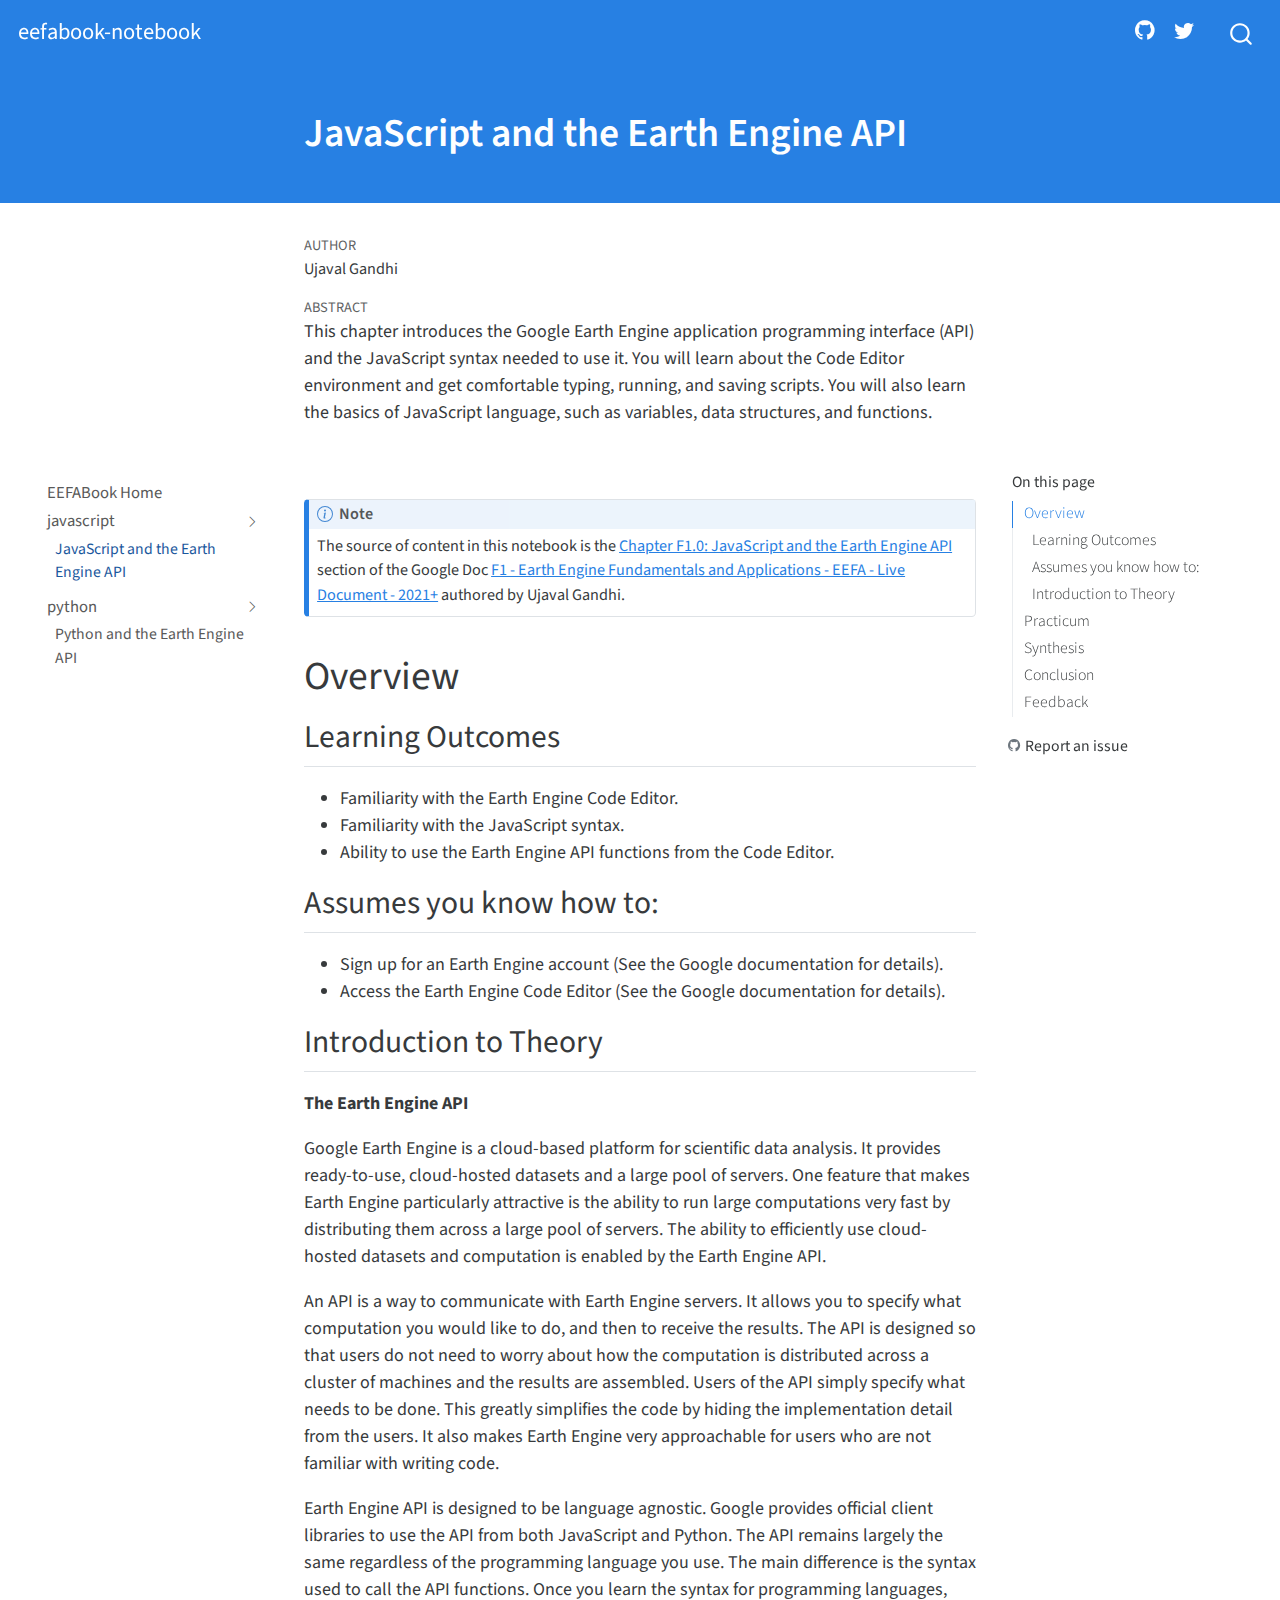
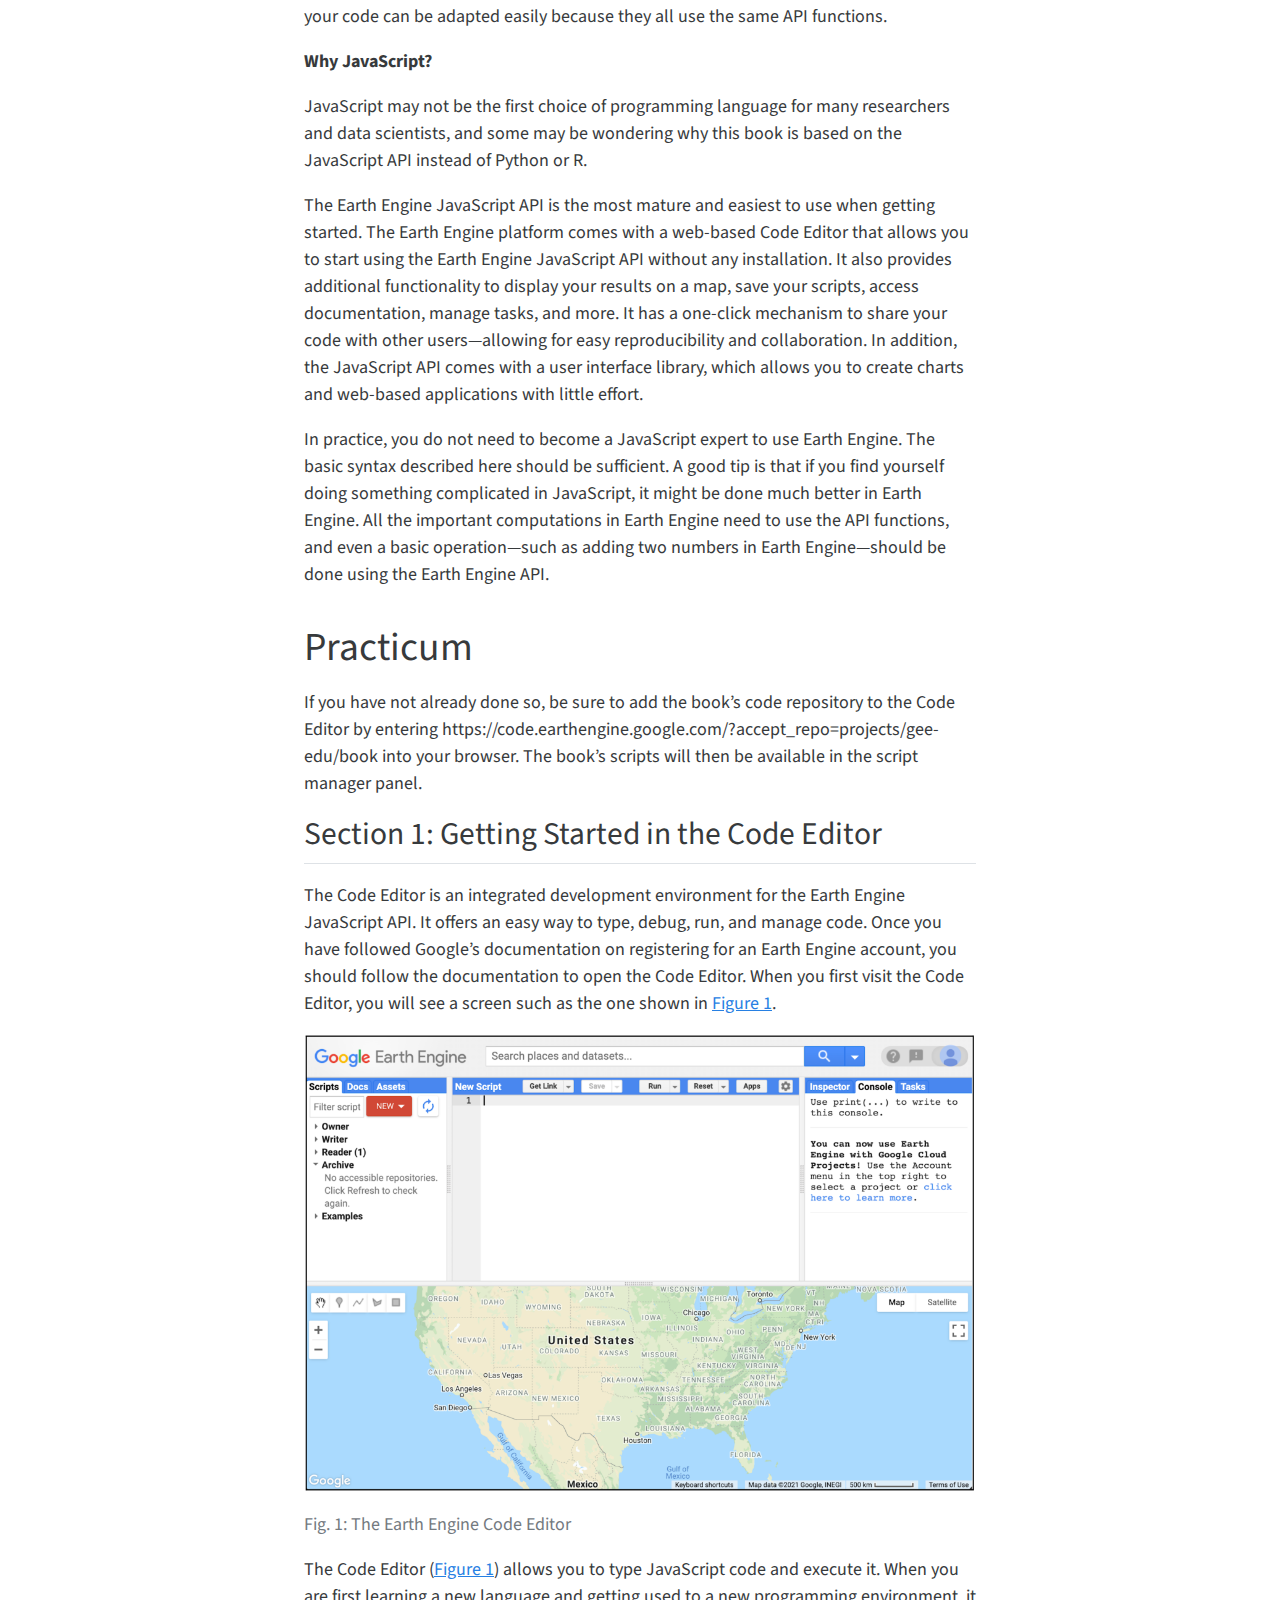
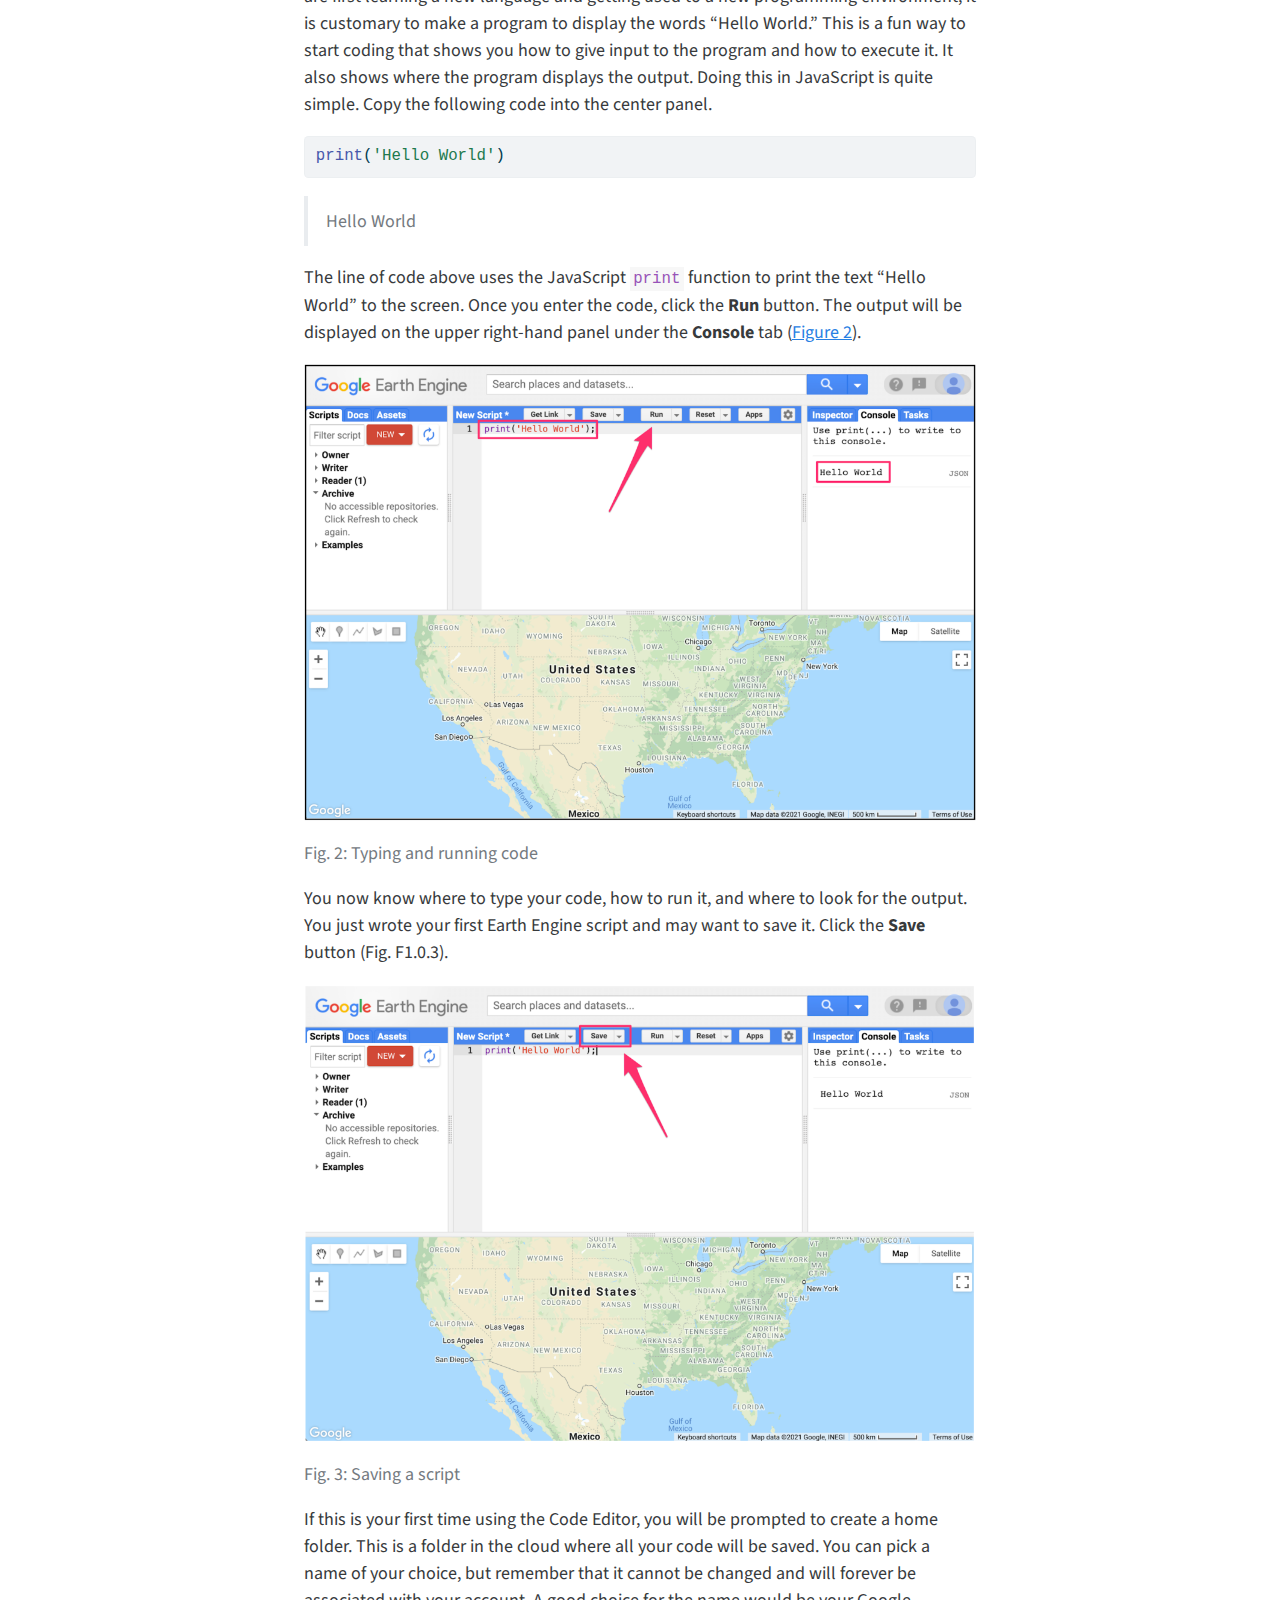
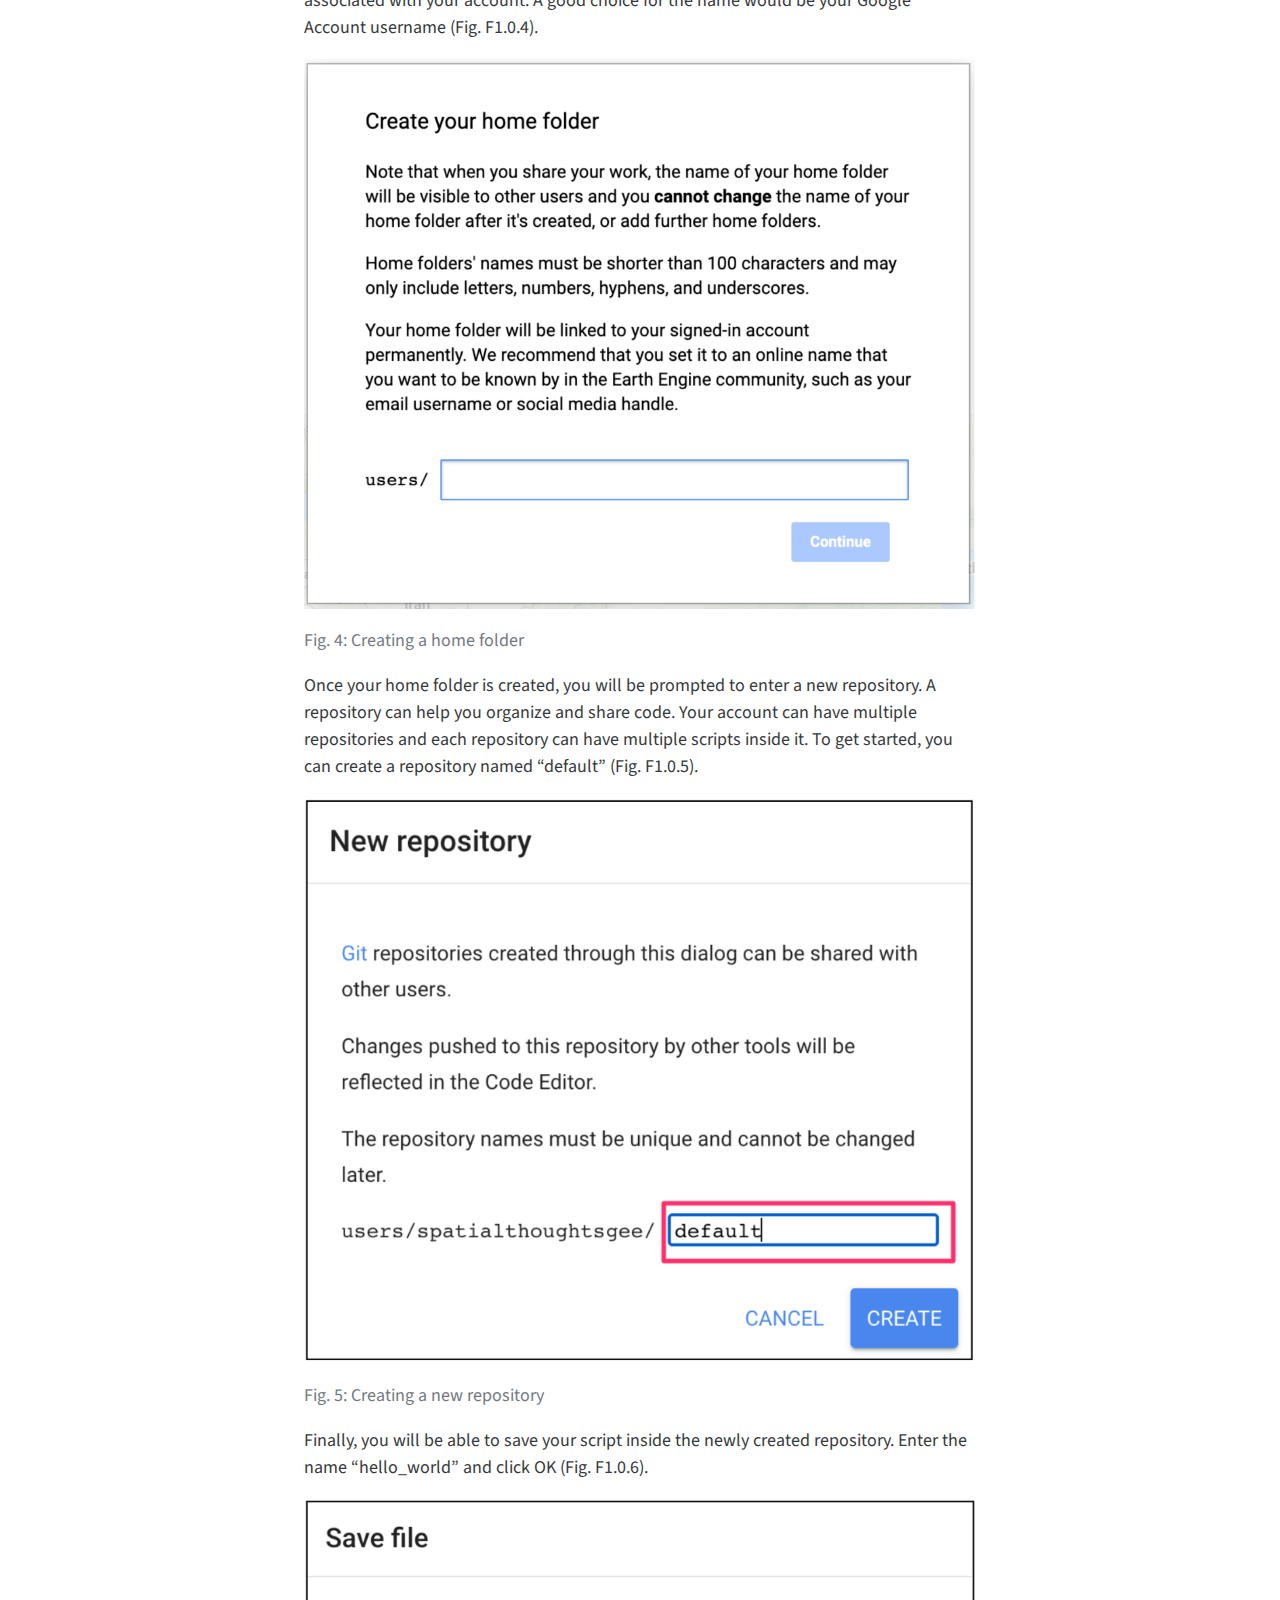
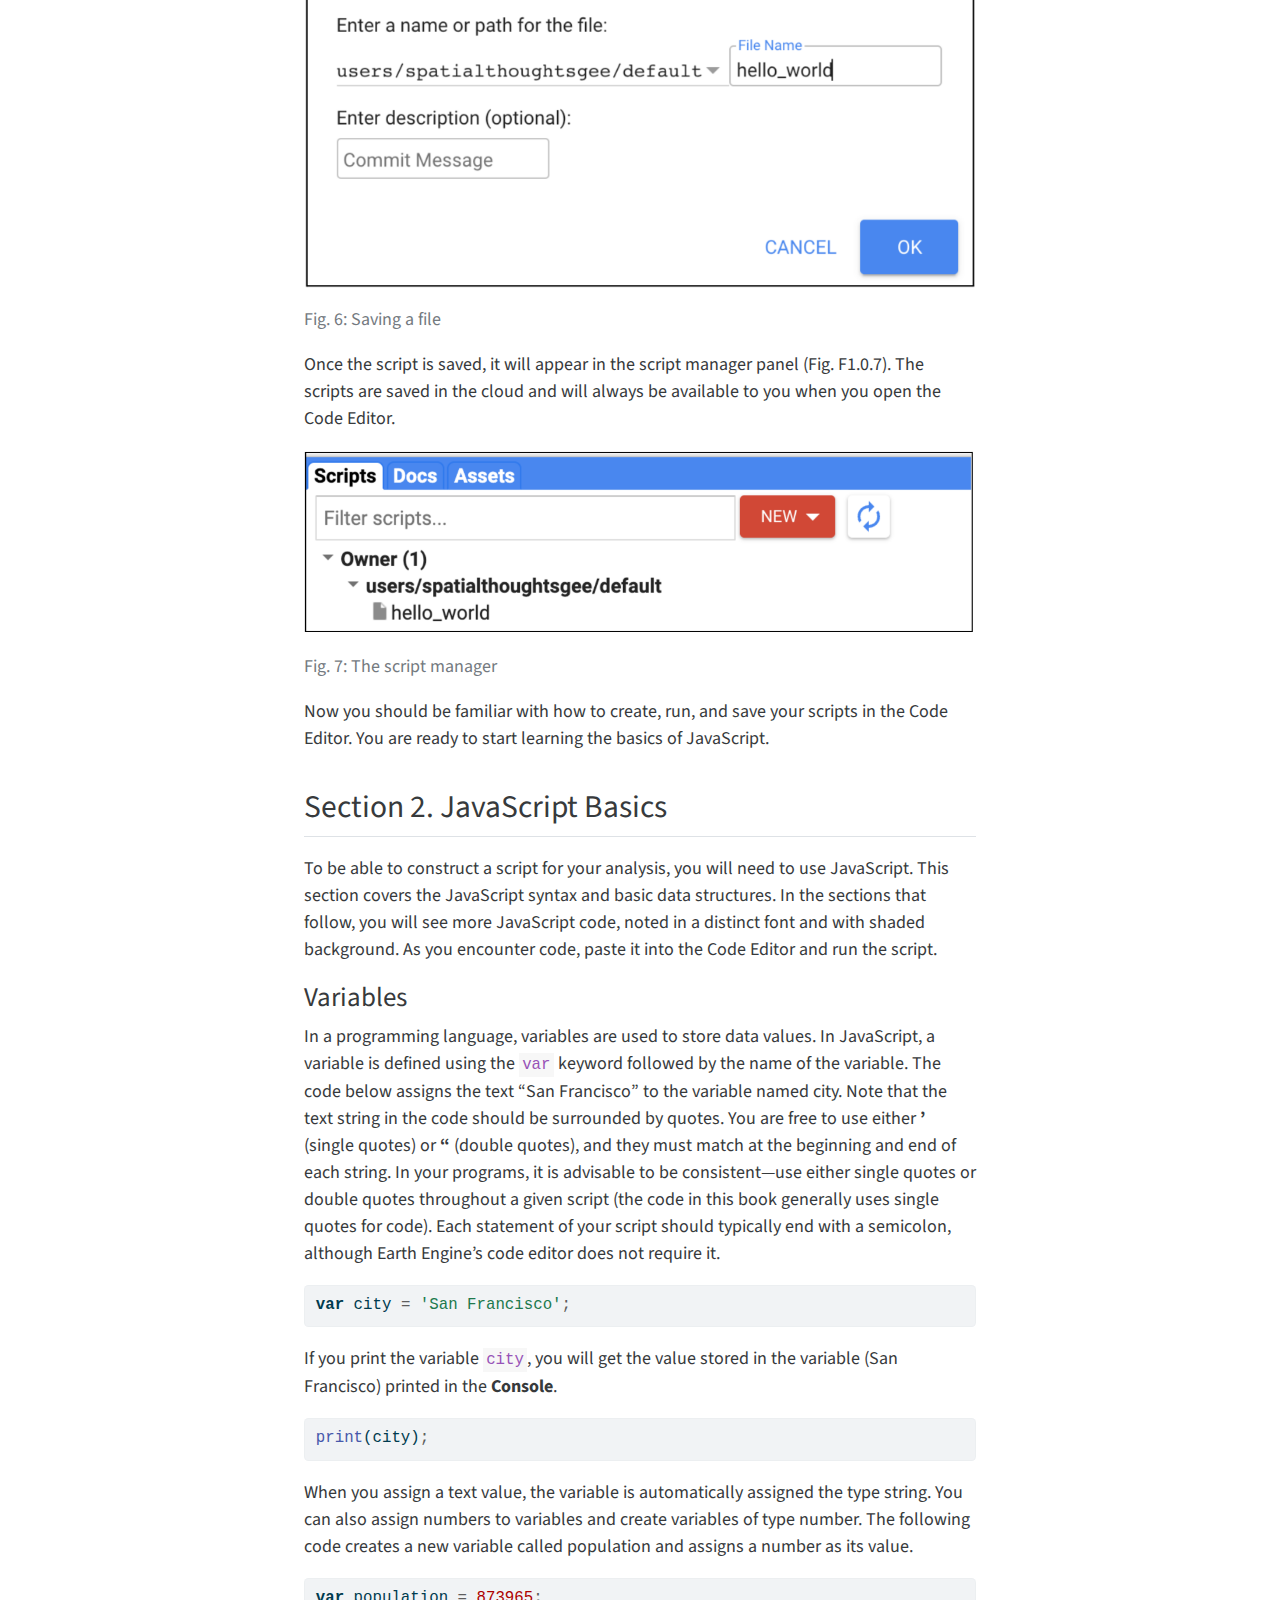
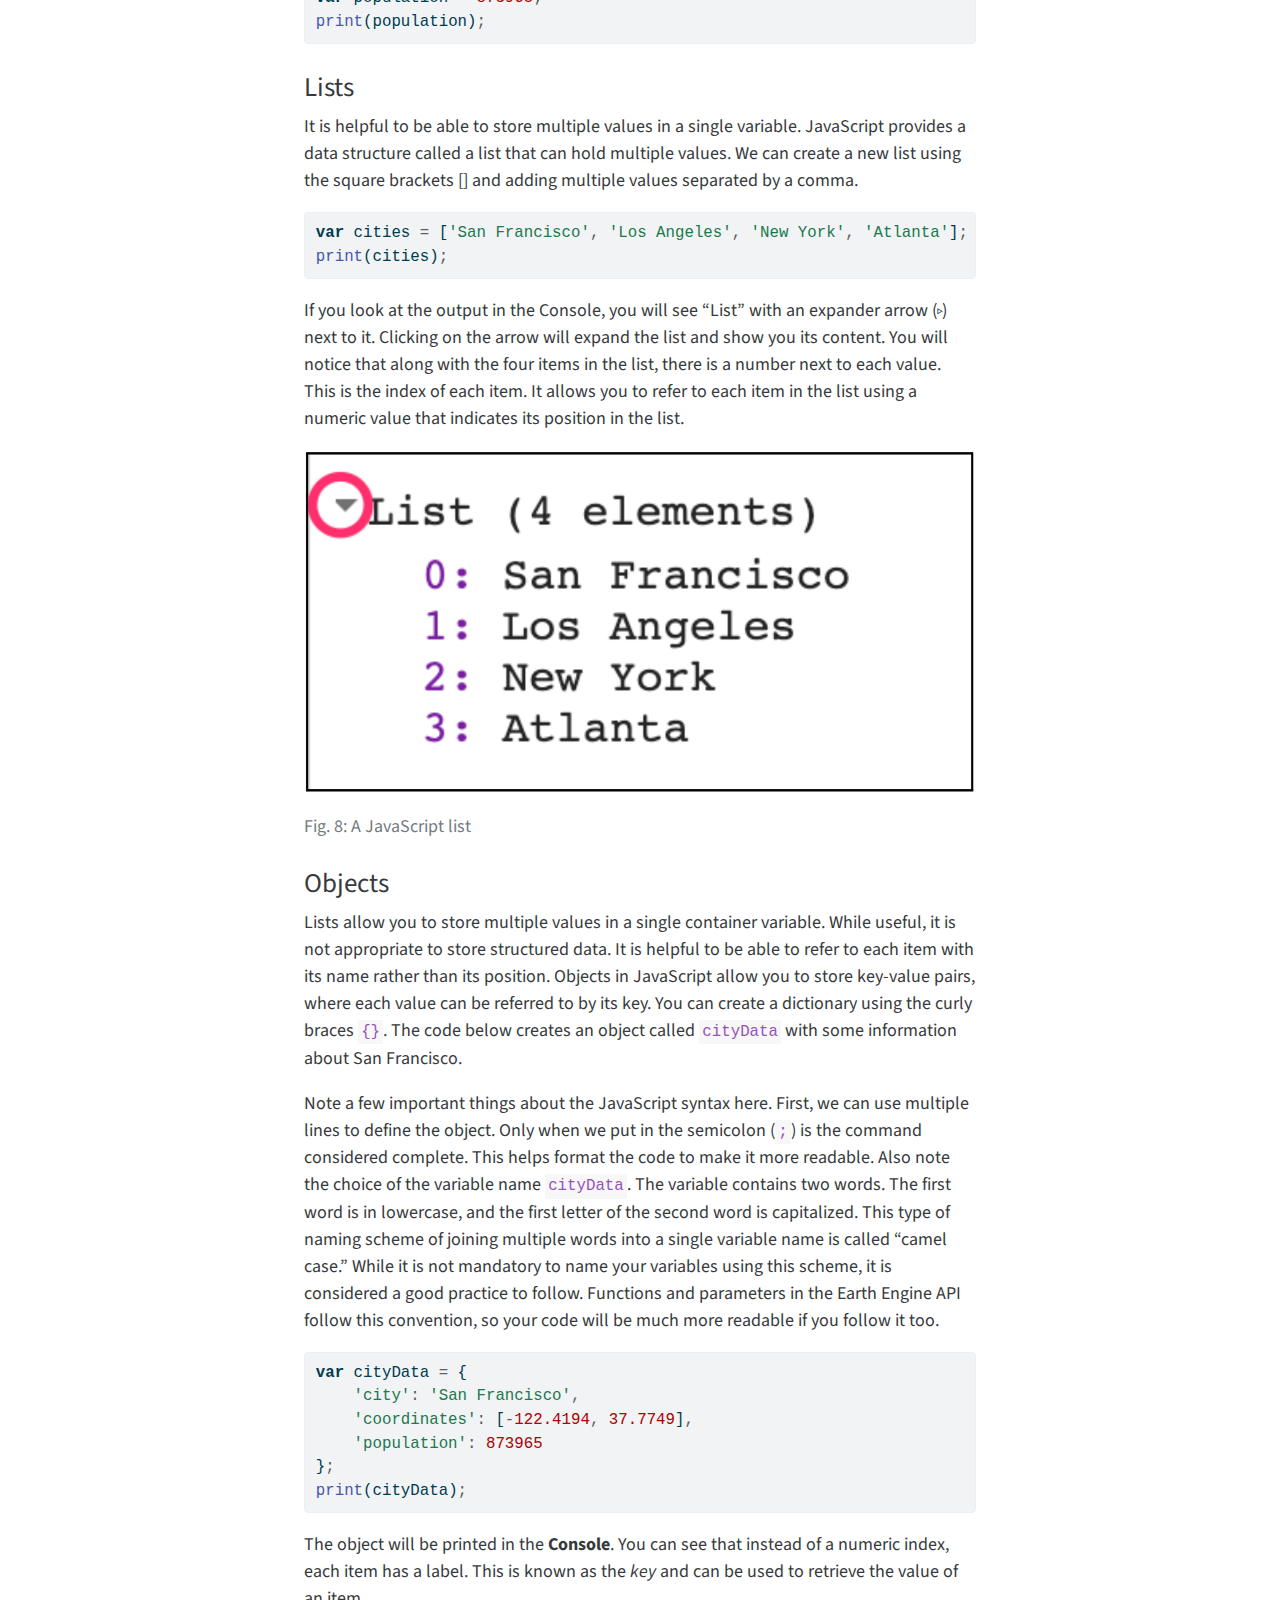
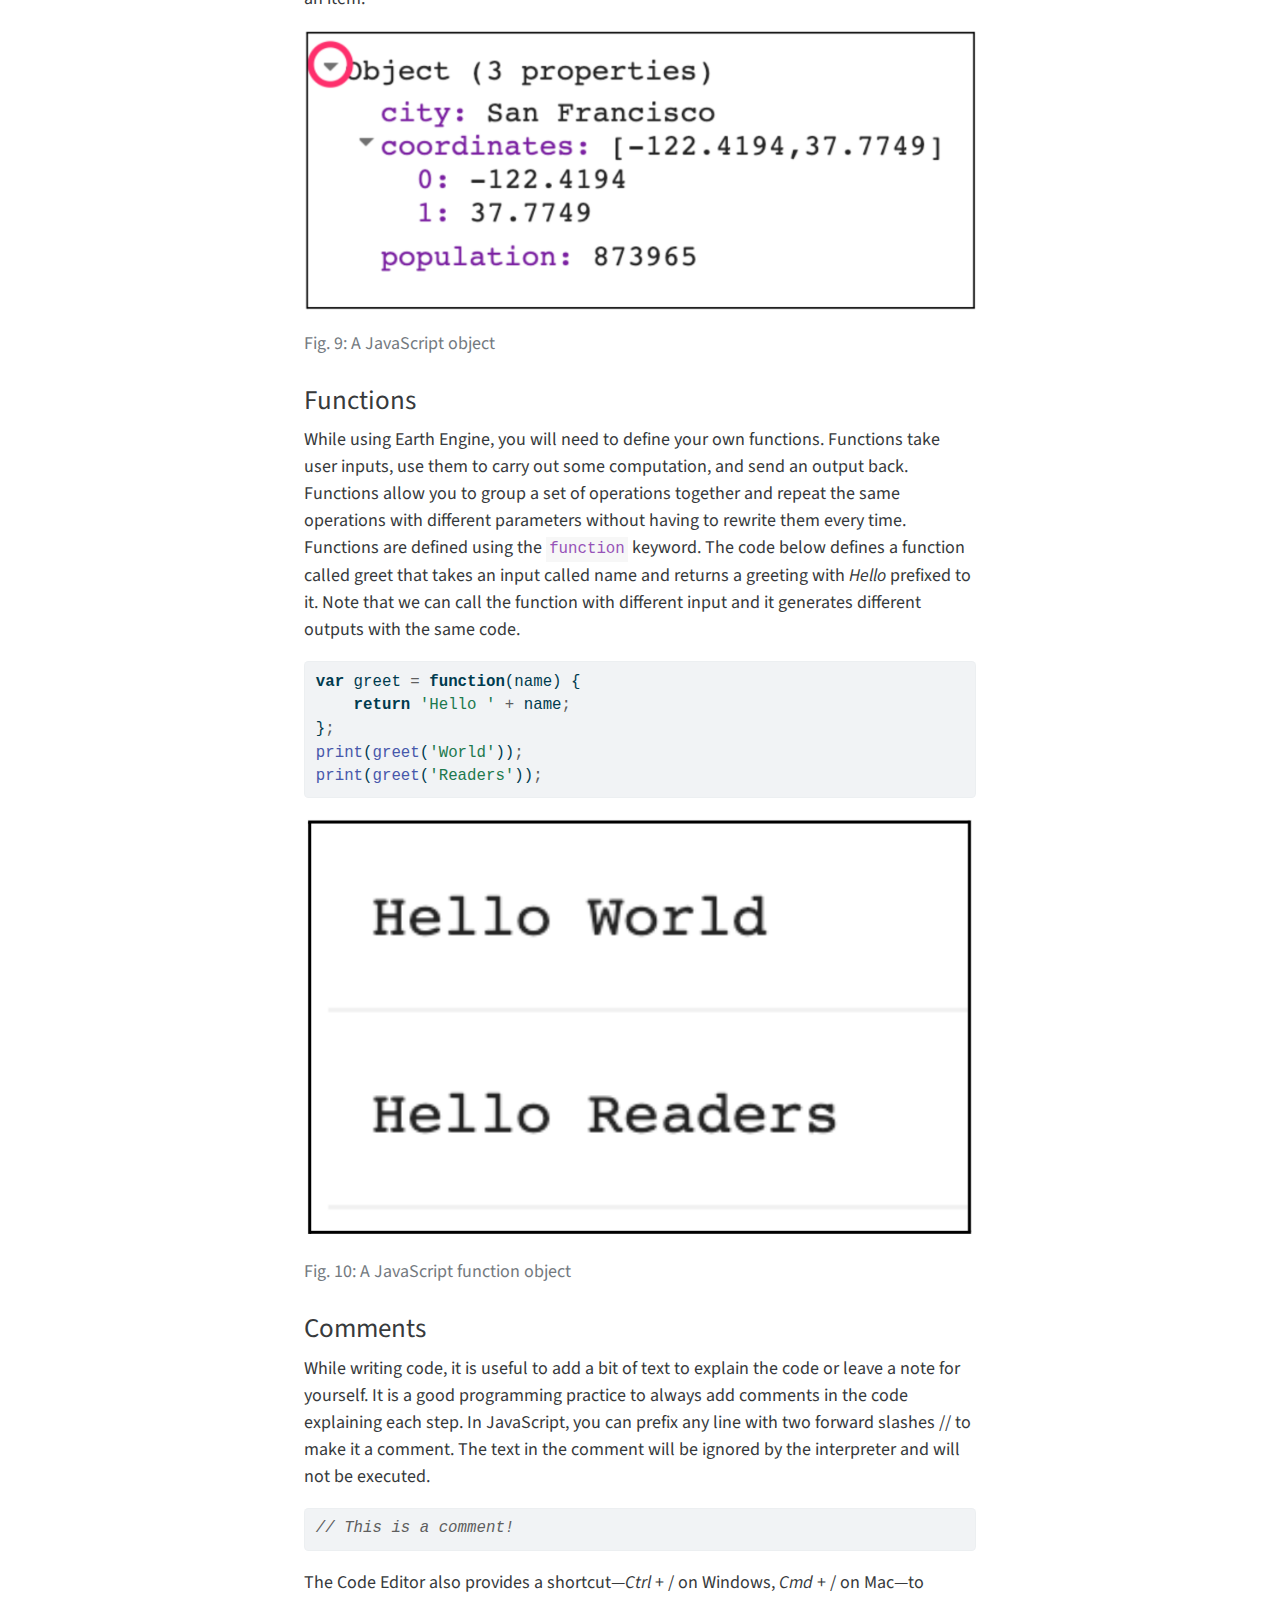
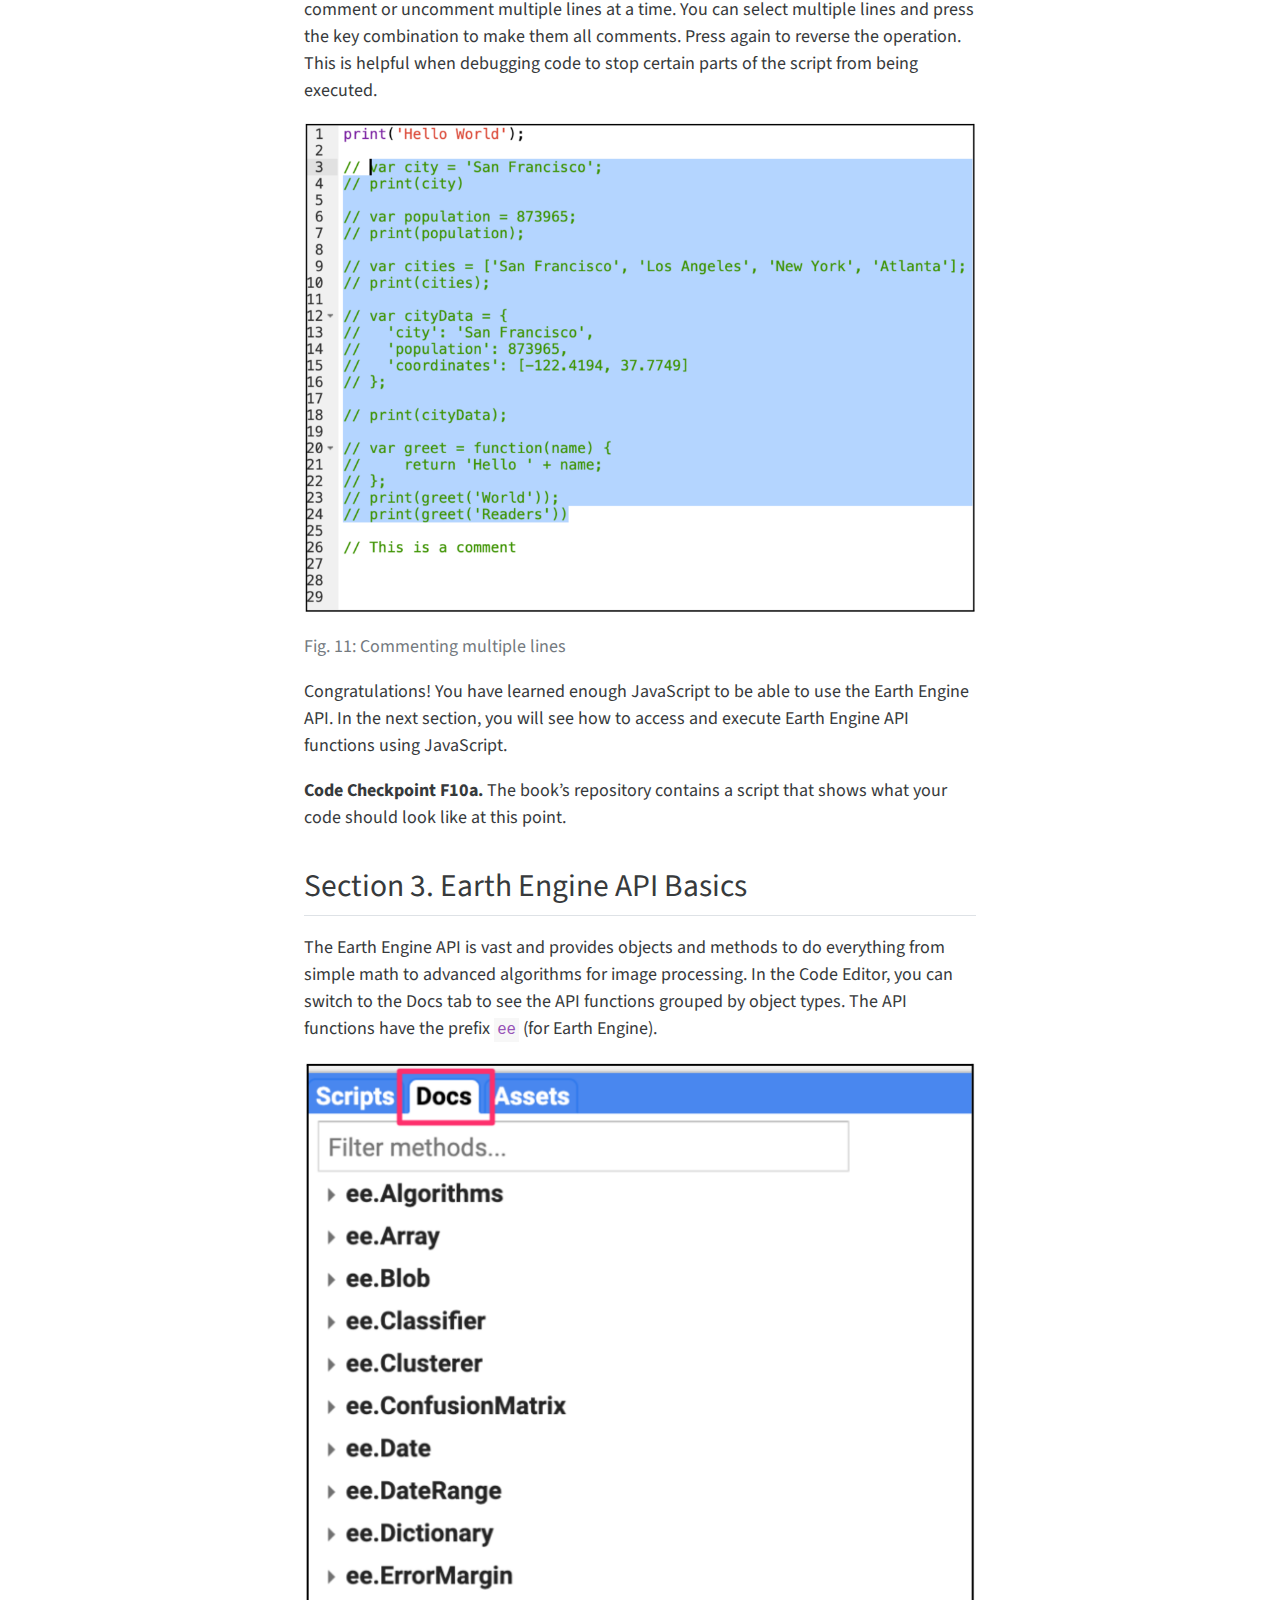
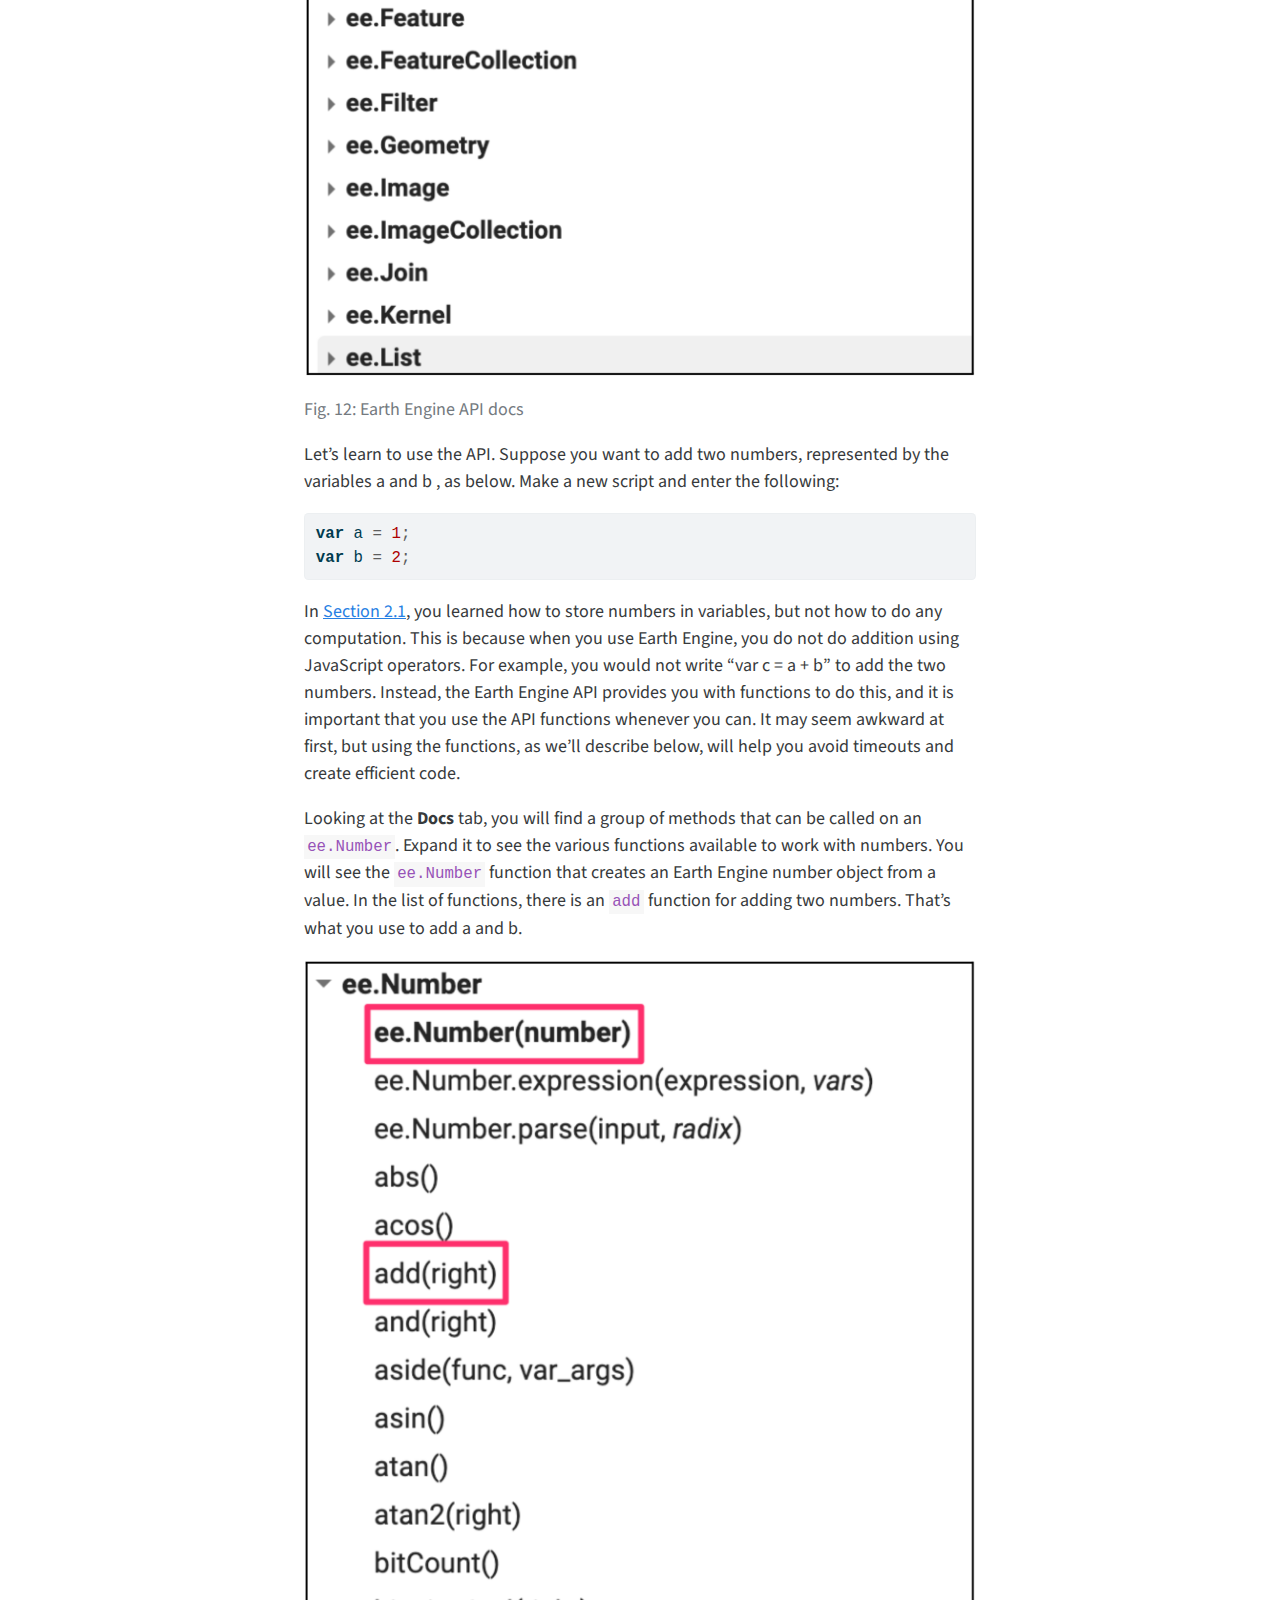
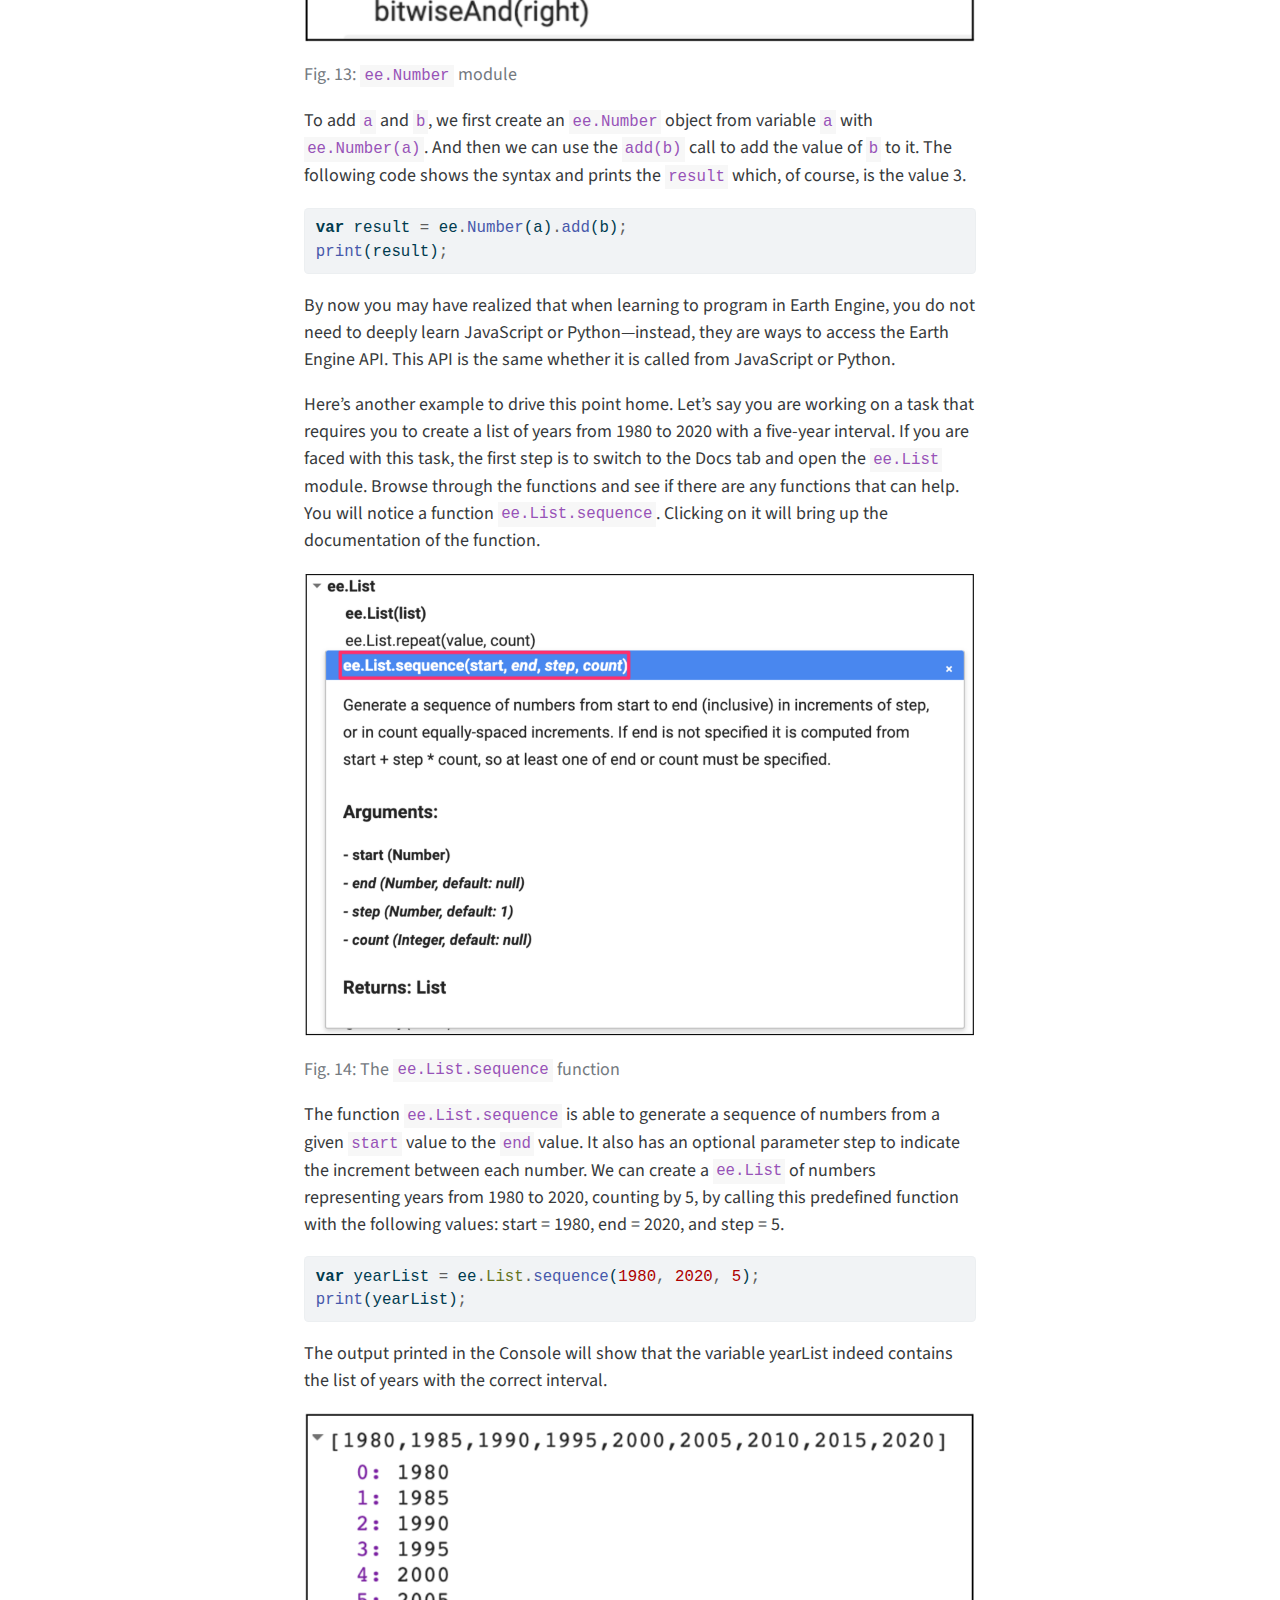
<file: javascript/f1.0.html>
<!DOCTYPE html>
<html xmlns="http://www.w3.org/1999/xhtml" lang="en" xml:lang="en"><head>

<meta charset="utf-8">
<meta name="generator" content="quarto-1.2.269">

<meta name="viewport" content="width=device-width, initial-scale=1.0, user-scalable=yes">

<meta name="author" content="Ujaval Gandhi">

<title>eefabook-notebook - JavaScript and the Earth Engine API</title>
<style>
code{white-space: pre-wrap;}
span.smallcaps{font-variant: small-caps;}
div.columns{display: flex; gap: min(4vw, 1.5em);}
div.column{flex: auto; overflow-x: auto;}
div.hanging-indent{margin-left: 1.5em; text-indent: -1.5em;}
ul.task-list{list-style: none;}
ul.task-list li input[type="checkbox"] {
  width: 0.8em;
  margin: 0 0.8em 0.2em -1.6em;
  vertical-align: middle;
}
pre > code.sourceCode { white-space: pre; position: relative; }
pre > code.sourceCode > span { display: inline-block; line-height: 1.25; }
pre > code.sourceCode > span:empty { height: 1.2em; }
.sourceCode { overflow: visible; }
code.sourceCode > span { color: inherit; text-decoration: inherit; }
div.sourceCode { margin: 1em 0; }
pre.sourceCode { margin: 0; }
@media screen {
div.sourceCode { overflow: auto; }
}
@media print {
pre > code.sourceCode { white-space: pre-wrap; }
pre > code.sourceCode > span { text-indent: -5em; padding-left: 5em; }
}
pre.numberSource code
  { counter-reset: source-line 0; }
pre.numberSource code > span
  { position: relative; left: -4em; counter-increment: source-line; }
pre.numberSource code > span > a:first-child::before
  { content: counter(source-line);
    position: relative; left: -1em; text-align: right; vertical-align: baseline;
    border: none; display: inline-block;
    -webkit-touch-callout: none; -webkit-user-select: none;
    -khtml-user-select: none; -moz-user-select: none;
    -ms-user-select: none; user-select: none;
    padding: 0 4px; width: 4em;
    color: #aaaaaa;
  }
pre.numberSource { margin-left: 3em; border-left: 1px solid #aaaaaa;  padding-left: 4px; }
div.sourceCode
  {   }
@media screen {
pre > code.sourceCode > span > a:first-child::before { text-decoration: underline; }
}
code span.al { color: #ff0000; font-weight: bold; } /* Alert */
code span.an { color: #60a0b0; font-weight: bold; font-style: italic; } /* Annotation */
code span.at { color: #7d9029; } /* Attribute */
code span.bn { color: #40a070; } /* BaseN */
code span.bu { color: #008000; } /* BuiltIn */
code span.cf { color: #007020; font-weight: bold; } /* ControlFlow */
code span.ch { color: #4070a0; } /* Char */
code span.cn { color: #880000; } /* Constant */
code span.co { color: #60a0b0; font-style: italic; } /* Comment */
code span.cv { color: #60a0b0; font-weight: bold; font-style: italic; } /* CommentVar */
code span.do { color: #ba2121; font-style: italic; } /* Documentation */
code span.dt { color: #902000; } /* DataType */
code span.dv { color: #40a070; } /* DecVal */
code span.er { color: #ff0000; font-weight: bold; } /* Error */
code span.ex { } /* Extension */
code span.fl { color: #40a070; } /* Float */
code span.fu { color: #06287e; } /* Function */
code span.im { color: #008000; font-weight: bold; } /* Import */
code span.in { color: #60a0b0; font-weight: bold; font-style: italic; } /* Information */
code span.kw { color: #007020; font-weight: bold; } /* Keyword */
code span.op { color: #666666; } /* Operator */
code span.ot { color: #007020; } /* Other */
code span.pp { color: #bc7a00; } /* Preprocessor */
code span.sc { color: #4070a0; } /* SpecialChar */
code span.ss { color: #bb6688; } /* SpecialString */
code span.st { color: #4070a0; } /* String */
code span.va { color: #19177c; } /* Variable */
code span.vs { color: #4070a0; } /* VerbatimString */
code span.wa { color: #60a0b0; font-weight: bold; font-style: italic; } /* Warning */
</style>


<script src="../site_libs/quarto-nav/quarto-nav.js"></script>
<script src="../site_libs/quarto-nav/headroom.min.js"></script>
<script src="../site_libs/clipboard/clipboard.min.js"></script>
<script src="../site_libs/quarto-search/autocomplete.umd.js"></script>
<script src="../site_libs/quarto-search/fuse.min.js"></script>
<script src="../site_libs/quarto-search/quarto-search.js"></script>
<meta name="quarto:offset" content="../">
<script src="../site_libs/quarto-html/quarto.js"></script>
<script src="../site_libs/quarto-html/popper.min.js"></script>
<script src="../site_libs/quarto-html/tippy.umd.min.js"></script>
<script src="../site_libs/quarto-html/anchor.min.js"></script>
<link href="../site_libs/quarto-html/tippy.css" rel="stylesheet">
<link href="../site_libs/quarto-html/quarto-syntax-highlighting.css" rel="stylesheet" id="quarto-text-highlighting-styles">
<script src="../site_libs/bootstrap/bootstrap.min.js"></script>
<link href="../site_libs/bootstrap/bootstrap-icons.css" rel="stylesheet">
<link href="../site_libs/bootstrap/bootstrap.min.css" rel="stylesheet" id="quarto-bootstrap" data-mode="light">
<script id="quarto-search-options" type="application/json">{
  "location": "navbar",
  "copy-button": false,
  "collapse-after": 3,
  "panel-placement": "end",
  "type": "overlay",
  "limit": 20,
  "language": {
    "search-no-results-text": "No results",
    "search-matching-documents-text": "matching documents",
    "search-copy-link-title": "Copy link to search",
    "search-hide-matches-text": "Hide additional matches",
    "search-more-match-text": "more match in this document",
    "search-more-matches-text": "more matches in this document",
    "search-clear-button-title": "Clear",
    "search-detached-cancel-button-title": "Cancel",
    "search-submit-button-title": "Submit"
  }
}</script>


<link rel="stylesheet" href="../styles.css">
<meta property="og:title" content="eefabook-notebook - JavaScript and the Earth Engine API">
<meta property="og:description" content="This chapter introduces the Google Earth Engine application programming interface (API) and the JavaScript syntax needed to use it.">
<meta property="og:site-name" content="eefabook-notebook">
<meta name="twitter:title" content="eefabook-notebook - JavaScript and the Earth Engine API">
<meta name="twitter:description" content="This chapter introduces the Google Earth Engine application programming interface (API) and the JavaScript syntax needed to use it.">
<meta name="twitter:card" content="summary">
</head>

<body class="nav-sidebar floating nav-fixed">

<div id="quarto-search-results"></div>
  <header id="quarto-header" class="headroom fixed-top">
    <nav class="navbar navbar-expand-lg navbar-dark ">
      <div class="navbar-container container-fluid">
      <div class="navbar-brand-container">
    <a class="navbar-brand" href="../index.html">
    <span class="navbar-title">eefabook-notebook</span>
    </a>
  </div>
          <button class="navbar-toggler" type="button" data-bs-toggle="collapse" data-bs-target="#navbarCollapse" aria-controls="navbarCollapse" aria-expanded="false" aria-label="Toggle navigation" onclick="if (window.quartoToggleHeadroom) { window.quartoToggleHeadroom(); }">
  <span class="navbar-toggler-icon"></span>
</button>
          <div class="collapse navbar-collapse" id="navbarCollapse">
            <ul class="navbar-nav navbar-nav-scroll ms-auto">
  <li class="nav-item compact">
    <a class="nav-link" href="https://github.com/EEFAbook/eefabook-notebook"><i class="bi bi-github" role="img">
</i> 
 <span class="menu-text"></span></a>
  </li>  
  <li class="nav-item compact">
    <a class="nav-link" href="https://twitter.com/eefabook"><i class="bi bi-twitter" role="img">
</i> 
 <span class="menu-text"></span></a>
  </li>  
</ul>
              <div id="quarto-search" class="" title="Search"></div>
          </div> <!-- /navcollapse -->
      </div> <!-- /container-fluid -->
    </nav>
  <nav class="quarto-secondary-nav" data-bs-toggle="collapse" data-bs-target="#quarto-sidebar" aria-controls="quarto-sidebar" aria-expanded="false" aria-label="Toggle sidebar navigation" onclick="if (window.quartoToggleHeadroom) { window.quartoToggleHeadroom(); }">
    <div class="container-fluid d-flex justify-content-between">
      <h1 class="quarto-secondary-nav-title">JavaScript and the Earth Engine API</h1>
      <button type="button" class="quarto-btn-toggle btn" aria-label="Show secondary navigation">
        <i class="bi bi-chevron-right"></i>
      </button>
    </div>
  </nav>
</header>
<!-- content -->
<header id="title-block-header" class="quarto-title-block default page-columns page-full">
  <div class="quarto-title-banner page-columns page-full">
    <div class="quarto-title column-body">
      <h1 class="title d-none d-lg-block">JavaScript and the Earth Engine API</h1>
                      </div>
  </div>
    
  
  <div class="quarto-title-meta">

      <div>
      <div class="quarto-title-meta-heading">Author</div>
      <div class="quarto-title-meta-contents">
               <p>Ujaval Gandhi </p>
            </div>
    </div>
      
    
      
    </div>
    
  <div>
    <div class="abstract">
      <div class="abstract-title">Abstract</div>
      This chapter introduces the Google Earth Engine application programming interface (API) and the JavaScript syntax needed to use it. You will learn about the Code Editor environment and get comfortable typing, running, and saving scripts. You will also learn the basics of JavaScript language, such as variables, data structures, and functions.
    </div>
  </div>
  
  </header><div id="quarto-content" class="quarto-container page-columns page-rows-contents page-layout-article page-navbar">
<!-- sidebar -->
  <nav id="quarto-sidebar" class="sidebar collapse sidebar-navigation floating overflow-auto">
    <div class="sidebar-menu-container"> 
    <ul class="list-unstyled mt-1">
        <li class="sidebar-item">
  <div class="sidebar-item-container"> 
  <a href="../index.html" class="sidebar-item-text sidebar-link">EEFABook Home</a>
  </div>
</li>
        <li class="sidebar-item sidebar-item-section">
      <div class="sidebar-item-container"> 
            <a class="sidebar-item-text sidebar-link text-start" data-bs-toggle="collapse" data-bs-target="#quarto-sidebar-section-1" aria-expanded="true">javascript</a>
          <a class="sidebar-item-toggle text-start" data-bs-toggle="collapse" data-bs-target="#quarto-sidebar-section-1" aria-expanded="true">
            <i class="bi bi-chevron-right ms-2"></i>
          </a> 
      </div>
      <ul id="quarto-sidebar-section-1" class="collapse list-unstyled sidebar-section depth1 show">  
          <li class="sidebar-item">
  <div class="sidebar-item-container"> 
  <a href="../javascript/f1.0.html" class="sidebar-item-text sidebar-link active">JavaScript and the Earth Engine API</a>
  </div>
</li>
      </ul>
  </li>
        <li class="sidebar-item sidebar-item-section">
      <div class="sidebar-item-container"> 
            <a class="sidebar-item-text sidebar-link text-start" data-bs-toggle="collapse" data-bs-target="#quarto-sidebar-section-2" aria-expanded="true">python</a>
          <a class="sidebar-item-toggle text-start" data-bs-toggle="collapse" data-bs-target="#quarto-sidebar-section-2" aria-expanded="true">
            <i class="bi bi-chevron-right ms-2"></i>
          </a> 
      </div>
      <ul id="quarto-sidebar-section-2" class="collapse list-unstyled sidebar-section depth1 show">  
          <li class="sidebar-item">
  <div class="sidebar-item-container"> 
  <a href="../python/f1.0.html" class="sidebar-item-text sidebar-link">Python and the Earth Engine API</a>
  </div>
</li>
      </ul>
  </li>
    </ul>
    </div>
</nav>
<!-- margin-sidebar -->
    <div id="quarto-margin-sidebar" class="sidebar margin-sidebar">
        <nav id="TOC" role="doc-toc" class="toc-active">
    <h2 id="toc-title">On this page</h2>
   
  <ul class="collapse">
  <li><a href="#overview" id="toc-overview" class="nav-link active" data-scroll-target="#overview">Overview</a>
  <ul class="collapse">
  <li><a href="#learning-outcomes" id="toc-learning-outcomes" class="nav-link" data-scroll-target="#learning-outcomes">Learning Outcomes</a></li>
  <li><a href="#assumes-you-know-how-to" id="toc-assumes-you-know-how-to" class="nav-link" data-scroll-target="#assumes-you-know-how-to">Assumes you know how to:</a></li>
  <li><a href="#introduction-to-theory" id="toc-introduction-to-theory" class="nav-link" data-scroll-target="#introduction-to-theory">Introduction to Theory</a></li>
  </ul></li>
  <li><a href="#practicum" id="toc-practicum" class="nav-link" data-scroll-target="#practicum">Practicum</a>
  <ul class="collapse">
  <li><a href="#sec-get-started-code-editor" id="toc-sec-get-started-code-editor" class="nav-link" data-scroll-target="#sec-get-started-code-editor">Section 1: Getting Started in the Code Editor</a></li>
  <li><a href="#section-2.-javascript-basics" id="toc-section-2.-javascript-basics" class="nav-link" data-scroll-target="#section-2.-javascript-basics">Section 2. JavaScript Basics</a></li>
  <li><a href="#section-3.-earth-engine-api-basics" id="toc-section-3.-earth-engine-api-basics" class="nav-link" data-scroll-target="#section-3.-earth-engine-api-basics">Section 3. Earth Engine API Basics</a></li>
  </ul></li>
  <li><a href="#synthesis" id="toc-synthesis" class="nav-link" data-scroll-target="#synthesis">Synthesis</a></li>
  <li><a href="#conclusion" id="toc-conclusion" class="nav-link" data-scroll-target="#conclusion">Conclusion</a></li>
  <li><a href="#feedback" id="toc-feedback" class="nav-link" data-scroll-target="#feedback">Feedback</a></li>
  </ul>
<div class="toc-actions"><div><i class="bi bi-github"></i></div><div class="action-links"><p><a href="https://github.com/EEFAbook/eefabook-notebook/issues/new" class="toc-action">Report an issue</a></p></div></div></nav>
    </div>
<!-- main -->
<main class="content quarto-banner-title-block" id="quarto-document-content">




<!-- WARNING: THIS FILE WAS AUTOGENERATED! DO NOT EDIT! -->
<div class="callout-note callout callout-style-default callout-captioned">
<div class="callout-header d-flex align-content-center">
<div class="callout-icon-container">
<i class="callout-icon"></i>
</div>
<div class="callout-caption-container flex-fill">
Note
</div>
</div>
<div class="callout-body-container callout-body">
<p>The source of content in this notebook is the <a href="https://docs.google.com/document/d/1dLSaGXlAnI0jK6LAB6F-gQLBA30NTT0pz1tovHfOmvI/edit#heading=h.rafy9tochpd2">Chapter F1.0: JavaScript and the Earth Engine API</a> section of the Google Doc <a href="https://docs.google.com/document/d/1dLSaGXlAnI0jK6LAB6F-gQLBA30NTT0pz1tovHfOmvI/edit#heading=h.2md7h24jb6sj">F1 - Earth Engine Fundamentals and Applications - EEFA - Live Document - 2021+</a> authored by Ujaval Gandhi.</p>
</div>
</div>
<section id="overview" class="level1">
<h1>Overview</h1>
<section id="learning-outcomes" class="level2">
<h2 class="anchored" data-anchor-id="learning-outcomes">Learning Outcomes</h2>
<ul>
<li>Familiarity with the Earth Engine Code Editor.</li>
<li>Familiarity with the JavaScript syntax.</li>
<li>Ability to use the Earth Engine API functions from the Code Editor.</li>
</ul>
</section>
<section id="assumes-you-know-how-to" class="level2">
<h2 class="anchored" data-anchor-id="assumes-you-know-how-to">Assumes you know how to:</h2>
<ul>
<li>Sign up for an Earth Engine account (See the Google documentation for details).</li>
<li>Access the Earth Engine Code Editor (See the Google documentation for details).</li>
</ul>
</section>
<section id="introduction-to-theory" class="level2">
<h2 class="anchored" data-anchor-id="introduction-to-theory">Introduction to Theory</h2>
<p><strong>The Earth Engine API</strong></p>
<p>Google Earth Engine is a cloud-based platform for scientific data analysis. It provides ready-to-use, cloud-hosted datasets and a large pool of servers. One feature that makes Earth Engine particularly attractive is the ability to run large computations very fast by distributing them across a large pool of servers. The ability to efficiently use cloud-hosted datasets and computation is enabled by the Earth Engine API.</p>
<p>An API is a way to communicate with Earth Engine servers. It allows you to specify what computation you would like to do, and then to receive the results. The API is designed so that users do not need to worry about how the computation is distributed across a cluster of machines and the results are assembled. Users of the API simply specify what needs to be done. This greatly simplifies the code by hiding the implementation detail from the users. It also makes Earth Engine very approachable for users who are not familiar with writing code.</p>
<p>Earth Engine API is designed to be language agnostic. Google provides official client libraries to use the API from both JavaScript and Python. The API remains largely the same regardless of the programming language you use. The main difference is the syntax used to call the API functions. Once you learn the syntax for programming languages, your code can be adapted easily because they all use the same API functions.</p>
<p><strong>Why JavaScript?</strong></p>
<p>JavaScript may not be the first choice of programming language for many researchers and data scientists, and some may be wondering why this book is based on the JavaScript API instead of Python or R.</p>
<p>The Earth Engine JavaScript API is the most mature and easiest to use when getting started. The Earth Engine platform comes with a web-based Code Editor that allows you to start using the Earth Engine JavaScript API without any installation. It also provides additional functionality to display your results on a map, save your scripts, access documentation, manage tasks, and more. It has a one-click mechanism to share your code with other users—allowing for easy reproducibility and collaboration. In addition, the JavaScript API comes with a user interface library, which allows you to create charts and web-based applications with little effort.</p>
<p>In practice, you do not need to become a JavaScript expert to use Earth Engine. The basic syntax described here should be sufficient. A good tip is that if you find yourself doing something complicated in JavaScript, it might be done much better in Earth Engine. All the important computations in Earth Engine need to use the API functions, and even a basic operation—such as adding two numbers in Earth Engine—should be done using the Earth Engine API.</p>
</section>
</section>
<section id="practicum" class="level1">
<h1>Practicum</h1>
<p>If you have not already done so, be sure to add the book’s code repository to the Code Editor by entering https://code.earthengine.google.com/?accept_repo=projects/gee-edu/book into your browser. The book’s scripts will then be available in the script manager panel.</p>
<section id="sec-get-started-code-editor" class="level2">
<h2 class="anchored" data-anchor-id="sec-get-started-code-editor">Section 1: Getting Started in the Code Editor</h2>
<p>The Code Editor is an integrated development environment for the Earth Engine JavaScript API. It offers an easy way to type, debug, run, and manage code. Once you have followed Google’s documentation on registering for an Earth Engine account, you should follow the documentation to open the Code Editor. When you first visit the Code Editor, you will see a screen such as the one shown in <a href="#fig-code-editor">Figure&nbsp;1</a>.</p>
<div id="fig-code-editor" class="quarto-figure quarto-figure-center anchored">
<figure class="figure">
<p><img src="../images/earth_engine_code_editor.png" class="img-fluid figure-img"></p>
<p></p><figcaption class="figure-caption">Fig.&nbsp;1: The Earth Engine Code Editor</figcaption><p></p>
</figure>
</div>
<p>The Code Editor (<a href="#fig-code-editor">Figure&nbsp;1</a>) allows you to type JavaScript code and execute it. When you are first learning a new language and getting used to a new programming environment, it is customary to make a program to display the words “Hello World.” This is a fun way to start coding that shows you how to give input to the program and how to execute it. It also shows where the program displays the output. Doing this in JavaScript is quite simple. Copy the following code into the center panel.</p>
<div class="sourceCode" id="cb1"><pre class="sourceCode javascript code-with-copy"><code class="sourceCode javascript"><span id="cb1-1"><a href="#cb1-1" aria-hidden="true" tabindex="-1"></a><span class="fu">print</span>(<span class="st">'Hello World'</span>)</span></code><button title="Copy to Clipboard" class="code-copy-button"><i class="bi"></i></button></pre></div>
<blockquote class="blockquote">
<p>Hello World</p>
</blockquote>
<p>The line of code above uses the JavaScript <code>print</code> function to print the text “Hello World” to the screen. Once you enter the code, click the <strong>Run</strong> button. The output will be displayed on the upper right-hand panel under the <strong>Console</strong> tab (<a href="#fig-typing-running-code">Figure&nbsp;2</a>).</p>
<div id="fig-typing-running-code" class="quarto-figure quarto-figure-center anchored">
<figure class="figure">
<p><img src="../images/typing_and_running_code.png" class="img-fluid figure-img"></p>
<p></p><figcaption class="figure-caption">Fig.&nbsp;2: Typing and running code</figcaption><p></p>
</figure>
</div>
<p>You now know where to type your code, how to run it, and where to look for the output. You just wrote your first Earth Engine script and may want to save it. Click the <strong>Save</strong> button (Fig. F1.0.3).</p>
<div id="fig-code-editor-save" class="quarto-figure quarto-figure-center anchored">
<figure class="figure">
<p><img src="../images/code_editor_save.png" class="img-fluid figure-img"></p>
<p></p><figcaption class="figure-caption">Fig.&nbsp;3: Saving a script</figcaption><p></p>
</figure>
</div>
<p>If this is your first time using the Code Editor, you will be prompted to create a home folder. This is a folder in the cloud where all your code will be saved. You can pick a name of your choice, but remember that it cannot be changed and will forever be associated with your account. A good choice for the name would be your Google Account username (Fig. F1.0.4).</p>
<div id="fig-create-home-folder" class="quarto-figure quarto-figure-center anchored">
<figure class="figure">
<p><img src="../images/create_home_folder.png" class="img-fluid figure-img"></p>
<p></p><figcaption class="figure-caption">Fig.&nbsp;4: Creating a home folder</figcaption><p></p>
</figure>
</div>
<p>Once your home folder is created, you will be prompted to enter a new repository. A repository can help you organize and share code. Your account can have multiple repositories and each repository can have multiple scripts inside it. To get started, you can create a repository named “default” (Fig. F1.0.5).</p>
<div id="fig-create-new-repo" class="quarto-figure quarto-figure-center anchored">
<figure class="figure">
<p><img src="../images/create_new_repo.png" class="img-fluid figure-img"></p>
<p></p><figcaption class="figure-caption">Fig.&nbsp;5: Creating a new repository</figcaption><p></p>
</figure>
</div>
<p>Finally, you will be able to save your script inside the newly created repository. Enter the name “hello_world” and click OK (Fig. F1.0.6).</p>
<div id="fig-code-editor-save-file" class="quarto-figure quarto-figure-center anchored">
<figure class="figure">
<p><img src="../images/code-editor-save-file.png" class="img-fluid figure-img"></p>
<p></p><figcaption class="figure-caption">Fig.&nbsp;6: Saving a file</figcaption><p></p>
</figure>
</div>
<p>Once the script is saved, it will appear in the script manager panel (Fig. F1.0.7). The scripts are saved in the cloud and will always be available to you when you open the Code Editor.</p>
<div id="fig-code-editor-script-manager" class="quarto-figure quarto-figure-center anchored">
<figure class="figure">
<p><img src="../images/code_editor_script_manager.png" class="img-fluid figure-img"></p>
<p></p><figcaption class="figure-caption">Fig.&nbsp;7: The script manager</figcaption><p></p>
</figure>
</div>
<p>Now you should be familiar with how to create, run, and save your scripts in the Code Editor. You are ready to start learning the basics of JavaScript.</p>
</section>
<section id="section-2.-javascript-basics" class="level2">
<h2 class="anchored" data-anchor-id="section-2.-javascript-basics">Section 2. JavaScript Basics</h2>
<p>To be able to construct a script for your analysis, you will need to use JavaScript. This section covers the JavaScript syntax and basic data structures. In the sections that follow, you will see more JavaScript code, noted in a distinct font and with shaded background. As you encounter code, paste it into the Code Editor and run the script.</p>
<section id="variables" class="level3">
<h3 class="anchored" data-anchor-id="variables">Variables</h3>
<p>In a programming language, variables are used to store data values. In JavaScript, a variable is defined using the <code>var</code> keyword followed by the name of the variable. The code below assigns the text “San Francisco” to the variable named city. Note that the text string in the code should be surrounded by quotes. You are free to use either <strong>’</strong> (single quotes) or <strong>“</strong> (double quotes), and they must match at the beginning and end of each string. In your programs, it is advisable to be consistent—use either single quotes or double quotes throughout a given script (the code in this book generally uses single quotes for code). Each statement of your script should typically end with a semicolon, although Earth Engine’s code editor does not require it.</p>
<div class="sourceCode" id="cb2"><pre class="sourceCode javascript code-with-copy"><code class="sourceCode javascript"><span id="cb2-1"><a href="#cb2-1" aria-hidden="true" tabindex="-1"></a><span class="kw">var</span> city <span class="op">=</span> <span class="st">'San Francisco'</span><span class="op">;</span></span></code><button title="Copy to Clipboard" class="code-copy-button"><i class="bi"></i></button></pre></div>
<p>If you print the variable <code>city</code>, you will get the value stored in the variable (San Francisco) printed in the <strong>Console</strong>.</p>
<div class="sourceCode" id="cb3"><pre class="sourceCode javascript code-with-copy"><code class="sourceCode javascript"><span id="cb3-1"><a href="#cb3-1" aria-hidden="true" tabindex="-1"></a><span class="fu">print</span>(city)<span class="op">;</span></span></code><button title="Copy to Clipboard" class="code-copy-button"><i class="bi"></i></button></pre></div>
<p>When you assign a text value, the variable is automatically assigned the type string. You can also assign numbers to variables and create variables of type number. The following code creates a new variable called population and assigns a number as its value.</p>
<div class="sourceCode" id="cb4"><pre class="sourceCode javascript code-with-copy"><code class="sourceCode javascript"><span id="cb4-1"><a href="#cb4-1" aria-hidden="true" tabindex="-1"></a><span class="kw">var</span> population <span class="op">=</span> <span class="dv">873965</span><span class="op">;</span></span>
<span id="cb4-2"><a href="#cb4-2" aria-hidden="true" tabindex="-1"></a><span class="fu">print</span>(population)<span class="op">;</span></span></code><button title="Copy to Clipboard" class="code-copy-button"><i class="bi"></i></button></pre></div>
</section>
<section id="lists" class="level3">
<h3 class="anchored" data-anchor-id="lists">Lists</h3>
<p>It is helpful to be able to store multiple values in a single variable. JavaScript provides a data structure called a list that can hold multiple values. We can create a new list using the square brackets [] and adding multiple values separated by a comma.</p>
<div class="sourceCode" id="cb5"><pre class="sourceCode javascript code-with-copy"><code class="sourceCode javascript"><span id="cb5-1"><a href="#cb5-1" aria-hidden="true" tabindex="-1"></a><span class="kw">var</span> cities <span class="op">=</span> [<span class="st">'San Francisco'</span><span class="op">,</span> <span class="st">'Los Angeles'</span><span class="op">,</span> <span class="st">'New York'</span><span class="op">,</span> <span class="st">'Atlanta'</span>]<span class="op">;</span></span>
<span id="cb5-2"><a href="#cb5-2" aria-hidden="true" tabindex="-1"></a><span class="fu">print</span>(cities)<span class="op">;</span></span></code><button title="Copy to Clipboard" class="code-copy-button"><i class="bi"></i></button></pre></div>
<p>If you look at the output in the Console, you will see “List” with an expander arrow (▹) next to it. Clicking on the arrow will expand the list and show you its content. You will notice that along with the four items in the list, there is a number next to each value. This is the index of each item. It allows you to refer to each item in the list using a numeric value that indicates its position in the list.</p>
<div id="fig-javascript-list" class="quarto-figure quarto-figure-center anchored">
<figure class="figure">
<p><img src="../images/code_editor_javascript_list.png" class="img-fluid figure-img"></p>
<p></p><figcaption class="figure-caption">Fig.&nbsp;8: A JavaScript list</figcaption><p></p>
</figure>
</div>
</section>
<section id="objects" class="level3">
<h3 class="anchored" data-anchor-id="objects">Objects</h3>
<p>Lists allow you to store multiple values in a single container variable. While useful, it is not appropriate to store structured data. It is helpful to be able to refer to each item with its name rather than its position. Objects in JavaScript allow you to store key-value pairs, where each value can be referred to by its key. You can create a dictionary using the curly braces <code>{}</code>. The code below creates an object called <code>cityData</code> with some information about San Francisco.</p>
<p>Note a few important things about the JavaScript syntax here. First, we can use multiple lines to define the object. Only when we put in the semicolon (<code>;</code>) is the command considered complete. This helps format the code to make it more readable. Also note the choice of the variable name <code>cityData</code>. The variable contains two words. The first word is in lowercase, and the first letter of the second word is capitalized. This type of naming scheme of joining multiple words into a single variable name is called “camel case.” While it is not mandatory to name your variables using this scheme, it is considered a good practice to follow. Functions and parameters in the Earth Engine API follow this convention, so your code will be much more readable if you follow it too.</p>
<div class="sourceCode" id="cb6"><pre class="sourceCode javascript code-with-copy"><code class="sourceCode javascript"><span id="cb6-1"><a href="#cb6-1" aria-hidden="true" tabindex="-1"></a><span class="kw">var</span> cityData <span class="op">=</span> {</span>
<span id="cb6-2"><a href="#cb6-2" aria-hidden="true" tabindex="-1"></a>    <span class="st">'city'</span><span class="op">:</span> <span class="st">'San Francisco'</span><span class="op">,</span></span>
<span id="cb6-3"><a href="#cb6-3" aria-hidden="true" tabindex="-1"></a>    <span class="st">'coordinates'</span><span class="op">:</span> [<span class="op">-</span><span class="fl">122.4194</span><span class="op">,</span> <span class="fl">37.7749</span>]<span class="op">,</span></span>
<span id="cb6-4"><a href="#cb6-4" aria-hidden="true" tabindex="-1"></a>    <span class="st">'population'</span><span class="op">:</span> <span class="dv">873965</span></span>
<span id="cb6-5"><a href="#cb6-5" aria-hidden="true" tabindex="-1"></a>}<span class="op">;</span></span>
<span id="cb6-6"><a href="#cb6-6" aria-hidden="true" tabindex="-1"></a><span class="fu">print</span>(cityData)<span class="op">;</span></span></code><button title="Copy to Clipboard" class="code-copy-button"><i class="bi"></i></button></pre></div>
<p>The object will be printed in the <strong>Console</strong>. You can see that instead of a numeric index, each item has a label. This is known as the <em>key</em> and can be used to retrieve the value of an item.</p>
<div id="fig-javascript-object" class="quarto-figure quarto-figure-center anchored">
<figure class="figure">
<p><img src="../images/code_editor_objects.png" class="img-fluid figure-img"></p>
<p></p><figcaption class="figure-caption">Fig.&nbsp;9: A JavaScript object</figcaption><p></p>
</figure>
</div>
</section>
<section id="functions" class="level3">
<h3 class="anchored" data-anchor-id="functions">Functions</h3>
<p>While using Earth Engine, you will need to define your own functions. Functions take user inputs, use them to carry out some computation, and send an output back. Functions allow you to group a set of operations together and repeat the same operations with different parameters without having to rewrite them every time. Functions are defined using the <code>function</code> keyword. The code below defines a function called greet that takes an input called name and returns a greeting with <em>Hello</em> prefixed to it. Note that we can call the function with different input and it generates different outputs with the same code.</p>
<div class="sourceCode" id="cb7"><pre class="sourceCode javascript code-with-copy"><code class="sourceCode javascript"><span id="cb7-1"><a href="#cb7-1" aria-hidden="true" tabindex="-1"></a><span class="kw">var</span> greet <span class="op">=</span> <span class="kw">function</span>(name) {</span>
<span id="cb7-2"><a href="#cb7-2" aria-hidden="true" tabindex="-1"></a>    <span class="cf">return</span> <span class="st">'Hello '</span> <span class="op">+</span> name<span class="op">;</span></span>
<span id="cb7-3"><a href="#cb7-3" aria-hidden="true" tabindex="-1"></a>}<span class="op">;</span></span>
<span id="cb7-4"><a href="#cb7-4" aria-hidden="true" tabindex="-1"></a><span class="fu">print</span>(<span class="fu">greet</span>(<span class="st">'World'</span>))<span class="op">;</span></span>
<span id="cb7-5"><a href="#cb7-5" aria-hidden="true" tabindex="-1"></a><span class="fu">print</span>(<span class="fu">greet</span>(<span class="st">'Readers'</span>))<span class="op">;</span></span></code><button title="Copy to Clipboard" class="code-copy-button"><i class="bi"></i></button></pre></div>
<div id="fig-javascript-function-object" class="quarto-figure quarto-figure-center anchored">
<figure class="figure">
<p><img src="../images/code_editor_javascript_function_output.png" class="img-fluid figure-img"></p>
<p></p><figcaption class="figure-caption">Fig.&nbsp;10: A JavaScript function object</figcaption><p></p>
</figure>
</div>
</section>
<section id="comments" class="level3">
<h3 class="anchored" data-anchor-id="comments">Comments</h3>
<p>While writing code, it is useful to add a bit of text to explain the code or leave a note for yourself. It is a good programming practice to always add comments in the code explaining each step. In JavaScript, you can prefix any line with two forward slashes // to make it a comment. The text in the comment will be ignored by the interpreter and will not be executed.</p>
<div class="sourceCode" id="cb8"><pre class="sourceCode javascript code-with-copy"><code class="sourceCode javascript"><span id="cb8-1"><a href="#cb8-1" aria-hidden="true" tabindex="-1"></a><span class="co">// This is a comment!</span></span></code><button title="Copy to Clipboard" class="code-copy-button"><i class="bi"></i></button></pre></div>
<p>The Code Editor also provides a shortcut—<em>Ctrl</em> + / on Windows, <em>Cmd</em> + / on Mac—to comment or uncomment multiple lines at a time. You can select multiple lines and press the key combination to make them all comments. Press again to reverse the operation. This is helpful when debugging code to stop certain parts of the script from being executed.</p>
<div id="fig-javascript-comments" class="quarto-figure quarto-figure-center anchored">
<figure class="figure">
<p><img src="../images/code_editor_comments.png" class="img-fluid figure-img"></p>
<p></p><figcaption class="figure-caption">Fig.&nbsp;11: Commenting multiple lines</figcaption><p></p>
</figure>
</div>
<p>Congratulations! You have learned enough JavaScript to be able to use the Earth Engine API. In the next section, you will see how to access and execute Earth Engine API functions using JavaScript.</p>
<p><strong>Code Checkpoint F10a.</strong> The book’s repository contains a script that shows what your code should look like at this point.</p>
</section>
</section>
<section id="section-3.-earth-engine-api-basics" class="level2">
<h2 class="anchored" data-anchor-id="section-3.-earth-engine-api-basics">Section 3. Earth Engine API Basics</h2>
<p>The Earth Engine API is vast and provides objects and methods to do everything from simple math to advanced algorithms for image processing. In the Code Editor, you can switch to the Docs tab to see the API functions grouped by object types. The API functions have the prefix <code>ee</code> (for Earth Engine).</p>
<div id="fig-ee-api-docs" class="quarto-figure quarto-figure-center anchored">
<figure class="figure">
<p><img src="../images/code_editor_api_docs.png" class="img-fluid figure-img"></p>
<p></p><figcaption class="figure-caption">Fig.&nbsp;12: Earth Engine API docs</figcaption><p></p>
</figure>
</div>
<p>Let’s learn to use the API. Suppose you want to add two numbers, represented by the variables a and b , as below. Make a new script and enter the following:</p>
<div class="sourceCode" id="cb9"><pre class="sourceCode javascript code-with-copy"><code class="sourceCode javascript"><span id="cb9-1"><a href="#cb9-1" aria-hidden="true" tabindex="-1"></a><span class="kw">var</span> a <span class="op">=</span> <span class="dv">1</span><span class="op">;</span></span>
<span id="cb9-2"><a href="#cb9-2" aria-hidden="true" tabindex="-1"></a><span class="kw">var</span> b <span class="op">=</span> <span class="dv">2</span><span class="op">;</span></span></code><button title="Copy to Clipboard" class="code-copy-button"><i class="bi"></i></button></pre></div>
<p>In <a href="#sec-get-started-code-editor">Section&nbsp;2.1</a>, you learned how to store numbers in variables, but not how to do any computation. This is because when you use Earth Engine, you do not do addition using JavaScript operators. For example, you would not write “var c = a + b” to add the two numbers. Instead, the Earth Engine API provides you with functions to do this, and it is important that you use the API functions whenever you can. It may seem awkward at first, but using the functions, as we’ll describe below, will help you avoid timeouts and create efficient code.</p>
<p>Looking at the <strong>Docs</strong> tab, you will find a group of methods that can be called on an <code>ee.Number</code>. Expand it to see the various functions available to work with numbers. You will see the <code>ee.Number</code> function that creates an Earth Engine number object from a value. In the list of functions, there is an <code>add</code> function for adding two numbers. That’s what you use to add a and b.</p>
<div id="fig-ee-number-module" class="quarto-figure quarto-figure-center anchored">
<figure class="figure">
<p><img src="../images/code_editor_ee_number.png" class="img-fluid figure-img"></p>
<p></p><figcaption class="figure-caption">Fig.&nbsp;13: <code>ee.Number</code> module</figcaption><p></p>
</figure>
</div>
<p>To add <code>a</code> and <code>b</code>, we first create an <code>ee.Number</code> object from variable <code>a</code> with <code>ee.Number(a)</code>. And then we can use the <code>add(b)</code> call to add the value of <code>b</code> to it. The following code shows the syntax and prints the <code>result</code> which, of course, is the value 3.</p>
<div class="sourceCode" id="cb10"><pre class="sourceCode javascript code-with-copy"><code class="sourceCode javascript"><span id="cb10-1"><a href="#cb10-1" aria-hidden="true" tabindex="-1"></a><span class="kw">var</span> result <span class="op">=</span> ee<span class="op">.</span><span class="fu">Number</span>(a)<span class="op">.</span><span class="fu">add</span>(b)<span class="op">;</span></span>
<span id="cb10-2"><a href="#cb10-2" aria-hidden="true" tabindex="-1"></a><span class="fu">print</span>(result)<span class="op">;</span></span></code><button title="Copy to Clipboard" class="code-copy-button"><i class="bi"></i></button></pre></div>
<p>By now you may have realized that when learning to program in Earth Engine, you do not need to deeply learn JavaScript or Python—instead, they are ways to access the Earth Engine API. This API is the same whether it is called from JavaScript or Python.</p>
<p>Here’s another example to drive this point home. Let’s say you are working on a task that requires you to create a list of years from 1980 to 2020 with a five-year interval. If you are faced with this task, the first step is to switch to the Docs tab and open the <code>ee.List</code> module. Browse through the functions and see if there are any functions that can help. You will notice a function <code>ee.List.sequence</code>. Clicking on it will bring up the documentation of the function.</p>
<div id="fig-ee-list-sequence" class="quarto-figure quarto-figure-center anchored">
<figure class="figure">
<p><img src="../images/code_editor_ee_list_sequence.png" class="img-fluid figure-img"></p>
<p></p><figcaption class="figure-caption">Fig.&nbsp;14: The <code>ee.List.sequence</code> function</figcaption><p></p>
</figure>
</div>
<p>The function <code>ee.List.sequence</code> is able to generate a sequence of numbers from a given <code>start</code> value to the <code>end</code> value. It also has an optional parameter step to indicate the increment between each number. We can create a <code>ee.List</code> of numbers representing years from 1980 to 2020, counting by 5, by calling this predefined function with the following values: start = 1980, end = 2020, and step = 5.</p>
<div class="sourceCode" id="cb11"><pre class="sourceCode javascript code-with-copy"><code class="sourceCode javascript"><span id="cb11-1"><a href="#cb11-1" aria-hidden="true" tabindex="-1"></a><span class="kw">var</span> yearList <span class="op">=</span> ee<span class="op">.</span><span class="at">List</span><span class="op">.</span><span class="fu">sequence</span>(<span class="dv">1980</span><span class="op">,</span> <span class="dv">2020</span><span class="op">,</span> <span class="dv">5</span>)<span class="op">;</span></span>
<span id="cb11-2"><a href="#cb11-2" aria-hidden="true" tabindex="-1"></a><span class="fu">print</span>(yearList)<span class="op">;</span></span></code><button title="Copy to Clipboard" class="code-copy-button"><i class="bi"></i></button></pre></div>
<p>The output printed in the Console will show that the variable yearList indeed contains the list of years with the correct interval.</p>
<div id="fig-output-ee-list-sequence" class="quarto-figure quarto-figure-center anchored">
<figure class="figure">
<p><img src="../images/code_editor_ee_list_sequence_output.png" class="img-fluid figure-img"></p>
<p></p><figcaption class="figure-caption">Fig.&nbsp;15: Output of <code>ee.List.sequence</code> function</figcaption><p></p>
</figure>
</div>
<p>You just accomplished a moderately complex programming task with the help of Earth Engine API.</p>
<p><strong>Code Checkpoint F10b.</strong> The book’s repository contains a script that shows what your code should look like at this point.</p>
</section>
</section>
<section id="synthesis" class="level1">
<h1>Synthesis</h1>
<p><strong>Assignment 1.</strong> Suppose you have the following two string variables defined in the code below. Use the Earth Engine API to create a new string variable called <code>result</code> by combining these two strings. Print it in the <strong>Console</strong>. The printed value should read “Sentinel2A.”</p>
<div class="sourceCode" id="cb12"><pre class="sourceCode javascript code-with-copy"><code class="sourceCode javascript"><span id="cb12-1"><a href="#cb12-1" aria-hidden="true" tabindex="-1"></a><span class="kw">var</span> mission <span class="op">=</span> ee<span class="op">.</span><span class="fu">String</span>(<span class="st">'Sentinel'</span>)<span class="op">;</span></span>
<span id="cb12-2"><a href="#cb12-2" aria-hidden="true" tabindex="-1"></a><span class="kw">var</span> satellite <span class="op">=</span> ee<span class="op">.</span><span class="fu">String</span>(<span class="st">'2A'</span>)<span class="op">;</span></span></code><button title="Copy to Clipboard" class="code-copy-button"><i class="bi"></i></button></pre></div>
<p>Hint: Use the <code>cat</code> function from the <code>ee.String</code> module to “concatenate” (join together) the two strings. You will find more information about all available functions in the <strong>Docs</strong> tab of the Code Editor.</p>
<div id="fig-docs-ee-string" class="quarto-figure quarto-figure-center anchored">
<figure class="figure">
<p><img src="../images/docs_ee_string.png" class="img-fluid figure-img"></p>
<p></p><figcaption class="figure-caption">Fig.&nbsp;16: The <strong>Docs</strong> tab showing function in the <code>ee.String</code> module</figcaption><p></p>
</figure>
</div>
</section>
<section id="conclusion" class="level1">
<h1>Conclusion</h1>
<p>This chapter introduced the Earth Engine API. You also learned the basics of JavaScript syntax to be able to use the API in the Code Editor environment. We hope you now feel a bit more comfortable starting your journey to become an Earth Engine developer. Regardless of your programming background or familiarity with JavaScript, you have the tools at your disposal to start using the Earth Engine API to build scripts for remote sensing analysis.</p>
</section>
<section id="feedback" class="level1">
<h1>Feedback</h1>
<p>To review this chapter and make suggestions or note any problems, please go now to bit.ly/EEFA-review. You can find summary statistics from past reviews at bit.ly/EEFA-reviews-stats.</p>


</section>

</main> <!-- /main -->
<script id="quarto-html-after-body" type="application/javascript">
window.document.addEventListener("DOMContentLoaded", function (event) {
  const toggleBodyColorMode = (bsSheetEl) => {
    const mode = bsSheetEl.getAttribute("data-mode");
    const bodyEl = window.document.querySelector("body");
    if (mode === "dark") {
      bodyEl.classList.add("quarto-dark");
      bodyEl.classList.remove("quarto-light");
    } else {
      bodyEl.classList.add("quarto-light");
      bodyEl.classList.remove("quarto-dark");
    }
  }
  const toggleBodyColorPrimary = () => {
    const bsSheetEl = window.document.querySelector("link#quarto-bootstrap");
    if (bsSheetEl) {
      toggleBodyColorMode(bsSheetEl);
    }
  }
  toggleBodyColorPrimary();  
  const icon = "";
  const anchorJS = new window.AnchorJS();
  anchorJS.options = {
    placement: 'right',
    icon: icon
  };
  anchorJS.add('.anchored');
  const clipboard = new window.ClipboardJS('.code-copy-button', {
    target: function(trigger) {
      return trigger.previousElementSibling;
    }
  });
  clipboard.on('success', function(e) {
    // button target
    const button = e.trigger;
    // don't keep focus
    button.blur();
    // flash "checked"
    button.classList.add('code-copy-button-checked');
    var currentTitle = button.getAttribute("title");
    button.setAttribute("title", "Copied!");
    let tooltip;
    if (window.bootstrap) {
      button.setAttribute("data-bs-toggle", "tooltip");
      button.setAttribute("data-bs-placement", "left");
      button.setAttribute("data-bs-title", "Copied!");
      tooltip = new bootstrap.Tooltip(button, 
        { trigger: "manual", 
          customClass: "code-copy-button-tooltip",
          offset: [0, -8]});
      tooltip.show();    
    }
    setTimeout(function() {
      if (tooltip) {
        tooltip.hide();
        button.removeAttribute("data-bs-title");
        button.removeAttribute("data-bs-toggle");
        button.removeAttribute("data-bs-placement");
      }
      button.setAttribute("title", currentTitle);
      button.classList.remove('code-copy-button-checked');
    }, 1000);
    // clear code selection
    e.clearSelection();
  });
  function tippyHover(el, contentFn) {
    const config = {
      allowHTML: true,
      content: contentFn,
      maxWidth: 500,
      delay: 100,
      arrow: false,
      appendTo: function(el) {
          return el.parentElement;
      },
      interactive: true,
      interactiveBorder: 10,
      theme: 'quarto',
      placement: 'bottom-start'
    };
    window.tippy(el, config); 
  }
  const noterefs = window.document.querySelectorAll('a[role="doc-noteref"]');
  for (var i=0; i<noterefs.length; i++) {
    const ref = noterefs[i];
    tippyHover(ref, function() {
      // use id or data attribute instead here
      let href = ref.getAttribute('data-footnote-href') || ref.getAttribute('href');
      try { href = new URL(href).hash; } catch {}
      const id = href.replace(/^#\/?/, "");
      const note = window.document.getElementById(id);
      return note.innerHTML;
    });
  }
  const findCites = (el) => {
    const parentEl = el.parentElement;
    if (parentEl) {
      const cites = parentEl.dataset.cites;
      if (cites) {
        return {
          el,
          cites: cites.split(' ')
        };
      } else {
        return findCites(el.parentElement)
      }
    } else {
      return undefined;
    }
  };
  var bibliorefs = window.document.querySelectorAll('a[role="doc-biblioref"]');
  for (var i=0; i<bibliorefs.length; i++) {
    const ref = bibliorefs[i];
    const citeInfo = findCites(ref);
    if (citeInfo) {
      tippyHover(citeInfo.el, function() {
        var popup = window.document.createElement('div');
        citeInfo.cites.forEach(function(cite) {
          var citeDiv = window.document.createElement('div');
          citeDiv.classList.add('hanging-indent');
          citeDiv.classList.add('csl-entry');
          var biblioDiv = window.document.getElementById('ref-' + cite);
          if (biblioDiv) {
            citeDiv.innerHTML = biblioDiv.innerHTML;
          }
          popup.appendChild(citeDiv);
        });
        return popup.innerHTML;
      });
    }
  }
});
</script>
</div> <!-- /content -->



</body></html>
</file>
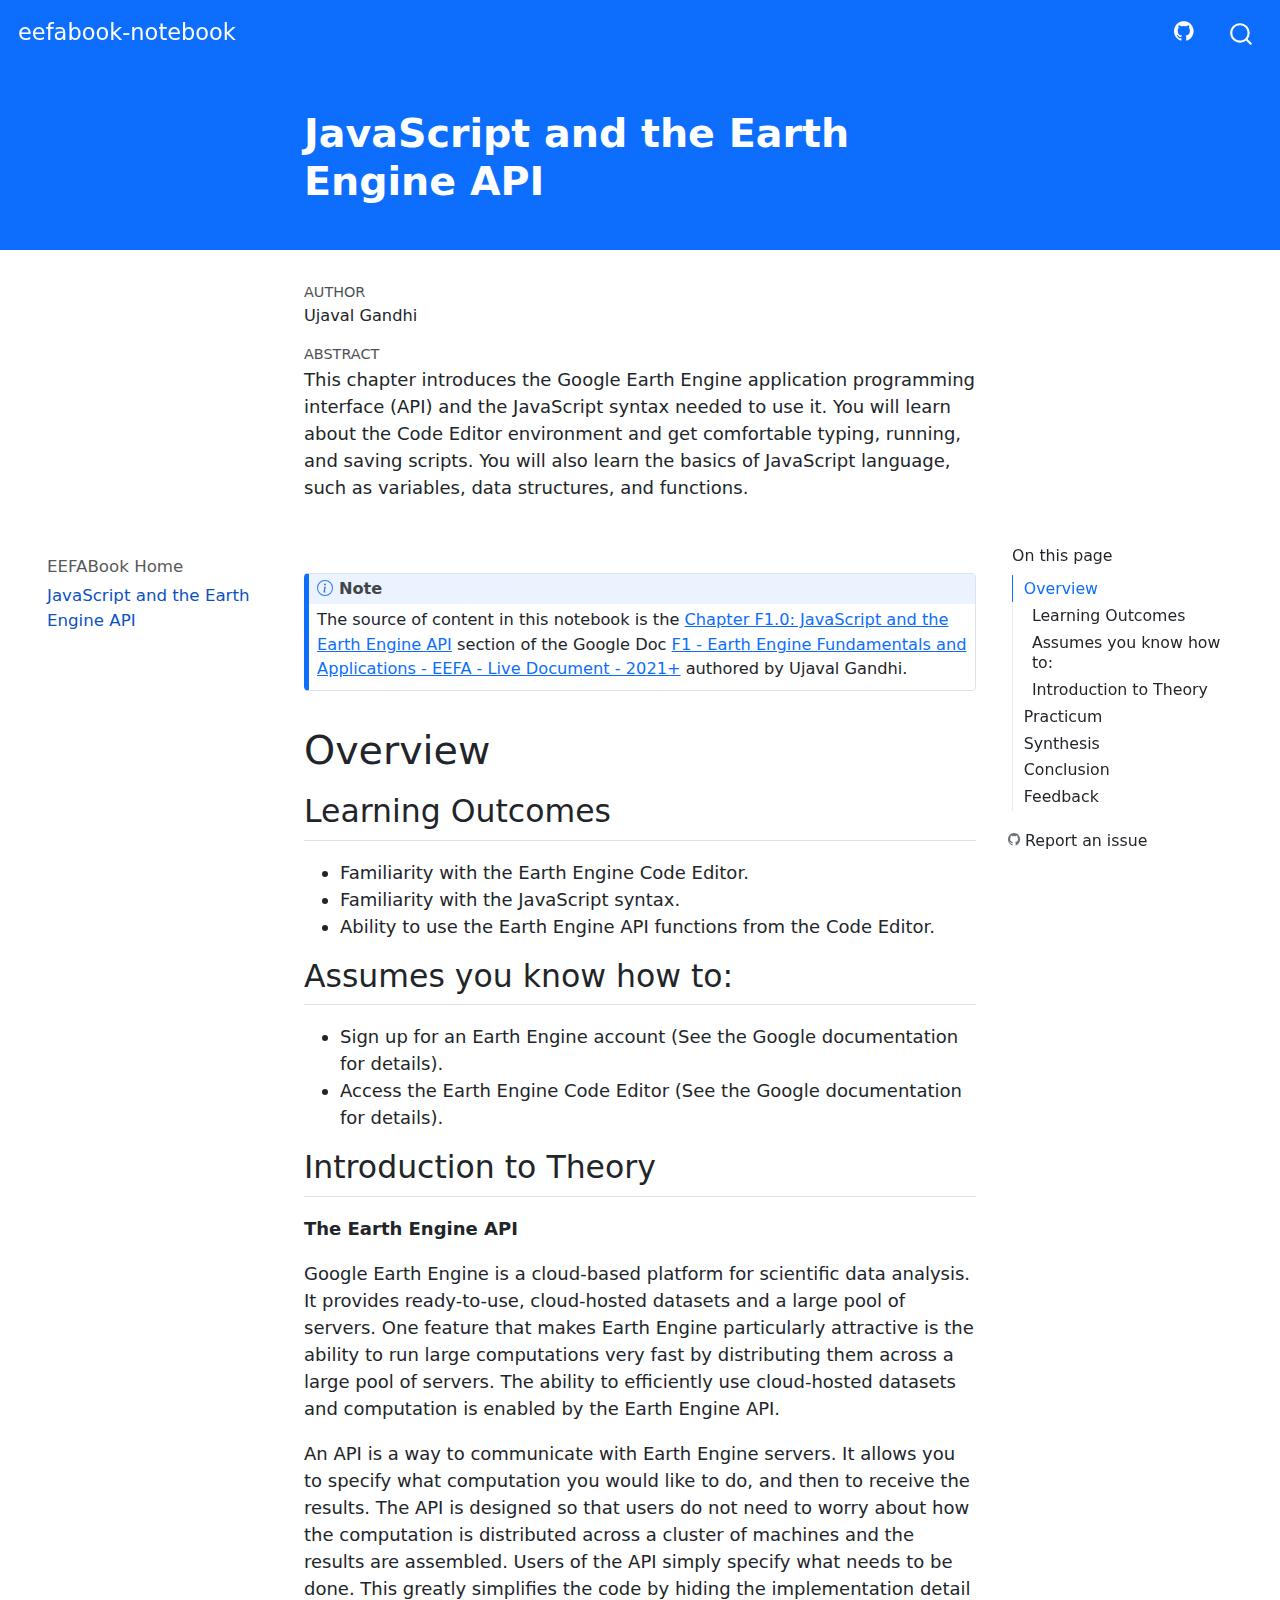
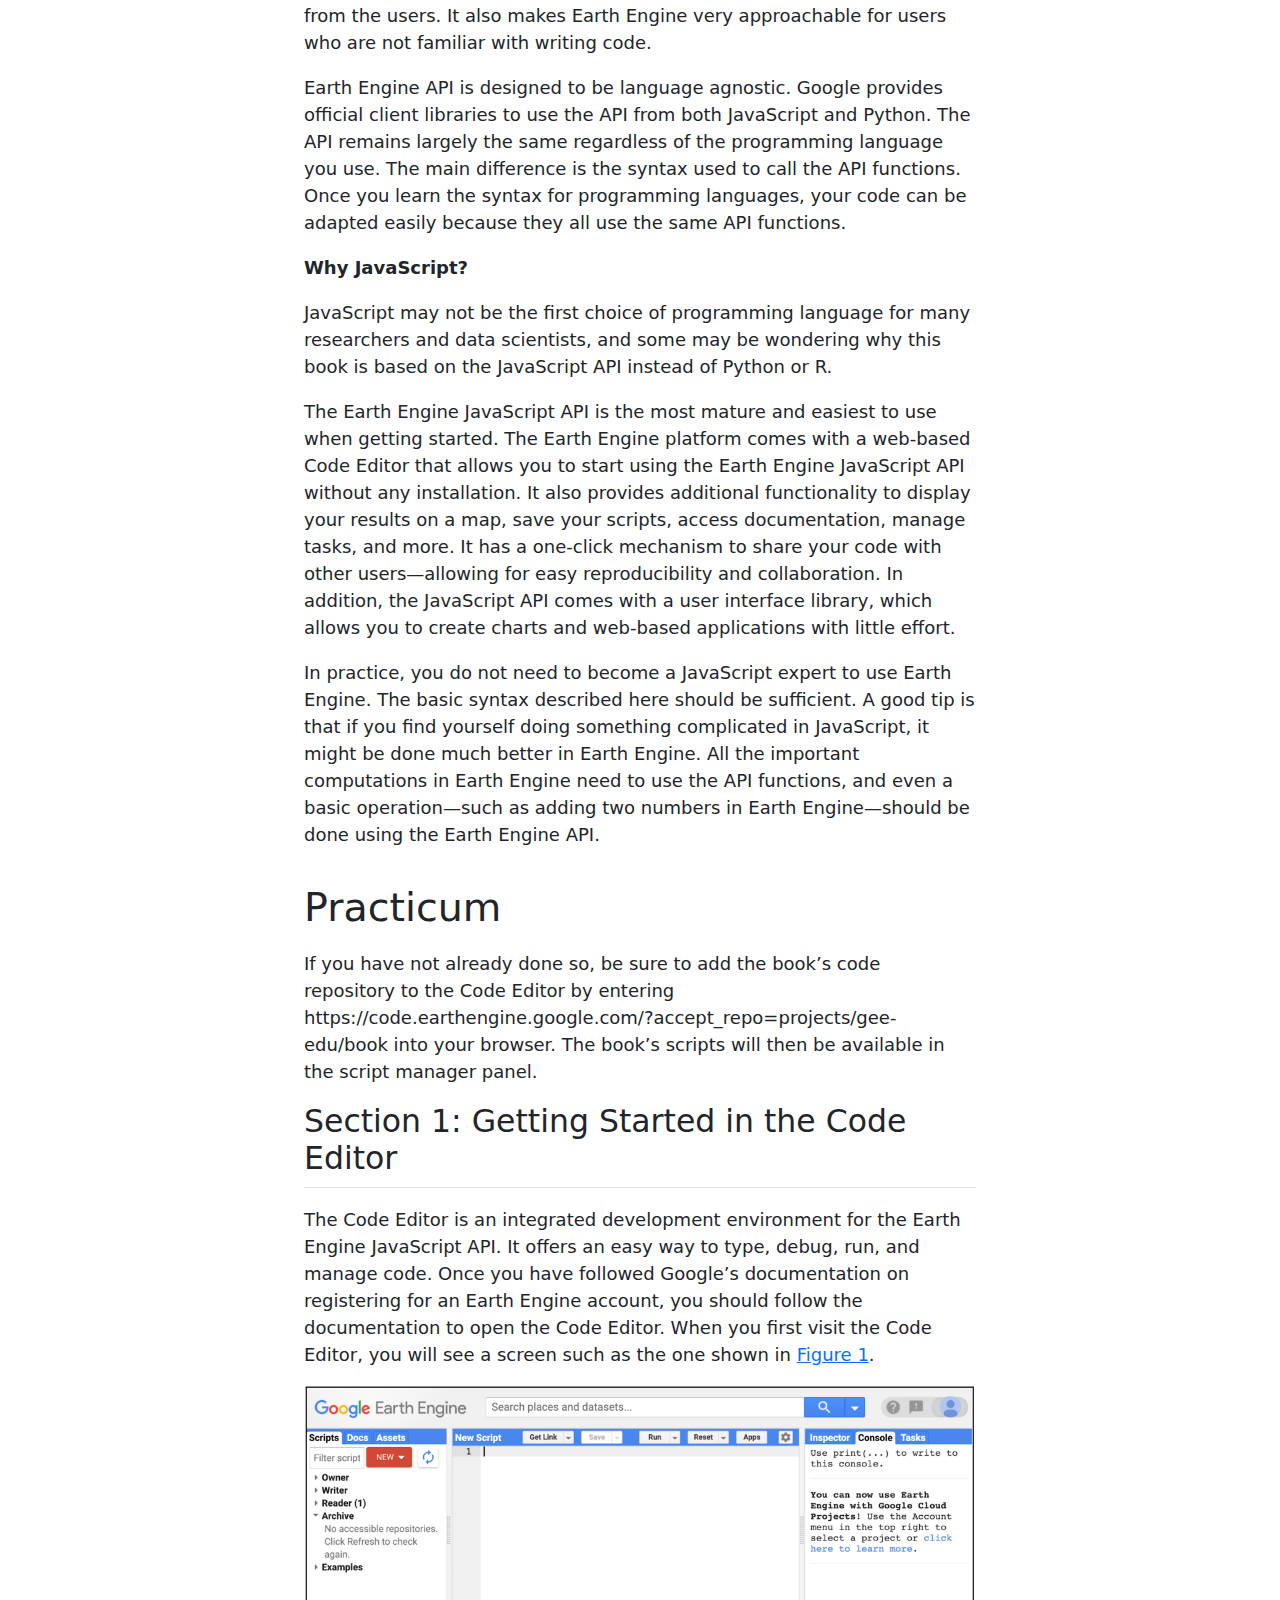
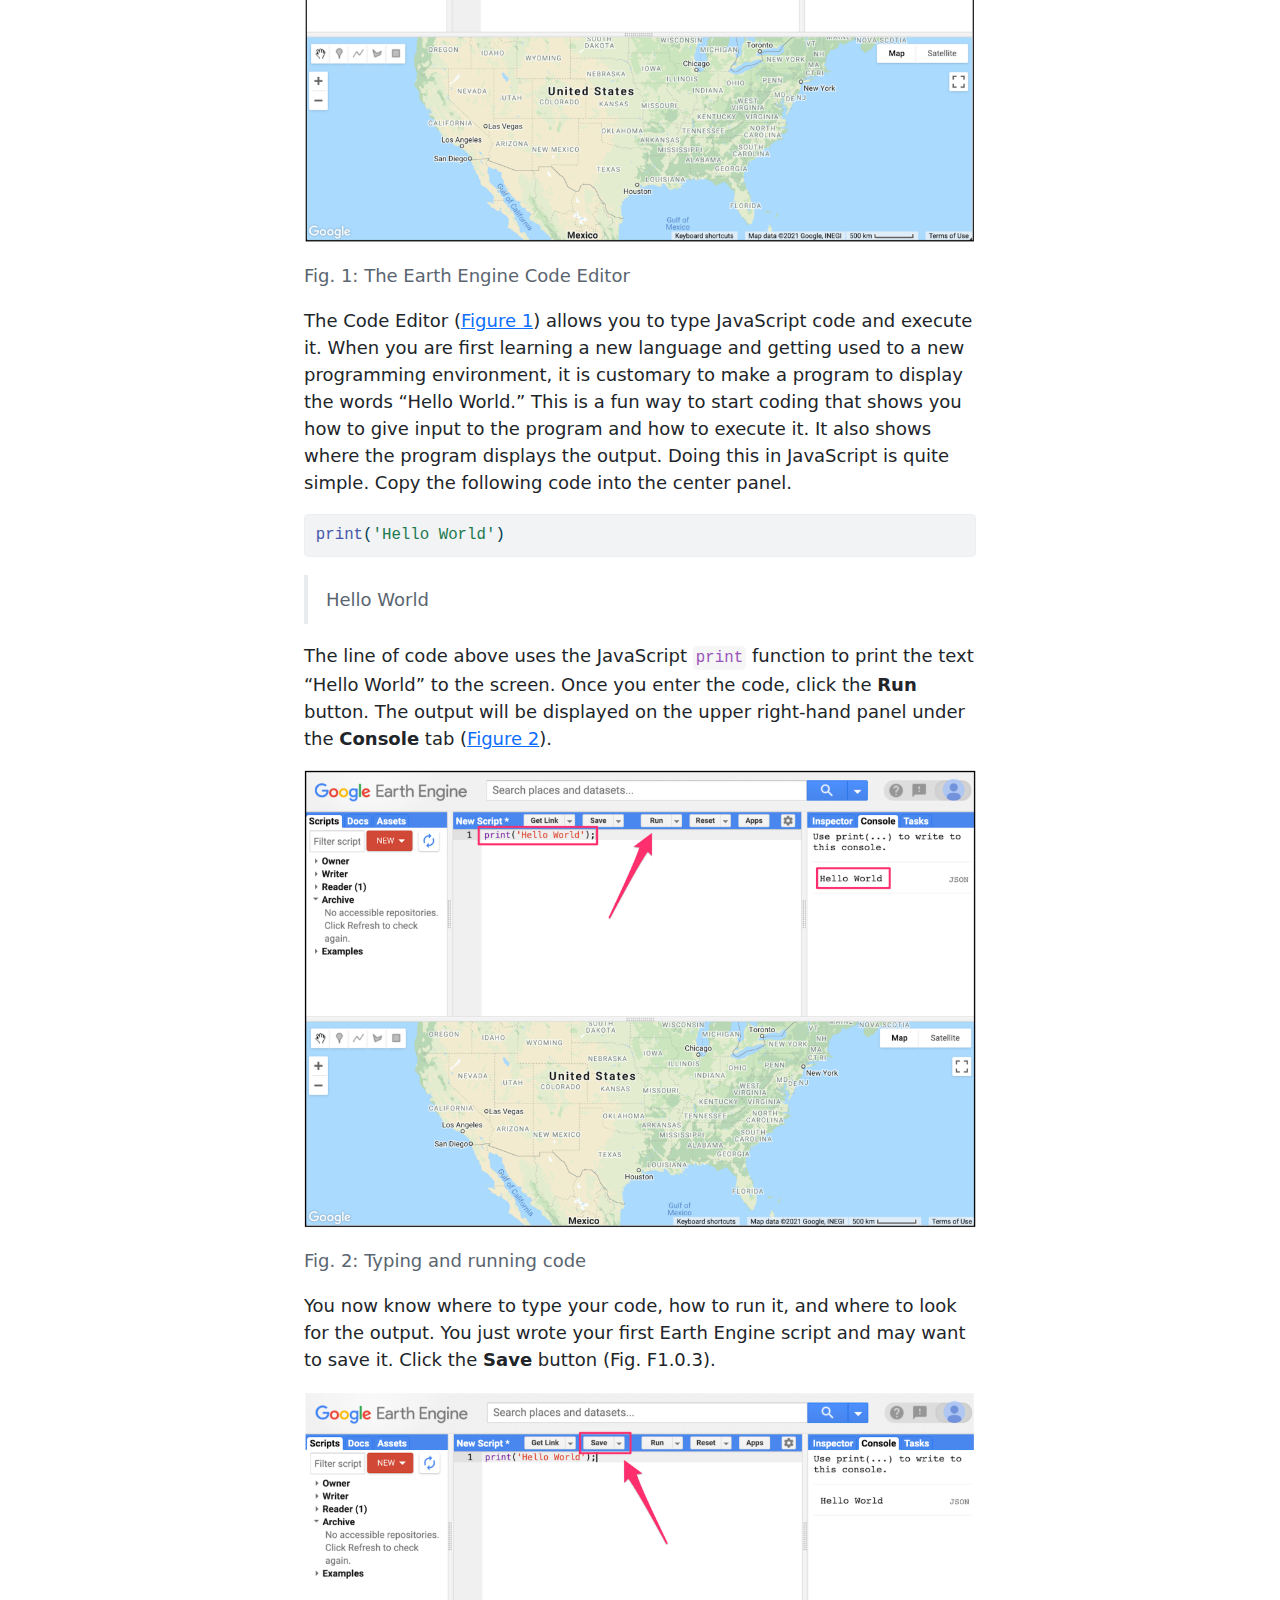
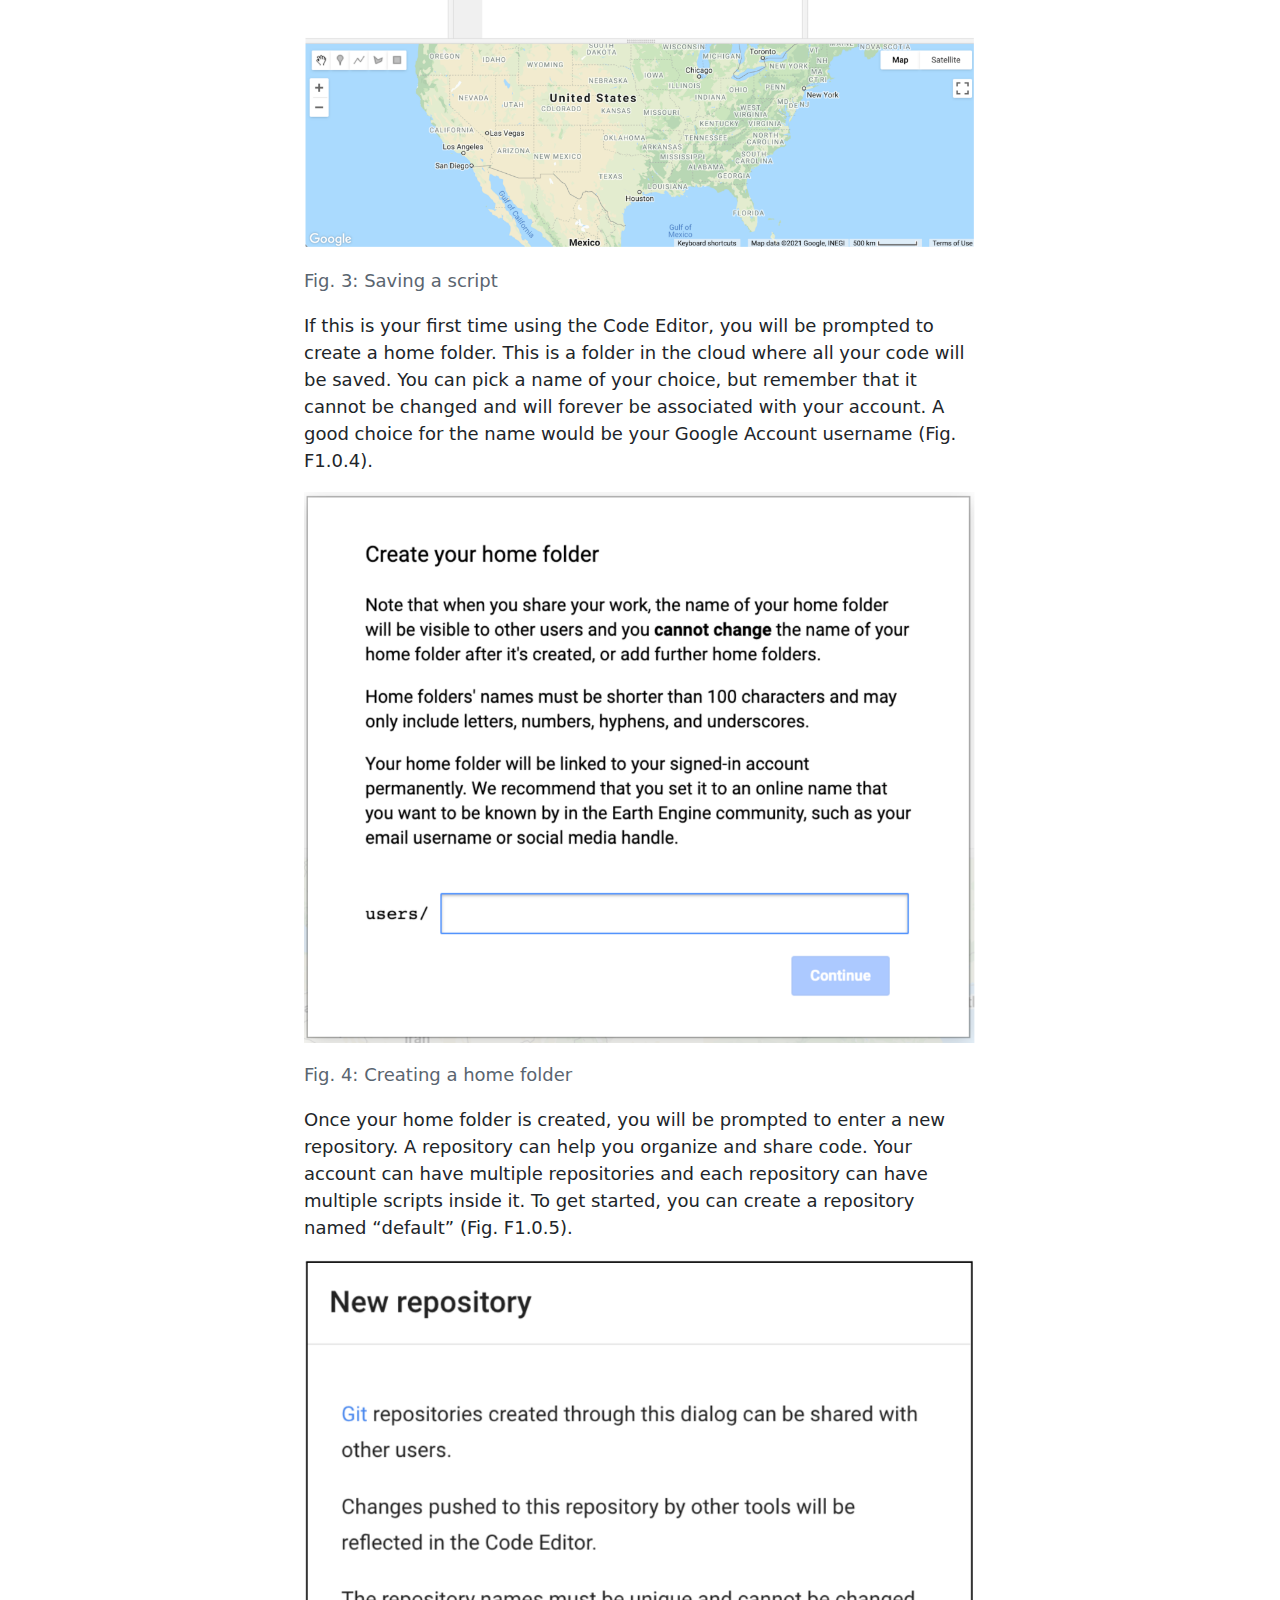
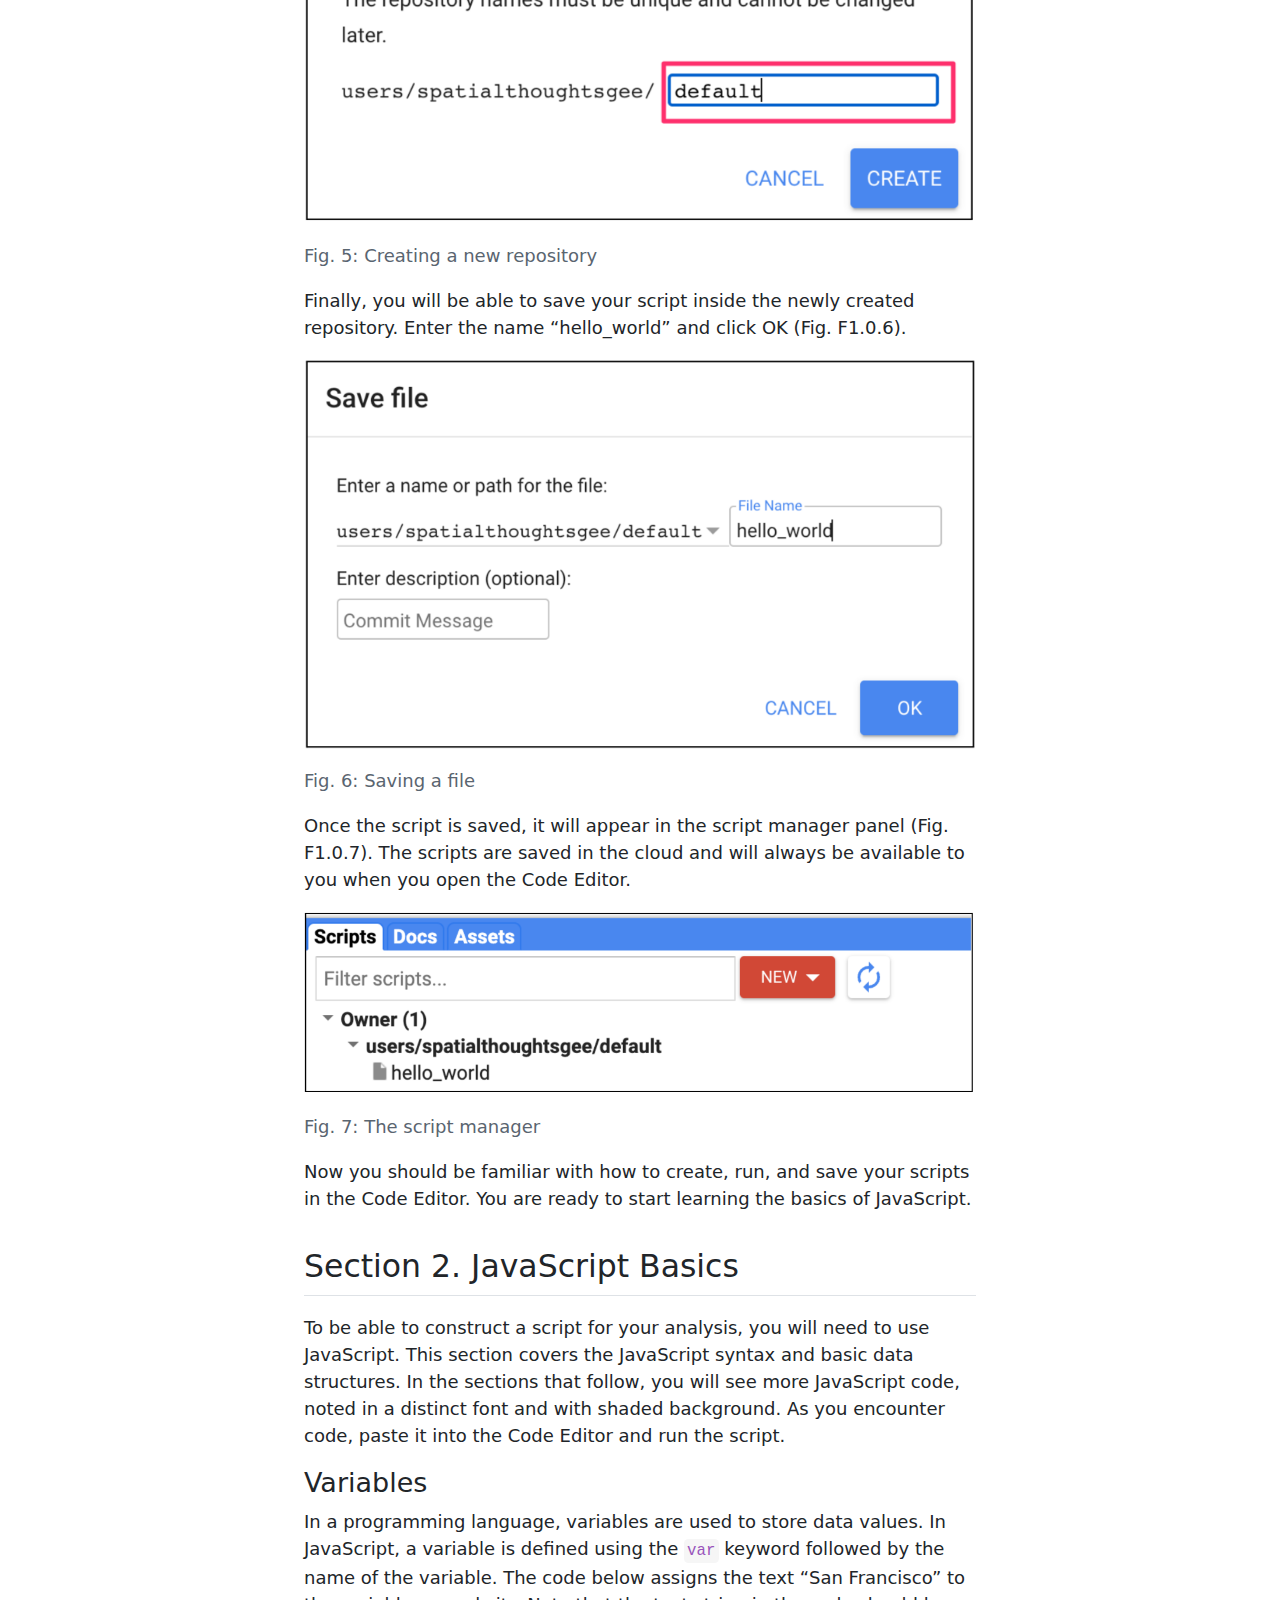
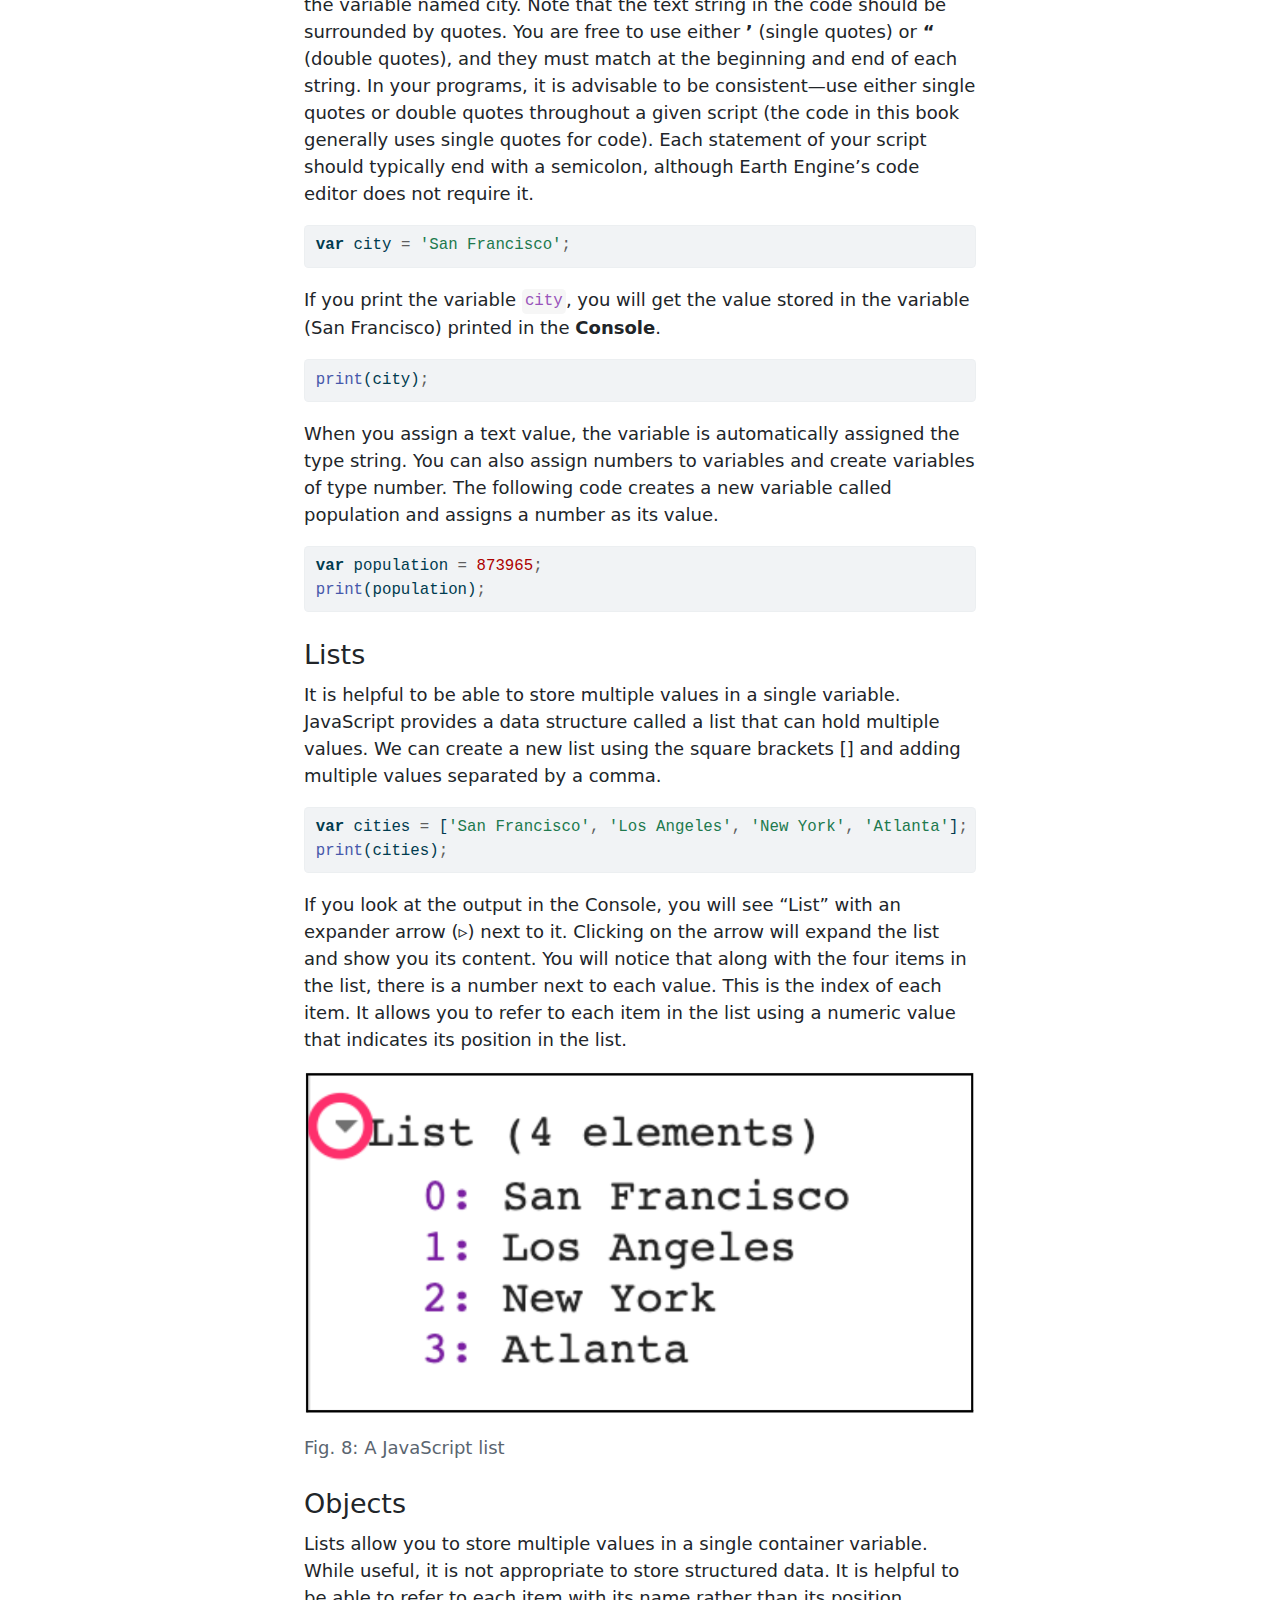
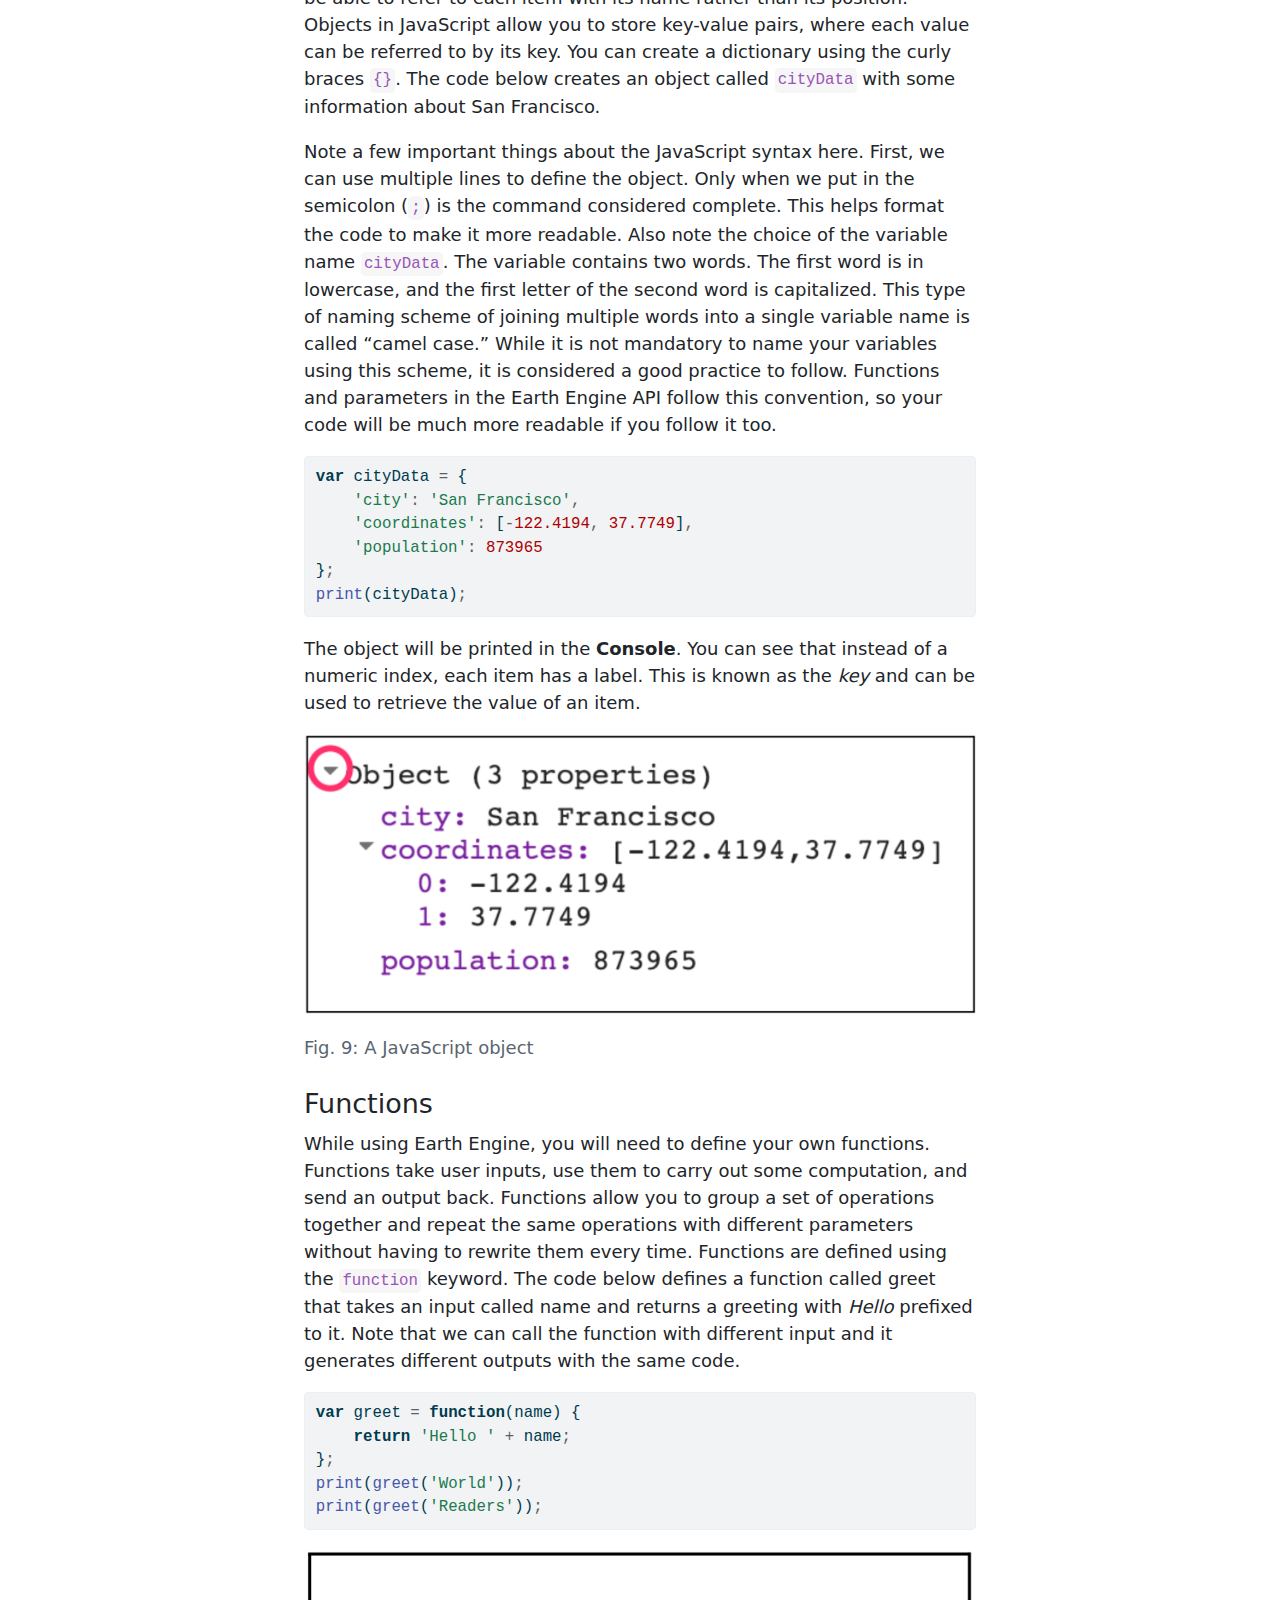
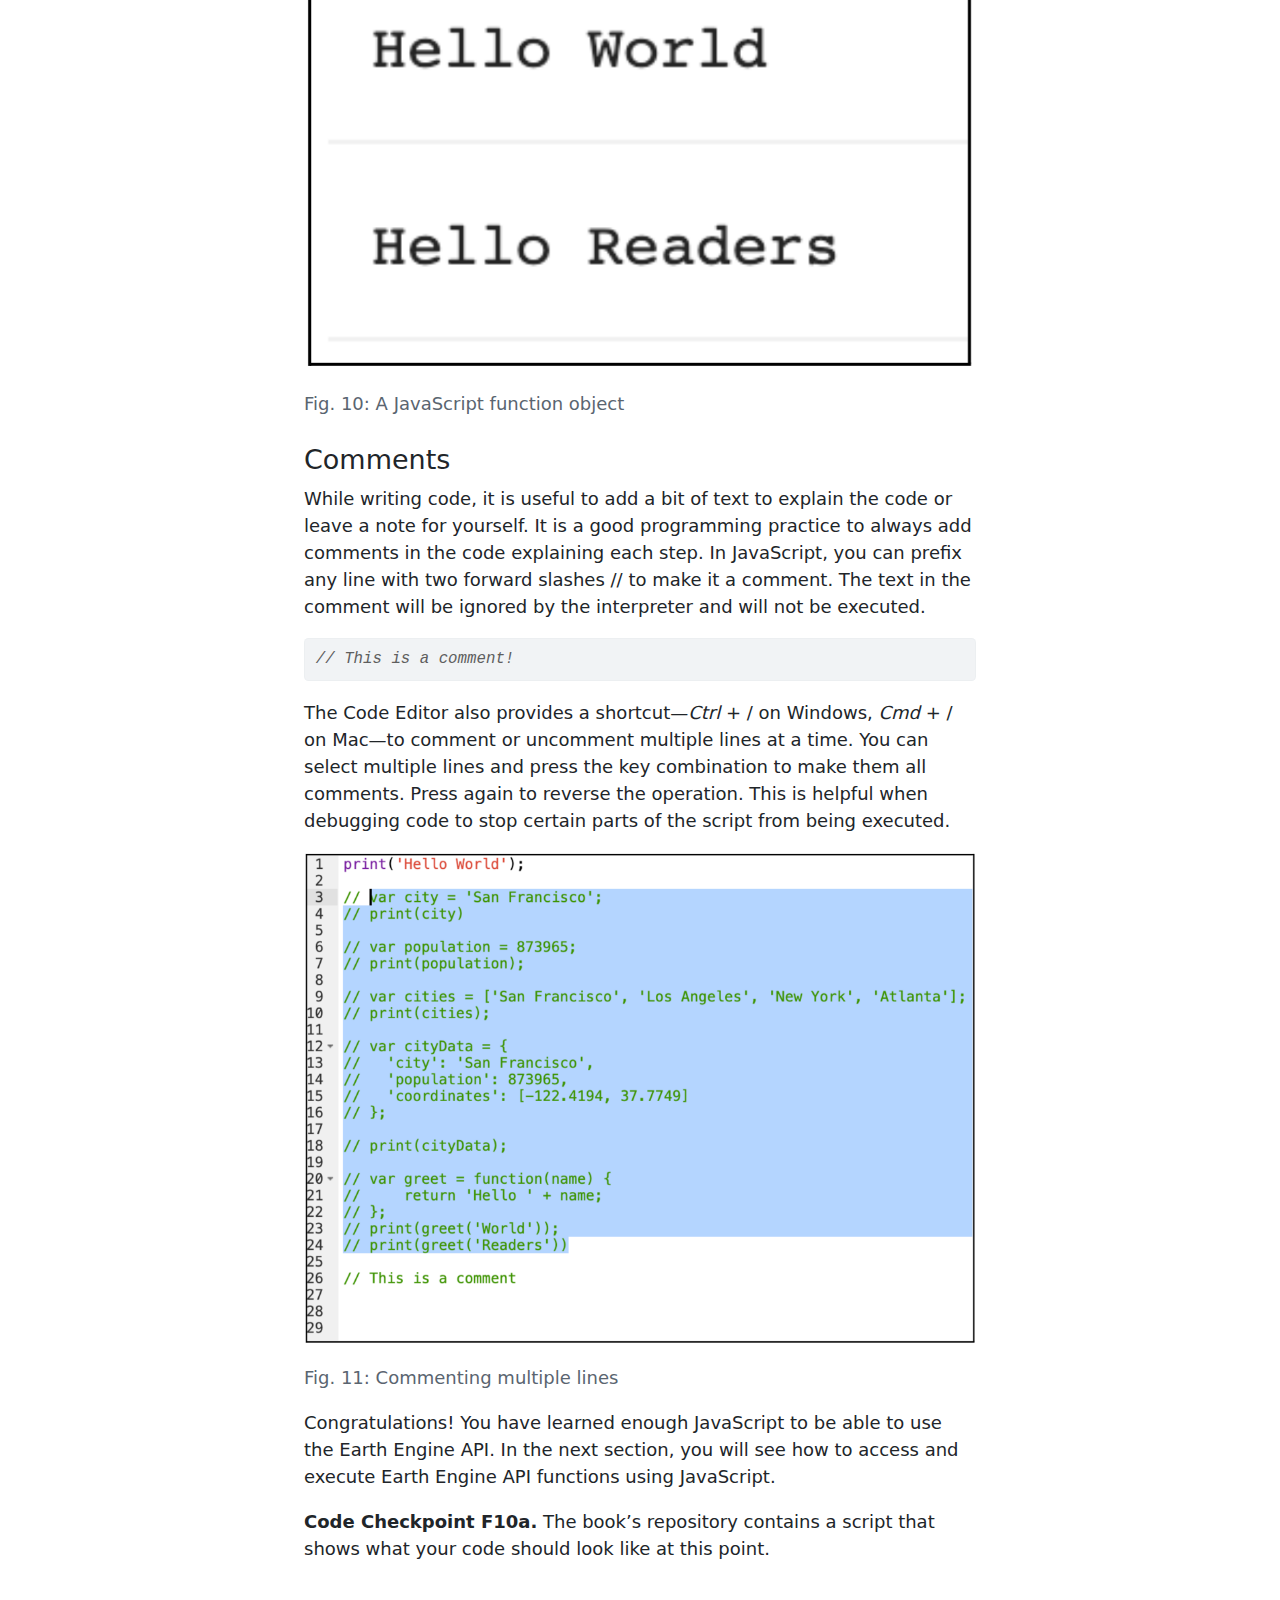
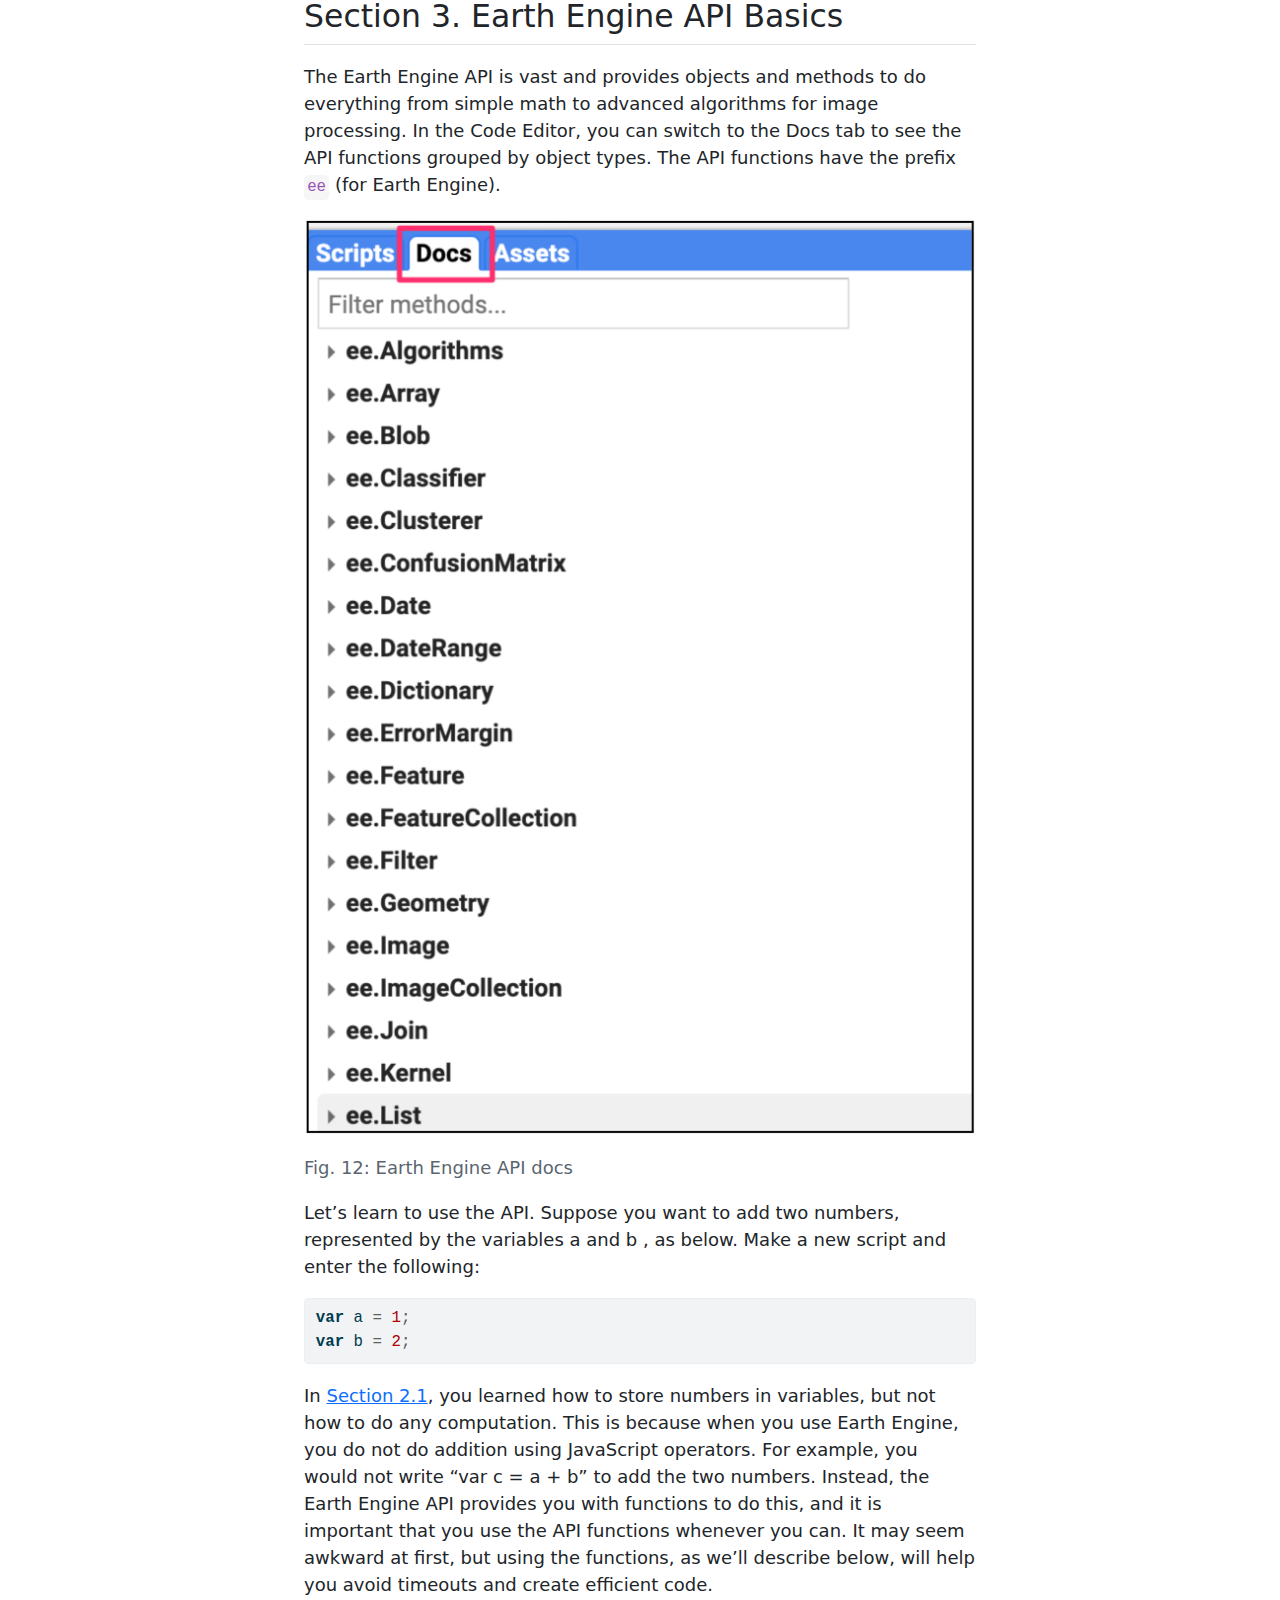
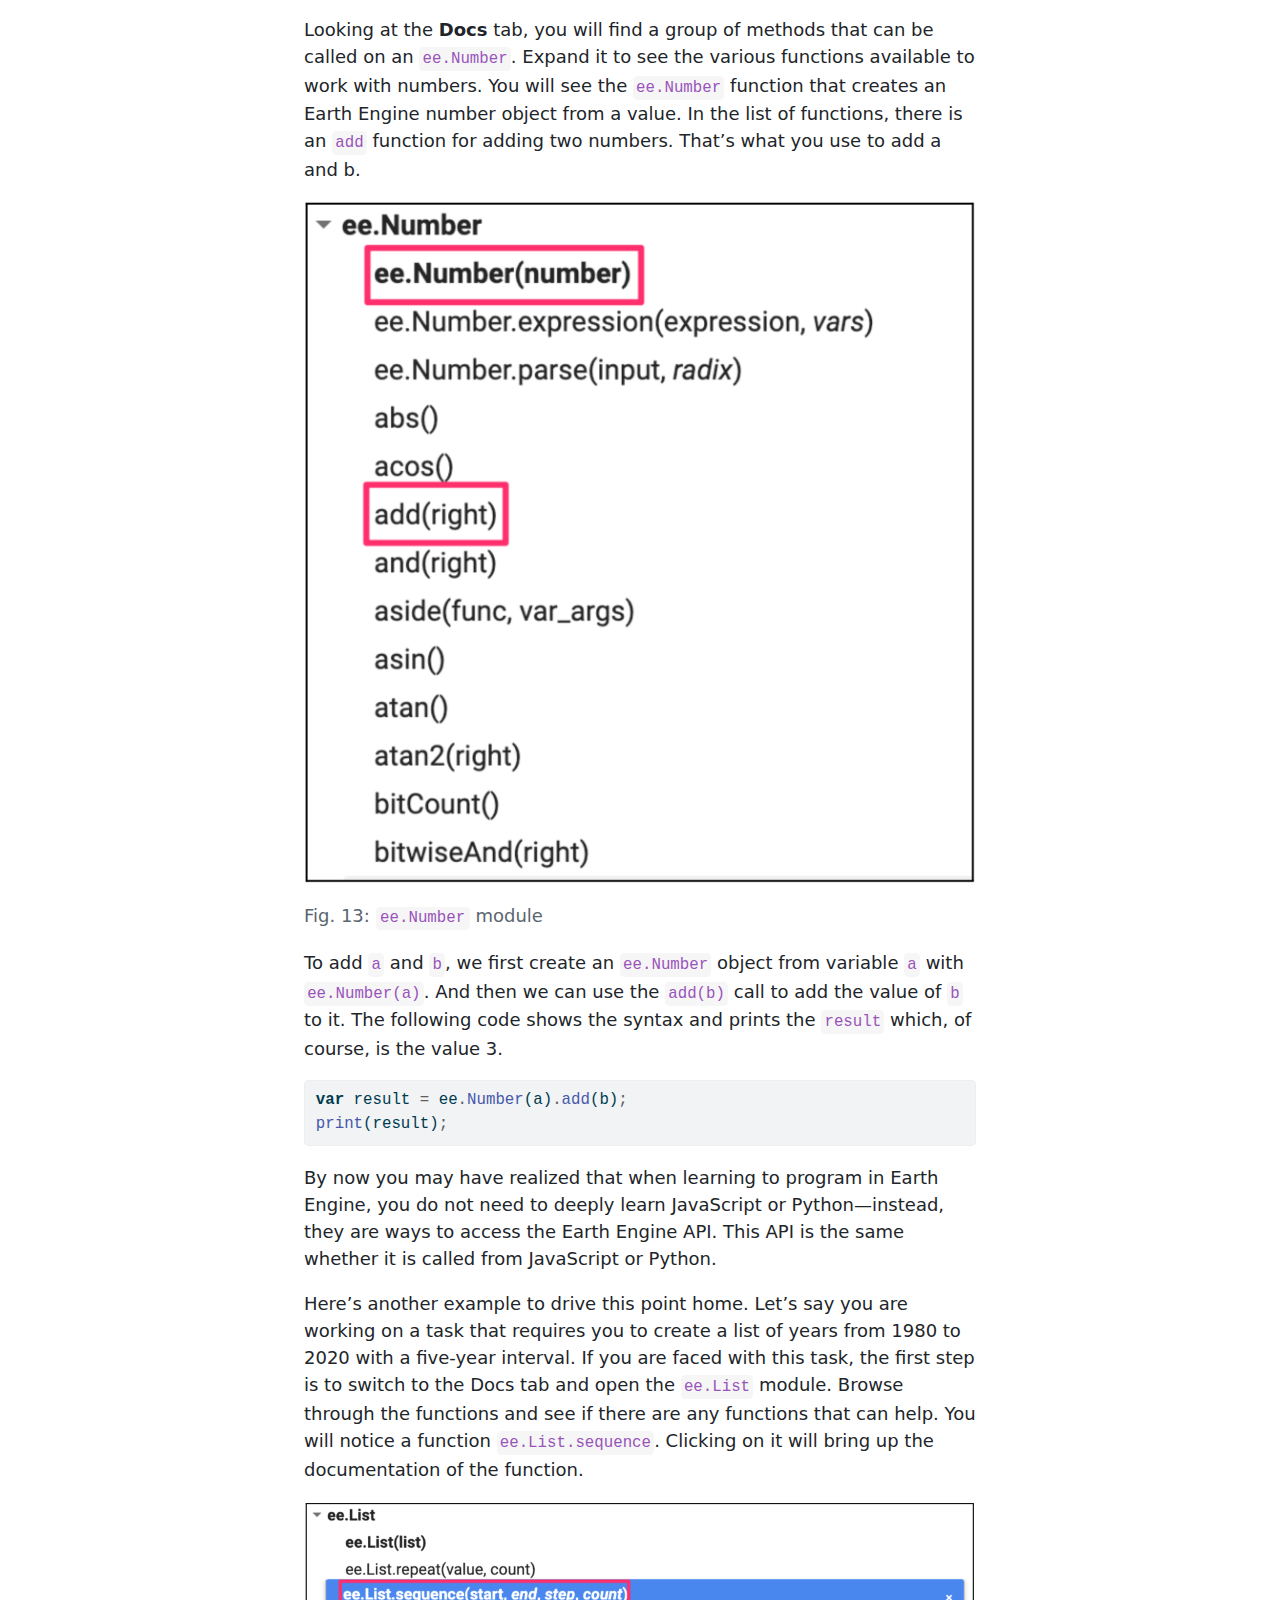
<file: notebooks/_docs/F1.0.html>
<!DOCTYPE html>
<html xmlns="http://www.w3.org/1999/xhtml" lang="en" xml:lang="en"><head>

<meta charset="utf-8">
<meta name="generator" content="quarto-1.1.251">

<meta name="viewport" content="width=device-width, initial-scale=1.0, user-scalable=yes">

<meta name="author" content="Ujaval Gandhi">

<title>eefabook-notebook - JavaScript and the Earth Engine API</title>
<style>
code{white-space: pre-wrap;}
span.smallcaps{font-variant: small-caps;}
div.columns{display: flex; gap: min(4vw, 1.5em);}
div.column{flex: auto; overflow-x: auto;}
div.hanging-indent{margin-left: 1.5em; text-indent: -1.5em;}
ul.task-list{list-style: none;}
ul.task-list li input[type="checkbox"] {
  width: 0.8em;
  margin: 0 0.8em 0.2em -1.6em;
  vertical-align: middle;
}
pre > code.sourceCode { white-space: pre; position: relative; }
pre > code.sourceCode > span { display: inline-block; line-height: 1.25; }
pre > code.sourceCode > span:empty { height: 1.2em; }
.sourceCode { overflow: visible; }
code.sourceCode > span { color: inherit; text-decoration: inherit; }
div.sourceCode { margin: 1em 0; }
pre.sourceCode { margin: 0; }
@media screen {
div.sourceCode { overflow: auto; }
}
@media print {
pre > code.sourceCode { white-space: pre-wrap; }
pre > code.sourceCode > span { text-indent: -5em; padding-left: 5em; }
}
pre.numberSource code
  { counter-reset: source-line 0; }
pre.numberSource code > span
  { position: relative; left: -4em; counter-increment: source-line; }
pre.numberSource code > span > a:first-child::before
  { content: counter(source-line);
    position: relative; left: -1em; text-align: right; vertical-align: baseline;
    border: none; display: inline-block;
    -webkit-touch-callout: none; -webkit-user-select: none;
    -khtml-user-select: none; -moz-user-select: none;
    -ms-user-select: none; user-select: none;
    padding: 0 4px; width: 4em;
    color: #aaaaaa;
  }
pre.numberSource { margin-left: 3em; border-left: 1px solid #aaaaaa;  padding-left: 4px; }
div.sourceCode
  {   }
@media screen {
pre > code.sourceCode > span > a:first-child::before { text-decoration: underline; }
}
code span.al { color: #ff0000; font-weight: bold; } /* Alert */
code span.an { color: #60a0b0; font-weight: bold; font-style: italic; } /* Annotation */
code span.at { color: #7d9029; } /* Attribute */
code span.bn { color: #40a070; } /* BaseN */
code span.bu { color: #008000; } /* BuiltIn */
code span.cf { color: #007020; font-weight: bold; } /* ControlFlow */
code span.ch { color: #4070a0; } /* Char */
code span.cn { color: #880000; } /* Constant */
code span.co { color: #60a0b0; font-style: italic; } /* Comment */
code span.cv { color: #60a0b0; font-weight: bold; font-style: italic; } /* CommentVar */
code span.do { color: #ba2121; font-style: italic; } /* Documentation */
code span.dt { color: #902000; } /* DataType */
code span.dv { color: #40a070; } /* DecVal */
code span.er { color: #ff0000; font-weight: bold; } /* Error */
code span.ex { } /* Extension */
code span.fl { color: #40a070; } /* Float */
code span.fu { color: #06287e; } /* Function */
code span.im { color: #008000; font-weight: bold; } /* Import */
code span.in { color: #60a0b0; font-weight: bold; font-style: italic; } /* Information */
code span.kw { color: #007020; font-weight: bold; } /* Keyword */
code span.op { color: #666666; } /* Operator */
code span.ot { color: #007020; } /* Other */
code span.pp { color: #bc7a00; } /* Preprocessor */
code span.sc { color: #4070a0; } /* SpecialChar */
code span.ss { color: #bb6688; } /* SpecialString */
code span.st { color: #4070a0; } /* String */
code span.va { color: #19177c; } /* Variable */
code span.vs { color: #4070a0; } /* VerbatimString */
code span.wa { color: #60a0b0; font-weight: bold; font-style: italic; } /* Warning */
</style>


<script src="site_libs/quarto-nav/quarto-nav.js"></script>
<script src="site_libs/quarto-nav/headroom.min.js"></script>
<script src="site_libs/clipboard/clipboard.min.js"></script>
<script src="site_libs/quarto-search/autocomplete.umd.js"></script>
<script src="site_libs/quarto-search/fuse.min.js"></script>
<script src="site_libs/quarto-search/quarto-search.js"></script>
<meta name="quarto:offset" content="./">
<script src="site_libs/quarto-html/quarto.js"></script>
<script src="site_libs/quarto-html/popper.min.js"></script>
<script src="site_libs/quarto-html/tippy.umd.min.js"></script>
<script src="site_libs/quarto-html/anchor.min.js"></script>
<link href="site_libs/quarto-html/tippy.css" rel="stylesheet">
<link href="site_libs/quarto-html/quarto-syntax-highlighting.css" rel="stylesheet" id="quarto-text-highlighting-styles">
<script src="site_libs/bootstrap/bootstrap.min.js"></script>
<link href="site_libs/bootstrap/bootstrap-icons.css" rel="stylesheet">
<link href="site_libs/bootstrap/bootstrap.min.css" rel="stylesheet" id="quarto-bootstrap" data-mode="light">
<script id="quarto-search-options" type="application/json">{
  "location": "navbar",
  "copy-button": false,
  "collapse-after": 3,
  "panel-placement": "end",
  "type": "overlay",
  "limit": 20,
  "language": {
    "search-no-results-text": "No results",
    "search-matching-documents-text": "matching documents",
    "search-copy-link-title": "Copy link to search",
    "search-hide-matches-text": "Hide additional matches",
    "search-more-match-text": "more match in this document",
    "search-more-matches-text": "more matches in this document",
    "search-clear-button-title": "Clear",
    "search-detached-cancel-button-title": "Cancel",
    "search-submit-button-title": "Submit"
  }
}</script>


<link rel="stylesheet" href="styles.css">
<meta property="og:title" content="eefabook-notebook - JavaScript and the Earth Engine API">
<meta property="og:description" content="This chapter introduces the Google Earth Engine application programming interface (API) and the JavaScript syntax needed to use it. You will learn about the Code Editor environment and get comfortable typing, running, and saving scripts. You will also learn the basics of JavaScript language, such as variables, data structures, and functions.">
<meta property="og:site-name" content="eefabook-notebook">
<meta name="twitter:title" content="eefabook-notebook - JavaScript and the Earth Engine API">
<meta name="twitter:description" content="This chapter introduces the Google Earth Engine application programming interface (API) and the JavaScript syntax needed to use it. You will learn about the Code Editor environment and get comfortable typing, running, and saving scripts. You will also learn the basics of JavaScript language, such as variables, data structures, and functions.">
<meta name="twitter:card" content="summary">
</head>

<body class="nav-sidebar floating nav-fixed">

<div id="quarto-search-results"></div>
  <header id="quarto-header" class="headroom fixed-top">
    <nav class="navbar navbar-expand-lg navbar-dark ">
      <div class="navbar-container container-fluid">
      <div class="navbar-brand-container">
    <a class="navbar-brand" href="./index.html">
    <span class="navbar-title">eefabook-notebook</span>
    </a>
  </div>
          <button class="navbar-toggler" type="button" data-bs-toggle="collapse" data-bs-target="#navbarCollapse" aria-controls="navbarCollapse" aria-expanded="false" aria-label="Toggle navigation" onclick="if (window.quartoToggleHeadroom) { window.quartoToggleHeadroom(); }">
  <span class="navbar-toggler-icon"></span>
</button>
          <div class="collapse navbar-collapse" id="navbarCollapse">
            <ul class="navbar-nav navbar-nav-scroll ms-auto">
  <li class="nav-item compact">
    <a class="nav-link" href="https://github.com/EEFAbook/eefabook-notebook"><i class="bi bi-github" role="img">
</i> 
 </a>
  </li>  
</ul>
              <div id="quarto-search" class="" title="Search"></div>
          </div> <!-- /navcollapse -->
      </div> <!-- /container-fluid -->
    </nav>
  <nav class="quarto-secondary-nav" data-bs-toggle="collapse" data-bs-target="#quarto-sidebar" aria-controls="quarto-sidebar" aria-expanded="false" aria-label="Toggle sidebar navigation" onclick="if (window.quartoToggleHeadroom) { window.quartoToggleHeadroom(); }">
    <div class="container-fluid d-flex justify-content-between">
      <h1 class="quarto-secondary-nav-title">JavaScript and the Earth Engine API</h1>
      <button type="button" class="quarto-btn-toggle btn" aria-label="Show secondary navigation">
        <i class="bi bi-chevron-right"></i>
      </button>
    </div>
  </nav>
</header>
<!-- content -->
<header id="title-block-header" class="quarto-title-block default page-columns page-full">
  <div class="quarto-title-banner page-columns page-full">
    <div class="quarto-title column-body">
      <h1 class="title d-none d-lg-block">JavaScript and the Earth Engine API</h1>
                      </div>
  </div>
    
  
  <div class="quarto-title-meta">

      <div>
      <div class="quarto-title-meta-heading">Author</div>
      <div class="quarto-title-meta-contents">
               <p>Ujaval Gandhi </p>
            </div>
    </div>
      
      
    </div>
    
  <div>
    <div class="abstract">
      <div class="abstract-title">Abstract</div>
      This chapter introduces the Google Earth Engine application programming interface (API) and the JavaScript syntax needed to use it. You will learn about the Code Editor environment and get comfortable typing, running, and saving scripts. You will also learn the basics of JavaScript language, such as variables, data structures, and functions.
    </div>
  </div>
  
  </header><div id="quarto-content" class="quarto-container page-columns page-rows-contents page-layout-article page-navbar">
<!-- sidebar -->
  <nav id="quarto-sidebar" class="sidebar collapse sidebar-navigation floating overflow-auto">
    <div class="sidebar-menu-container"> 
    <ul class="list-unstyled mt-1">
        <li class="sidebar-item">
  <div class="sidebar-item-container"> 
  <a href="./index.html" class="sidebar-item-text sidebar-link">EEFABook Home</a>
  </div>
</li>
        <li class="sidebar-item">
  <div class="sidebar-item-container"> 
  <a href="./F1.0.html" class="sidebar-item-text sidebar-link active">JavaScript and the Earth Engine API</a>
  </div>
</li>
    </ul>
    </div>
</nav>
<!-- margin-sidebar -->
    <div id="quarto-margin-sidebar" class="sidebar margin-sidebar">
        <nav id="TOC" role="doc-toc" class="toc-active">
    <h2 id="toc-title">On this page</h2>
   
  <ul>
  <li><a href="#overview" id="toc-overview" class="nav-link active" data-scroll-target="#overview">Overview</a>
  <ul>
  <li><a href="#learning-outcomes" id="toc-learning-outcomes" class="nav-link" data-scroll-target="#learning-outcomes">Learning Outcomes</a></li>
  <li><a href="#assumes-you-know-how-to" id="toc-assumes-you-know-how-to" class="nav-link" data-scroll-target="#assumes-you-know-how-to">Assumes you know how to:</a></li>
  <li><a href="#introduction-to-theory" id="toc-introduction-to-theory" class="nav-link" data-scroll-target="#introduction-to-theory">Introduction to Theory</a></li>
  </ul></li>
  <li><a href="#practicum" id="toc-practicum" class="nav-link" data-scroll-target="#practicum">Practicum</a>
  <ul>
  <li><a href="#sec-get-started-code-editor" id="toc-sec-get-started-code-editor" class="nav-link" data-scroll-target="#sec-get-started-code-editor">Section 1: Getting Started in the Code Editor</a></li>
  <li><a href="#section-2.-javascript-basics" id="toc-section-2.-javascript-basics" class="nav-link" data-scroll-target="#section-2.-javascript-basics">Section 2. JavaScript Basics</a>
  <ul class="collapse">
  <li><a href="#variables" id="toc-variables" class="nav-link" data-scroll-target="#variables">Variables</a></li>
  <li><a href="#lists" id="toc-lists" class="nav-link" data-scroll-target="#lists">Lists</a></li>
  <li><a href="#objects" id="toc-objects" class="nav-link" data-scroll-target="#objects">Objects</a></li>
  <li><a href="#functions" id="toc-functions" class="nav-link" data-scroll-target="#functions">Functions</a></li>
  <li><a href="#comments" id="toc-comments" class="nav-link" data-scroll-target="#comments">Comments</a></li>
  </ul></li>
  <li><a href="#section-3.-earth-engine-api-basics" id="toc-section-3.-earth-engine-api-basics" class="nav-link" data-scroll-target="#section-3.-earth-engine-api-basics">Section 3. Earth Engine API Basics</a></li>
  </ul></li>
  <li><a href="#synthesis" id="toc-synthesis" class="nav-link" data-scroll-target="#synthesis">Synthesis</a></li>
  <li><a href="#conclusion" id="toc-conclusion" class="nav-link" data-scroll-target="#conclusion">Conclusion</a></li>
  <li><a href="#feedback" id="toc-feedback" class="nav-link" data-scroll-target="#feedback">Feedback</a></li>
  </ul>
<div class="toc-actions"><div><i class="bi bi-github"></i></div><div class="action-links"><p><a href="https://github.com/EEFAbook/eefabook-notebook/issues/new" class="toc-action">Report an issue</a></p></div></div></nav>
    </div>
<!-- main -->
<main class="content quarto-banner-title-block" id="quarto-document-content">




<!-- WARNING: THIS FILE WAS AUTOGENERATED! DO NOT EDIT! -->
<div class="callout-note callout callout-style-default callout-captioned">
<div class="callout-header d-flex align-content-center">
<div class="callout-icon-container">
<i class="callout-icon"></i>
</div>
<div class="callout-caption-container flex-fill">
Note
</div>
</div>
<div class="callout-body-container callout-body">
<p>The source of content in this notebook is the <a href="https://docs.google.com/document/d/1dLSaGXlAnI0jK6LAB6F-gQLBA30NTT0pz1tovHfOmvI/edit#heading=h.rafy9tochpd2">Chapter F1.0: JavaScript and the Earth Engine API</a> section of the Google Doc <a href="https://docs.google.com/document/d/1dLSaGXlAnI0jK6LAB6F-gQLBA30NTT0pz1tovHfOmvI/edit#heading=h.2md7h24jb6sj">F1 - Earth Engine Fundamentals and Applications - EEFA - Live Document - 2021+</a> authored by Ujaval Gandhi.</p>
</div>
</div>
<section id="overview" class="level1">
<h1>Overview</h1>
<section id="learning-outcomes" class="level2">
<h2 class="anchored" data-anchor-id="learning-outcomes">Learning Outcomes</h2>
<ul>
<li>Familiarity with the Earth Engine Code Editor.</li>
<li>Familiarity with the JavaScript syntax.</li>
<li>Ability to use the Earth Engine API functions from the Code Editor.</li>
</ul>
</section>
<section id="assumes-you-know-how-to" class="level2">
<h2 class="anchored" data-anchor-id="assumes-you-know-how-to">Assumes you know how to:</h2>
<ul>
<li>Sign up for an Earth Engine account (See the Google documentation for details).</li>
<li>Access the Earth Engine Code Editor (See the Google documentation for details).</li>
</ul>
</section>
<section id="introduction-to-theory" class="level2">
<h2 class="anchored" data-anchor-id="introduction-to-theory">Introduction to Theory</h2>
<p><strong>The Earth Engine API</strong></p>
<p>Google Earth Engine is a cloud-based platform for scientific data analysis. It provides ready-to-use, cloud-hosted datasets and a large pool of servers. One feature that makes Earth Engine particularly attractive is the ability to run large computations very fast by distributing them across a large pool of servers. The ability to efficiently use cloud-hosted datasets and computation is enabled by the Earth Engine API.</p>
<p>An API is a way to communicate with Earth Engine servers. It allows you to specify what computation you would like to do, and then to receive the results. The API is designed so that users do not need to worry about how the computation is distributed across a cluster of machines and the results are assembled. Users of the API simply specify what needs to be done. This greatly simplifies the code by hiding the implementation detail from the users. It also makes Earth Engine very approachable for users who are not familiar with writing code.</p>
<p>Earth Engine API is designed to be language agnostic. Google provides official client libraries to use the API from both JavaScript and Python. The API remains largely the same regardless of the programming language you use. The main difference is the syntax used to call the API functions. Once you learn the syntax for programming languages, your code can be adapted easily because they all use the same API functions.</p>
<p><strong>Why JavaScript?</strong></p>
<p>JavaScript may not be the first choice of programming language for many researchers and data scientists, and some may be wondering why this book is based on the JavaScript API instead of Python or R.</p>
<p>The Earth Engine JavaScript API is the most mature and easiest to use when getting started. The Earth Engine platform comes with a web-based Code Editor that allows you to start using the Earth Engine JavaScript API without any installation. It also provides additional functionality to display your results on a map, save your scripts, access documentation, manage tasks, and more. It has a one-click mechanism to share your code with other users—allowing for easy reproducibility and collaboration. In addition, the JavaScript API comes with a user interface library, which allows you to create charts and web-based applications with little effort.</p>
<p>In practice, you do not need to become a JavaScript expert to use Earth Engine. The basic syntax described here should be sufficient. A good tip is that if you find yourself doing something complicated in JavaScript, it might be done much better in Earth Engine. All the important computations in Earth Engine need to use the API functions, and even a basic operation—such as adding two numbers in Earth Engine—should be done using the Earth Engine API.</p>
</section>
</section>
<section id="practicum" class="level1">
<h1>Practicum</h1>
<p>If you have not already done so, be sure to add the book’s code repository to the Code Editor by entering https://code.earthengine.google.com/?accept_repo=projects/gee-edu/book into your browser. The book’s scripts will then be available in the script manager panel.</p>
<section id="sec-get-started-code-editor" class="level2">
<h2 class="anchored" data-anchor-id="sec-get-started-code-editor">Section 1: Getting Started in the Code Editor</h2>
<p>The Code Editor is an integrated development environment for the Earth Engine JavaScript API. It offers an easy way to type, debug, run, and manage code. Once you have followed Google’s documentation on registering for an Earth Engine account, you should follow the documentation to open the Code Editor. When you first visit the Code Editor, you will see a screen such as the one shown in <a href="#fig-code-editor">Figure&nbsp;1</a>.</p>
<div id="fig-code-editor" class="quarto-figure quarto-figure-center anchored">
<figure class="figure">
<p><img src="images/earth_engine_code_editor.png" class="img-fluid figure-img"></p>
<p></p><figcaption class="figure-caption">Fig.&nbsp;1: The Earth Engine Code Editor</figcaption><p></p>
</figure>
</div>
<p>The Code Editor (<a href="#fig-code-editor">Figure&nbsp;1</a>) allows you to type JavaScript code and execute it. When you are first learning a new language and getting used to a new programming environment, it is customary to make a program to display the words “Hello World.” This is a fun way to start coding that shows you how to give input to the program and how to execute it. It also shows where the program displays the output. Doing this in JavaScript is quite simple. Copy the following code into the center panel.</p>
<div class="sourceCode" id="cb1"><pre class="sourceCode javascript code-with-copy"><code class="sourceCode javascript"><span id="cb1-1"><a href="#cb1-1" aria-hidden="true" tabindex="-1"></a><span class="fu">print</span>(<span class="st">'Hello World'</span>)</span></code><button title="Copy to Clipboard" class="code-copy-button"><i class="bi"></i></button></pre></div>
<blockquote class="blockquote">
<p>Hello World</p>
</blockquote>
<p>The line of code above uses the JavaScript <code>print</code> function to print the text “Hello World” to the screen. Once you enter the code, click the <strong>Run</strong> button. The output will be displayed on the upper right-hand panel under the <strong>Console</strong> tab (<a href="#fig-typing-running-code">Figure&nbsp;2</a>).</p>
<div id="fig-typing-running-code" class="quarto-figure quarto-figure-center anchored">
<figure class="figure">
<p><img src="images/typing_and_running_code.png" class="img-fluid figure-img"></p>
<p></p><figcaption class="figure-caption">Fig.&nbsp;2: Typing and running code</figcaption><p></p>
</figure>
</div>
<p>You now know where to type your code, how to run it, and where to look for the output. You just wrote your first Earth Engine script and may want to save it. Click the <strong>Save</strong> button (Fig. F1.0.3).</p>
<div id="fig-code-editor-save" class="quarto-figure quarto-figure-center anchored">
<figure class="figure">
<p><img src="images/code_editor_save.png" class="img-fluid figure-img"></p>
<p></p><figcaption class="figure-caption">Fig.&nbsp;3: Saving a script</figcaption><p></p>
</figure>
</div>
<p>If this is your first time using the Code Editor, you will be prompted to create a home folder. This is a folder in the cloud where all your code will be saved. You can pick a name of your choice, but remember that it cannot be changed and will forever be associated with your account. A good choice for the name would be your Google Account username (Fig. F1.0.4).</p>
<div id="fig-create-home-folder" class="quarto-figure quarto-figure-center anchored">
<figure class="figure">
<p><img src="images/create_home_folder.png" class="img-fluid figure-img"></p>
<p></p><figcaption class="figure-caption">Fig.&nbsp;4: Creating a home folder</figcaption><p></p>
</figure>
</div>
<p>Once your home folder is created, you will be prompted to enter a new repository. A repository can help you organize and share code. Your account can have multiple repositories and each repository can have multiple scripts inside it. To get started, you can create a repository named “default” (Fig. F1.0.5).</p>
<div id="fig-create-new-repo" class="quarto-figure quarto-figure-center anchored">
<figure class="figure">
<p><img src="images/create_new_repo.png" class="img-fluid figure-img"></p>
<p></p><figcaption class="figure-caption">Fig.&nbsp;5: Creating a new repository</figcaption><p></p>
</figure>
</div>
<p>Finally, you will be able to save your script inside the newly created repository. Enter the name “hello_world” and click OK (Fig. F1.0.6).</p>
<div id="fig-code-editor-save-file" class="quarto-figure quarto-figure-center anchored">
<figure class="figure">
<p><img src="images/code-editor-save-file.png" class="img-fluid figure-img"></p>
<p></p><figcaption class="figure-caption">Fig.&nbsp;6: Saving a file</figcaption><p></p>
</figure>
</div>
<p>Once the script is saved, it will appear in the script manager panel (Fig. F1.0.7). The scripts are saved in the cloud and will always be available to you when you open the Code Editor.</p>
<div id="fig-code-editor-script-manager" class="quarto-figure quarto-figure-center anchored">
<figure class="figure">
<p><img src="images/code_editor_script_manager.png" class="img-fluid figure-img"></p>
<p></p><figcaption class="figure-caption">Fig.&nbsp;7: The script manager</figcaption><p></p>
</figure>
</div>
<p>Now you should be familiar with how to create, run, and save your scripts in the Code Editor. You are ready to start learning the basics of JavaScript.</p>
</section>
<section id="section-2.-javascript-basics" class="level2">
<h2 class="anchored" data-anchor-id="section-2.-javascript-basics">Section 2. JavaScript Basics</h2>
<p>To be able to construct a script for your analysis, you will need to use JavaScript. This section covers the JavaScript syntax and basic data structures. In the sections that follow, you will see more JavaScript code, noted in a distinct font and with shaded background. As you encounter code, paste it into the Code Editor and run the script.</p>
<section id="variables" class="level3">
<h3 class="anchored" data-anchor-id="variables">Variables</h3>
<p>In a programming language, variables are used to store data values. In JavaScript, a variable is defined using the <code>var</code> keyword followed by the name of the variable. The code below assigns the text “San Francisco” to the variable named city. Note that the text string in the code should be surrounded by quotes. You are free to use either <strong>’</strong> (single quotes) or <strong>“</strong> (double quotes), and they must match at the beginning and end of each string. In your programs, it is advisable to be consistent—use either single quotes or double quotes throughout a given script (the code in this book generally uses single quotes for code). Each statement of your script should typically end with a semicolon, although Earth Engine’s code editor does not require it.</p>
<div class="sourceCode" id="cb2"><pre class="sourceCode javascript code-with-copy"><code class="sourceCode javascript"><span id="cb2-1"><a href="#cb2-1" aria-hidden="true" tabindex="-1"></a><span class="kw">var</span> city <span class="op">=</span> <span class="st">'San Francisco'</span><span class="op">;</span></span></code><button title="Copy to Clipboard" class="code-copy-button"><i class="bi"></i></button></pre></div>
<p>If you print the variable <code>city</code>, you will get the value stored in the variable (San Francisco) printed in the <strong>Console</strong>.</p>
<div class="sourceCode" id="cb3"><pre class="sourceCode javascript code-with-copy"><code class="sourceCode javascript"><span id="cb3-1"><a href="#cb3-1" aria-hidden="true" tabindex="-1"></a><span class="fu">print</span>(city)<span class="op">;</span></span></code><button title="Copy to Clipboard" class="code-copy-button"><i class="bi"></i></button></pre></div>
<p>When you assign a text value, the variable is automatically assigned the type string. You can also assign numbers to variables and create variables of type number. The following code creates a new variable called population and assigns a number as its value.</p>
<div class="sourceCode" id="cb4"><pre class="sourceCode javascript code-with-copy"><code class="sourceCode javascript"><span id="cb4-1"><a href="#cb4-1" aria-hidden="true" tabindex="-1"></a><span class="kw">var</span> population <span class="op">=</span> <span class="dv">873965</span><span class="op">;</span></span>
<span id="cb4-2"><a href="#cb4-2" aria-hidden="true" tabindex="-1"></a><span class="fu">print</span>(population)<span class="op">;</span></span></code><button title="Copy to Clipboard" class="code-copy-button"><i class="bi"></i></button></pre></div>
</section>
<section id="lists" class="level3">
<h3 class="anchored" data-anchor-id="lists">Lists</h3>
<p>It is helpful to be able to store multiple values in a single variable. JavaScript provides a data structure called a list that can hold multiple values. We can create a new list using the square brackets [] and adding multiple values separated by a comma.</p>
<div class="sourceCode" id="cb5"><pre class="sourceCode javascript code-with-copy"><code class="sourceCode javascript"><span id="cb5-1"><a href="#cb5-1" aria-hidden="true" tabindex="-1"></a><span class="kw">var</span> cities <span class="op">=</span> [<span class="st">'San Francisco'</span><span class="op">,</span> <span class="st">'Los Angeles'</span><span class="op">,</span> <span class="st">'New York'</span><span class="op">,</span> <span class="st">'Atlanta'</span>]<span class="op">;</span></span>
<span id="cb5-2"><a href="#cb5-2" aria-hidden="true" tabindex="-1"></a><span class="fu">print</span>(cities)<span class="op">;</span></span></code><button title="Copy to Clipboard" class="code-copy-button"><i class="bi"></i></button></pre></div>
<p>If you look at the output in the Console, you will see “List” with an expander arrow (▹) next to it. Clicking on the arrow will expand the list and show you its content. You will notice that along with the four items in the list, there is a number next to each value. This is the index of each item. It allows you to refer to each item in the list using a numeric value that indicates its position in the list.</p>
<div id="fig-javascript-list" class="quarto-figure quarto-figure-center anchored">
<figure class="figure">
<p><img src="images/code_editor_javascript_list.png" class="img-fluid figure-img"></p>
<p></p><figcaption class="figure-caption">Fig.&nbsp;8: A JavaScript list</figcaption><p></p>
</figure>
</div>
</section>
<section id="objects" class="level3">
<h3 class="anchored" data-anchor-id="objects">Objects</h3>
<p>Lists allow you to store multiple values in a single container variable. While useful, it is not appropriate to store structured data. It is helpful to be able to refer to each item with its name rather than its position. Objects in JavaScript allow you to store key-value pairs, where each value can be referred to by its key. You can create a dictionary using the curly braces <code>{}</code>. The code below creates an object called <code>cityData</code> with some information about San Francisco.</p>
<p>Note a few important things about the JavaScript syntax here. First, we can use multiple lines to define the object. Only when we put in the semicolon (<code>;</code>) is the command considered complete. This helps format the code to make it more readable. Also note the choice of the variable name <code>cityData</code>. The variable contains two words. The first word is in lowercase, and the first letter of the second word is capitalized. This type of naming scheme of joining multiple words into a single variable name is called “camel case.” While it is not mandatory to name your variables using this scheme, it is considered a good practice to follow. Functions and parameters in the Earth Engine API follow this convention, so your code will be much more readable if you follow it too.</p>
<div class="sourceCode" id="cb6"><pre class="sourceCode javascript code-with-copy"><code class="sourceCode javascript"><span id="cb6-1"><a href="#cb6-1" aria-hidden="true" tabindex="-1"></a><span class="kw">var</span> cityData <span class="op">=</span> {</span>
<span id="cb6-2"><a href="#cb6-2" aria-hidden="true" tabindex="-1"></a>    <span class="st">'city'</span><span class="op">:</span> <span class="st">'San Francisco'</span><span class="op">,</span></span>
<span id="cb6-3"><a href="#cb6-3" aria-hidden="true" tabindex="-1"></a>    <span class="st">'coordinates'</span><span class="op">:</span> [<span class="op">-</span><span class="fl">122.4194</span><span class="op">,</span> <span class="fl">37.7749</span>]<span class="op">,</span></span>
<span id="cb6-4"><a href="#cb6-4" aria-hidden="true" tabindex="-1"></a>    <span class="st">'population'</span><span class="op">:</span> <span class="dv">873965</span></span>
<span id="cb6-5"><a href="#cb6-5" aria-hidden="true" tabindex="-1"></a>}<span class="op">;</span></span>
<span id="cb6-6"><a href="#cb6-6" aria-hidden="true" tabindex="-1"></a><span class="fu">print</span>(cityData)<span class="op">;</span></span></code><button title="Copy to Clipboard" class="code-copy-button"><i class="bi"></i></button></pre></div>
<p>The object will be printed in the <strong>Console</strong>. You can see that instead of a numeric index, each item has a label. This is known as the <em>key</em> and can be used to retrieve the value of an item.</p>
<div id="fig-javascript-object" class="quarto-figure quarto-figure-center anchored">
<figure class="figure">
<p><img src="images/code_editor_objects.png" class="img-fluid figure-img"></p>
<p></p><figcaption class="figure-caption">Fig.&nbsp;9: A JavaScript object</figcaption><p></p>
</figure>
</div>
</section>
<section id="functions" class="level3">
<h3 class="anchored" data-anchor-id="functions">Functions</h3>
<p>While using Earth Engine, you will need to define your own functions. Functions take user inputs, use them to carry out some computation, and send an output back. Functions allow you to group a set of operations together and repeat the same operations with different parameters without having to rewrite them every time. Functions are defined using the <code>function</code> keyword. The code below defines a function called greet that takes an input called name and returns a greeting with <em>Hello</em> prefixed to it. Note that we can call the function with different input and it generates different outputs with the same code.</p>
<div class="sourceCode" id="cb7"><pre class="sourceCode javascript code-with-copy"><code class="sourceCode javascript"><span id="cb7-1"><a href="#cb7-1" aria-hidden="true" tabindex="-1"></a><span class="kw">var</span> greet <span class="op">=</span> <span class="kw">function</span>(name) {</span>
<span id="cb7-2"><a href="#cb7-2" aria-hidden="true" tabindex="-1"></a>    <span class="cf">return</span> <span class="st">'Hello '</span> <span class="op">+</span> name<span class="op">;</span></span>
<span id="cb7-3"><a href="#cb7-3" aria-hidden="true" tabindex="-1"></a>}<span class="op">;</span></span>
<span id="cb7-4"><a href="#cb7-4" aria-hidden="true" tabindex="-1"></a><span class="fu">print</span>(<span class="fu">greet</span>(<span class="st">'World'</span>))<span class="op">;</span></span>
<span id="cb7-5"><a href="#cb7-5" aria-hidden="true" tabindex="-1"></a><span class="fu">print</span>(<span class="fu">greet</span>(<span class="st">'Readers'</span>))<span class="op">;</span></span></code><button title="Copy to Clipboard" class="code-copy-button"><i class="bi"></i></button></pre></div>
<div id="fig-javascript-function-object" class="quarto-figure quarto-figure-center anchored">
<figure class="figure">
<p><img src="images/code_editor_javascript_function_output.png" class="img-fluid figure-img"></p>
<p></p><figcaption class="figure-caption">Fig.&nbsp;10: A JavaScript function object</figcaption><p></p>
</figure>
</div>
</section>
<section id="comments" class="level3">
<h3 class="anchored" data-anchor-id="comments">Comments</h3>
<p>While writing code, it is useful to add a bit of text to explain the code or leave a note for yourself. It is a good programming practice to always add comments in the code explaining each step. In JavaScript, you can prefix any line with two forward slashes // to make it a comment. The text in the comment will be ignored by the interpreter and will not be executed.</p>
<div class="sourceCode" id="cb8"><pre class="sourceCode javascript code-with-copy"><code class="sourceCode javascript"><span id="cb8-1"><a href="#cb8-1" aria-hidden="true" tabindex="-1"></a><span class="co">// This is a comment!</span></span></code><button title="Copy to Clipboard" class="code-copy-button"><i class="bi"></i></button></pre></div>
<p>The Code Editor also provides a shortcut—<em>Ctrl</em> + / on Windows, <em>Cmd</em> + / on Mac—to comment or uncomment multiple lines at a time. You can select multiple lines and press the key combination to make them all comments. Press again to reverse the operation. This is helpful when debugging code to stop certain parts of the script from being executed.</p>
<div id="fig-javascript-comments" class="quarto-figure quarto-figure-center anchored">
<figure class="figure">
<p><img src="images/code_editor_comments.png" class="img-fluid figure-img"></p>
<p></p><figcaption class="figure-caption">Fig.&nbsp;11: Commenting multiple lines</figcaption><p></p>
</figure>
</div>
<p>Congratulations! You have learned enough JavaScript to be able to use the Earth Engine API. In the next section, you will see how to access and execute Earth Engine API functions using JavaScript.</p>
<p><strong>Code Checkpoint F10a.</strong> The book’s repository contains a script that shows what your code should look like at this point.</p>
</section>
</section>
<section id="section-3.-earth-engine-api-basics" class="level2">
<h2 class="anchored" data-anchor-id="section-3.-earth-engine-api-basics">Section 3. Earth Engine API Basics</h2>
<p>The Earth Engine API is vast and provides objects and methods to do everything from simple math to advanced algorithms for image processing. In the Code Editor, you can switch to the Docs tab to see the API functions grouped by object types. The API functions have the prefix <code>ee</code> (for Earth Engine).</p>
<div id="fig-ee-api-docs" class="quarto-figure quarto-figure-center anchored">
<figure class="figure">
<p><img src="images/code_editor_api_docs.png" class="img-fluid figure-img"></p>
<p></p><figcaption class="figure-caption">Fig.&nbsp;12: Earth Engine API docs</figcaption><p></p>
</figure>
</div>
<p>Let’s learn to use the API. Suppose you want to add two numbers, represented by the variables a and b , as below. Make a new script and enter the following:</p>
<div class="sourceCode" id="cb9"><pre class="sourceCode javascript code-with-copy"><code class="sourceCode javascript"><span id="cb9-1"><a href="#cb9-1" aria-hidden="true" tabindex="-1"></a><span class="kw">var</span> a <span class="op">=</span> <span class="dv">1</span><span class="op">;</span></span>
<span id="cb9-2"><a href="#cb9-2" aria-hidden="true" tabindex="-1"></a><span class="kw">var</span> b <span class="op">=</span> <span class="dv">2</span><span class="op">;</span></span></code><button title="Copy to Clipboard" class="code-copy-button"><i class="bi"></i></button></pre></div>
<p>In <a href="#sec-get-started-code-editor">Section&nbsp;2.1</a>, you learned how to store numbers in variables, but not how to do any computation. This is because when you use Earth Engine, you do not do addition using JavaScript operators. For example, you would not write “var c = a + b” to add the two numbers. Instead, the Earth Engine API provides you with functions to do this, and it is important that you use the API functions whenever you can. It may seem awkward at first, but using the functions, as we’ll describe below, will help you avoid timeouts and create efficient code.</p>
<p>Looking at the <strong>Docs</strong> tab, you will find a group of methods that can be called on an <code>ee.Number</code>. Expand it to see the various functions available to work with numbers. You will see the <code>ee.Number</code> function that creates an Earth Engine number object from a value. In the list of functions, there is an <code>add</code> function for adding two numbers. That’s what you use to add a and b.</p>
<div id="fig-ee-number-module" class="quarto-figure quarto-figure-center anchored">
<figure class="figure">
<p><img src="images/code_editor_ee_number.png" class="img-fluid figure-img"></p>
<p></p><figcaption class="figure-caption">Fig.&nbsp;13: <code>ee.Number</code> module</figcaption><p></p>
</figure>
</div>
<p>To add <code>a</code> and <code>b</code>, we first create an <code>ee.Number</code> object from variable <code>a</code> with <code>ee.Number(a)</code>. And then we can use the <code>add(b)</code> call to add the value of <code>b</code> to it. The following code shows the syntax and prints the <code>result</code> which, of course, is the value 3.</p>
<div class="sourceCode" id="cb10"><pre class="sourceCode javascript code-with-copy"><code class="sourceCode javascript"><span id="cb10-1"><a href="#cb10-1" aria-hidden="true" tabindex="-1"></a><span class="kw">var</span> result <span class="op">=</span> ee<span class="op">.</span><span class="fu">Number</span>(a)<span class="op">.</span><span class="fu">add</span>(b)<span class="op">;</span></span>
<span id="cb10-2"><a href="#cb10-2" aria-hidden="true" tabindex="-1"></a><span class="fu">print</span>(result)<span class="op">;</span></span></code><button title="Copy to Clipboard" class="code-copy-button"><i class="bi"></i></button></pre></div>
<p>By now you may have realized that when learning to program in Earth Engine, you do not need to deeply learn JavaScript or Python—instead, they are ways to access the Earth Engine API. This API is the same whether it is called from JavaScript or Python.</p>
<p>Here’s another example to drive this point home. Let’s say you are working on a task that requires you to create a list of years from 1980 to 2020 with a five-year interval. If you are faced with this task, the first step is to switch to the Docs tab and open the <code>ee.List</code> module. Browse through the functions and see if there are any functions that can help. You will notice a function <code>ee.List.sequence</code>. Clicking on it will bring up the documentation of the function.</p>
<div id="fig-ee-list-sequence" class="quarto-figure quarto-figure-center anchored">
<figure class="figure">
<p><img src="images/code_editor_ee_list_sequence.png" class="img-fluid figure-img"></p>
<p></p><figcaption class="figure-caption">Fig.&nbsp;14: The <code>ee.List.sequence</code> function</figcaption><p></p>
</figure>
</div>
<p>The function <code>ee.List.sequence</code> is able to generate a sequence of numbers from a given <code>start</code> value to the <code>end</code> value. It also has an optional parameter step to indicate the increment between each number. We can create a <code>ee.List</code> of numbers representing years from 1980 to 2020, counting by 5, by calling this predefined function with the following values: start = 1980, end = 2020, and step = 5.</p>
<div class="sourceCode" id="cb11"><pre class="sourceCode javascript code-with-copy"><code class="sourceCode javascript"><span id="cb11-1"><a href="#cb11-1" aria-hidden="true" tabindex="-1"></a><span class="kw">var</span> yearList <span class="op">=</span> ee<span class="op">.</span><span class="at">List</span><span class="op">.</span><span class="fu">sequence</span>(<span class="dv">1980</span><span class="op">,</span> <span class="dv">2020</span><span class="op">,</span> <span class="dv">5</span>)<span class="op">;</span></span>
<span id="cb11-2"><a href="#cb11-2" aria-hidden="true" tabindex="-1"></a><span class="fu">print</span>(yearList)<span class="op">;</span></span></code><button title="Copy to Clipboard" class="code-copy-button"><i class="bi"></i></button></pre></div>
<p>The output printed in the Console will show that the variable yearList indeed contains the list of years with the correct interval.</p>
<div id="fig-output-ee-list-sequence" class="quarto-figure quarto-figure-center anchored">
<figure class="figure">
<p><img src="images/code_editor_ee_list_sequence_output.png" class="img-fluid figure-img"></p>
<p></p><figcaption class="figure-caption">Fig.&nbsp;15: Output of <code>ee.List.sequence</code> function</figcaption><p></p>
</figure>
</div>
<p>You just accomplished a moderately complex programming task with the help of Earth Engine API.</p>
<p><strong>Code Checkpoint F10b.</strong> The book’s repository contains a script that shows what your code should look like at this point.</p>
</section>
</section>
<section id="synthesis" class="level1">
<h1>Synthesis</h1>
<p><strong>Assignment 1.</strong> Suppose you have the following two string variables defined in the code below. Use the Earth Engine API to create a new string variable called <code>result</code> by combining these two strings. Print it in the <strong>Console</strong>. The printed value should read “Sentinel2A.”</p>
<div class="sourceCode" id="cb12"><pre class="sourceCode javascript code-with-copy"><code class="sourceCode javascript"><span id="cb12-1"><a href="#cb12-1" aria-hidden="true" tabindex="-1"></a><span class="kw">var</span> mission <span class="op">=</span> ee<span class="op">.</span><span class="fu">String</span>(<span class="st">'Sentinel'</span>)<span class="op">;</span></span>
<span id="cb12-2"><a href="#cb12-2" aria-hidden="true" tabindex="-1"></a><span class="kw">var</span> satellite <span class="op">=</span> ee<span class="op">.</span><span class="fu">String</span>(<span class="st">'2A'</span>)<span class="op">;</span></span></code><button title="Copy to Clipboard" class="code-copy-button"><i class="bi"></i></button></pre></div>
<p>Hint: Use the <code>cat</code> function from the <code>ee.String</code> module to “concatenate” (join together) the two strings. You will find more information about all available functions in the <strong>Docs</strong> tab of the Code Editor.</p>
<div id="fig-docs-ee-string" class="quarto-figure quarto-figure-center anchored">
<figure class="figure">
<p><img src="images/docs_ee_string.png" class="img-fluid figure-img"></p>
<p></p><figcaption class="figure-caption">Fig.&nbsp;16: The <strong>Docs</strong> tab showing function in the <code>ee.String</code> module</figcaption><p></p>
</figure>
</div>
</section>
<section id="conclusion" class="level1">
<h1>Conclusion</h1>
<p>This chapter introduced the Earth Engine API. You also learned the basics of JavaScript syntax to be able to use the API in the Code Editor environment. We hope you now feel a bit more comfortable starting your journey to become an Earth Engine developer. Regardless of your programming background or familiarity with JavaScript, you have the tools at your disposal to start using the Earth Engine API to build scripts for remote sensing analysis.</p>
</section>
<section id="feedback" class="level1">
<h1>Feedback</h1>
<p>To review this chapter and make suggestions or note any problems, please go now to bit.ly/EEFA-review. You can find summary statistics from past reviews at bit.ly/EEFA-reviews-stats.</p>


</section>

</main> <!-- /main -->
<script id="quarto-html-after-body" type="application/javascript">
window.document.addEventListener("DOMContentLoaded", function (event) {
  const toggleBodyColorMode = (bsSheetEl) => {
    const mode = bsSheetEl.getAttribute("data-mode");
    const bodyEl = window.document.querySelector("body");
    if (mode === "dark") {
      bodyEl.classList.add("quarto-dark");
      bodyEl.classList.remove("quarto-light");
    } else {
      bodyEl.classList.add("quarto-light");
      bodyEl.classList.remove("quarto-dark");
    }
  }
  const toggleBodyColorPrimary = () => {
    const bsSheetEl = window.document.querySelector("link#quarto-bootstrap");
    if (bsSheetEl) {
      toggleBodyColorMode(bsSheetEl);
    }
  }
  toggleBodyColorPrimary();  
  const icon = "";
  const anchorJS = new window.AnchorJS();
  anchorJS.options = {
    placement: 'right',
    icon: icon
  };
  anchorJS.add('.anchored');
  const clipboard = new window.ClipboardJS('.code-copy-button', {
    target: function(trigger) {
      return trigger.previousElementSibling;
    }
  });
  clipboard.on('success', function(e) {
    // button target
    const button = e.trigger;
    // don't keep focus
    button.blur();
    // flash "checked"
    button.classList.add('code-copy-button-checked');
    var currentTitle = button.getAttribute("title");
    button.setAttribute("title", "Copied!");
    setTimeout(function() {
      button.setAttribute("title", currentTitle);
      button.classList.remove('code-copy-button-checked');
    }, 1000);
    // clear code selection
    e.clearSelection();
  });
  function tippyHover(el, contentFn) {
    const config = {
      allowHTML: true,
      content: contentFn,
      maxWidth: 500,
      delay: 100,
      arrow: false,
      appendTo: function(el) {
          return el.parentElement;
      },
      interactive: true,
      interactiveBorder: 10,
      theme: 'quarto',
      placement: 'bottom-start'
    };
    window.tippy(el, config); 
  }
  const noterefs = window.document.querySelectorAll('a[role="doc-noteref"]');
  for (var i=0; i<noterefs.length; i++) {
    const ref = noterefs[i];
    tippyHover(ref, function() {
      // use id or data attribute instead here
      let href = ref.getAttribute('data-footnote-href') || ref.getAttribute('href');
      try { href = new URL(href).hash; } catch {}
      const id = href.replace(/^#\/?/, "");
      const note = window.document.getElementById(id);
      return note.innerHTML;
    });
  }
  var bibliorefs = window.document.querySelectorAll('a[role="doc-biblioref"]');
  for (var i=0; i<bibliorefs.length; i++) {
    const ref = bibliorefs[i];
    const cites = ref.parentNode.getAttribute('data-cites').split(' ');
    tippyHover(ref, function() {
      var popup = window.document.createElement('div');
      cites.forEach(function(cite) {
        var citeDiv = window.document.createElement('div');
        citeDiv.classList.add('hanging-indent');
        citeDiv.classList.add('csl-entry');
        var biblioDiv = window.document.getElementById('ref-' + cite);
        if (biblioDiv) {
          citeDiv.innerHTML = biblioDiv.innerHTML;
        }
        popup.appendChild(citeDiv);
      });
      return popup.innerHTML;
    });
  }
});
</script>
</div> <!-- /content -->



</body></html>
</file>
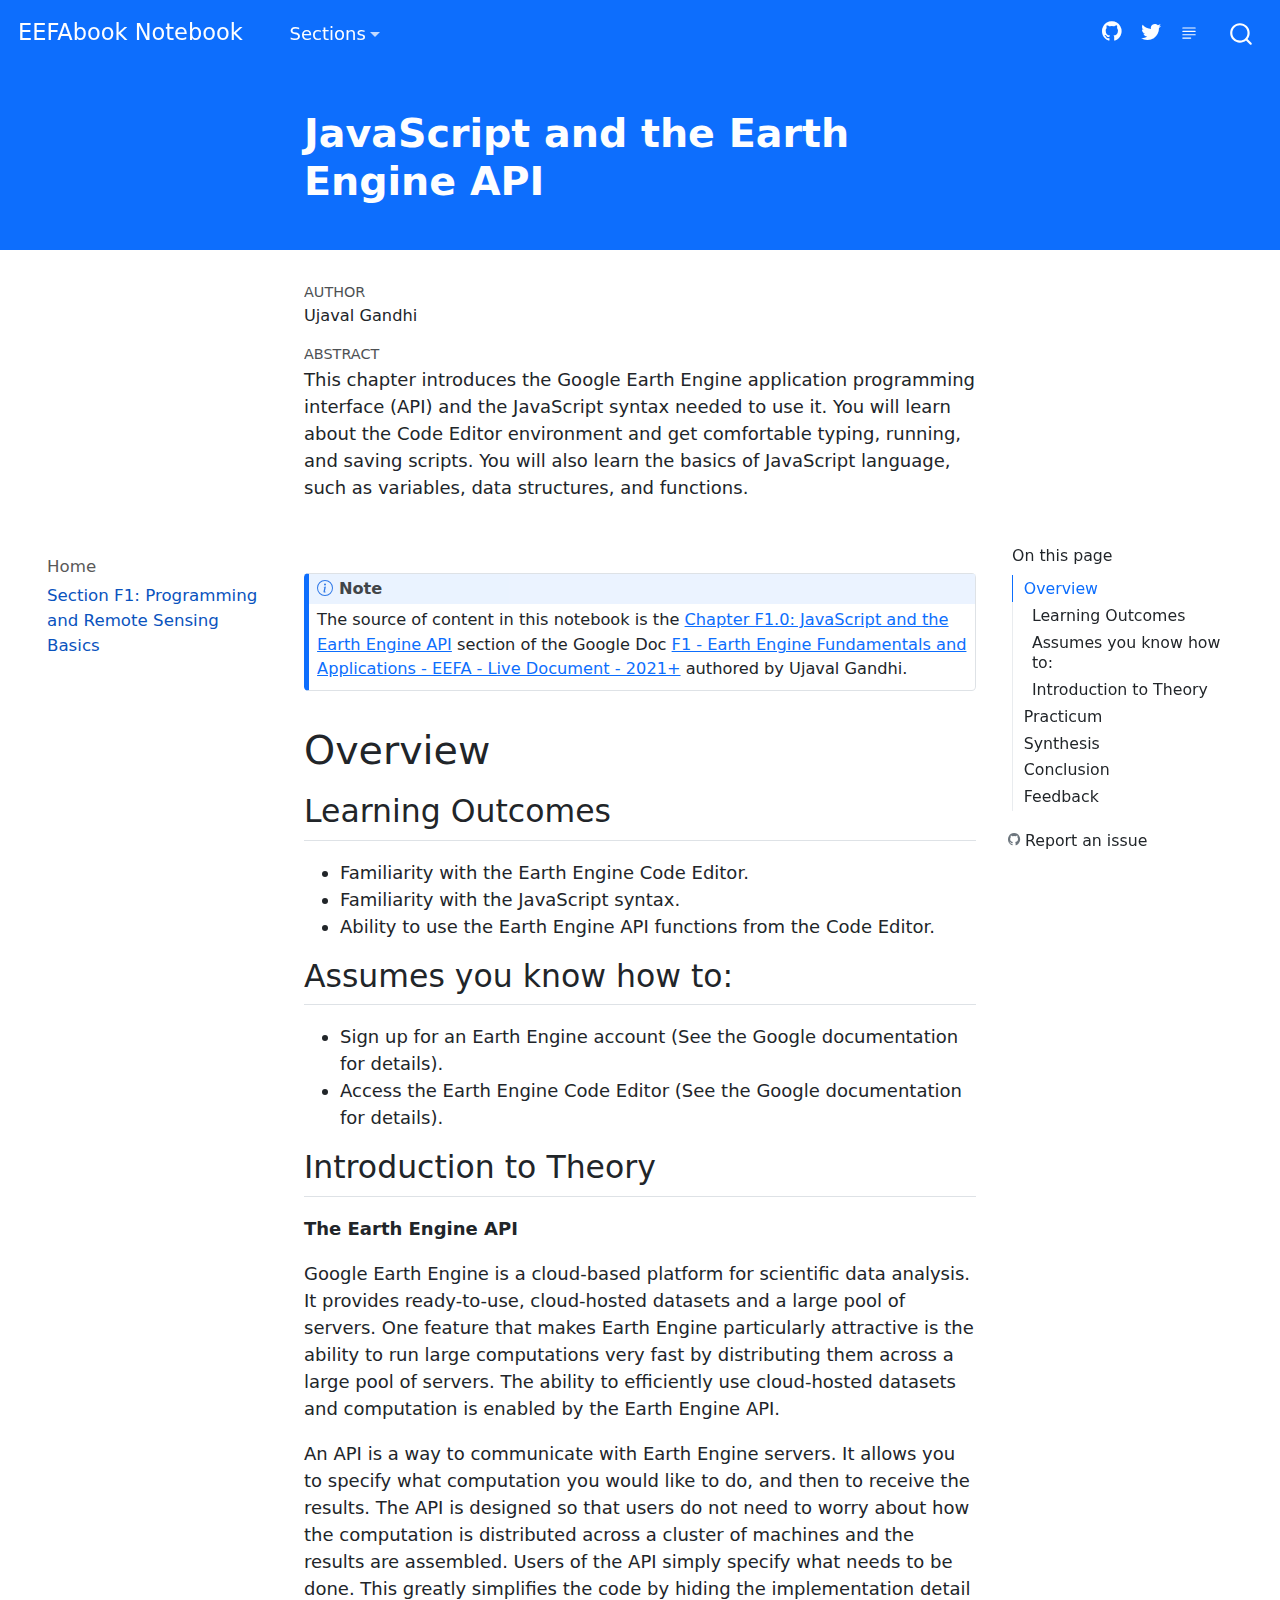
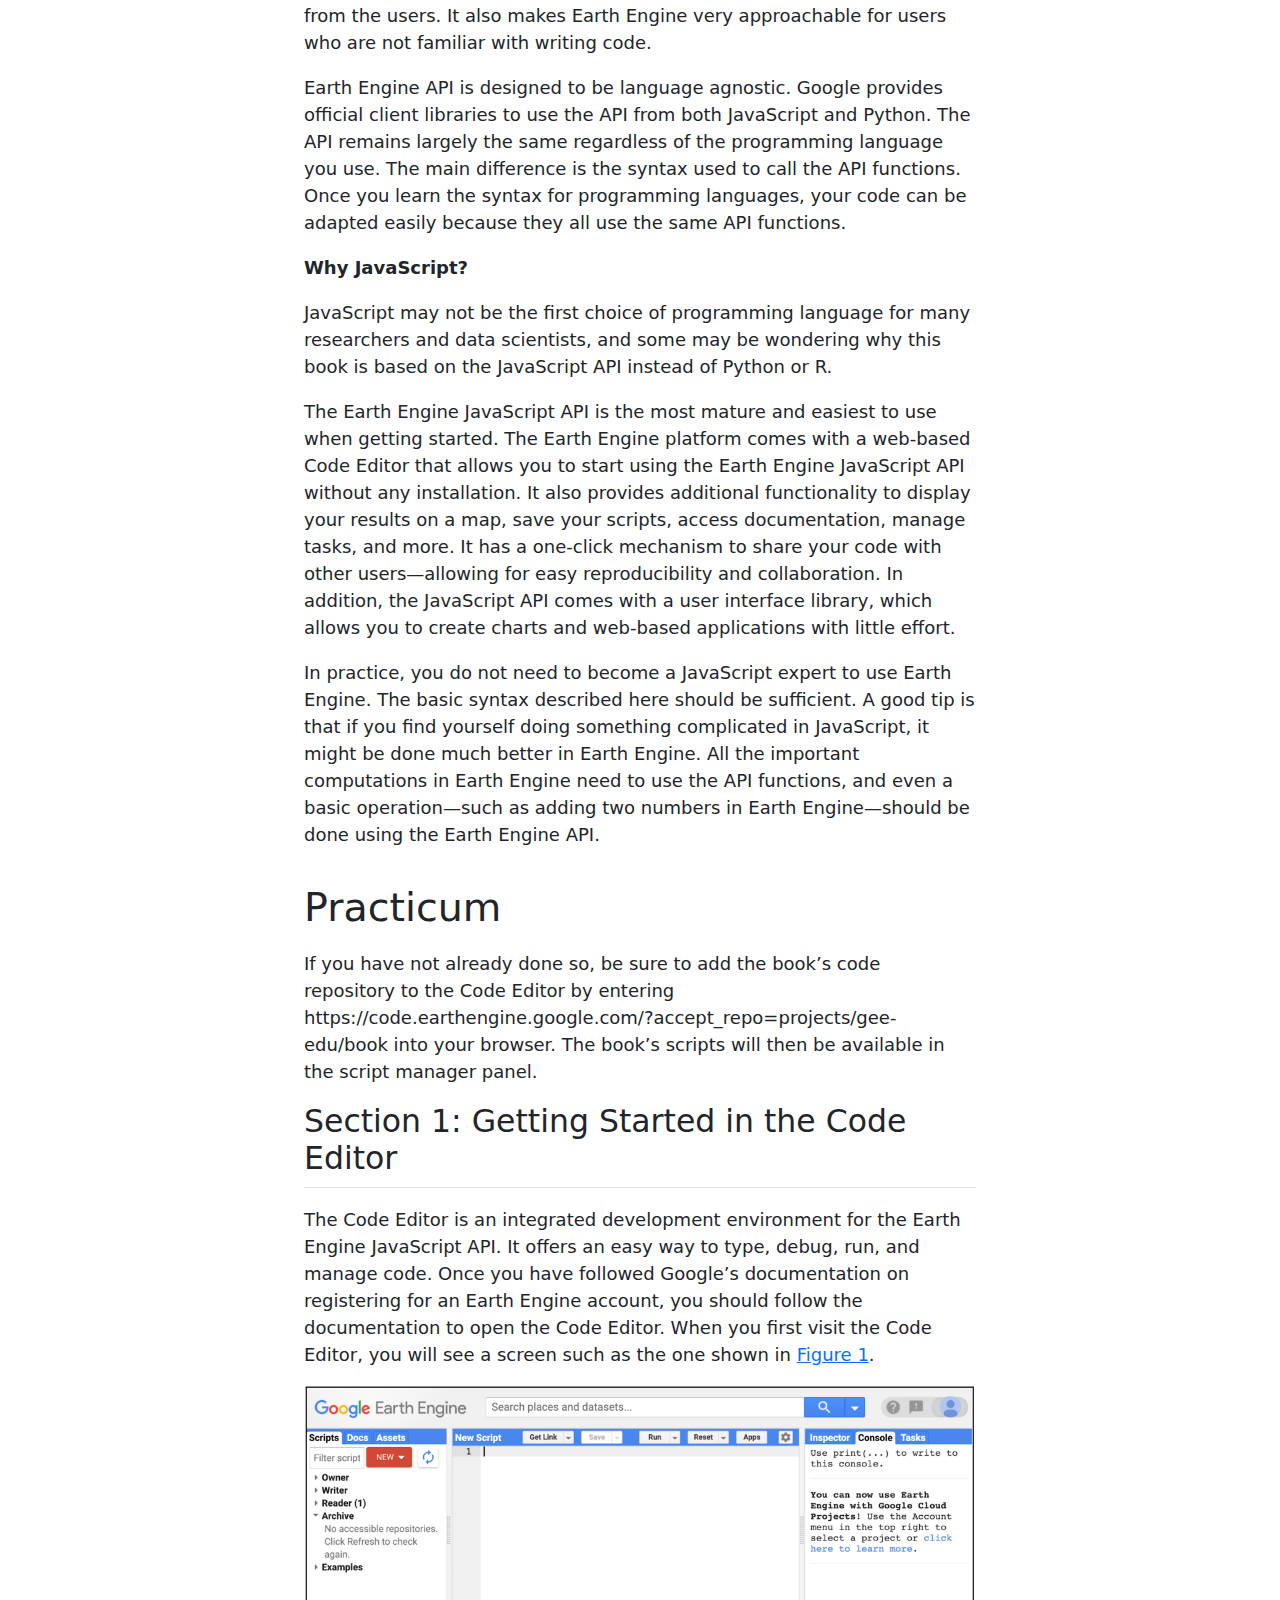
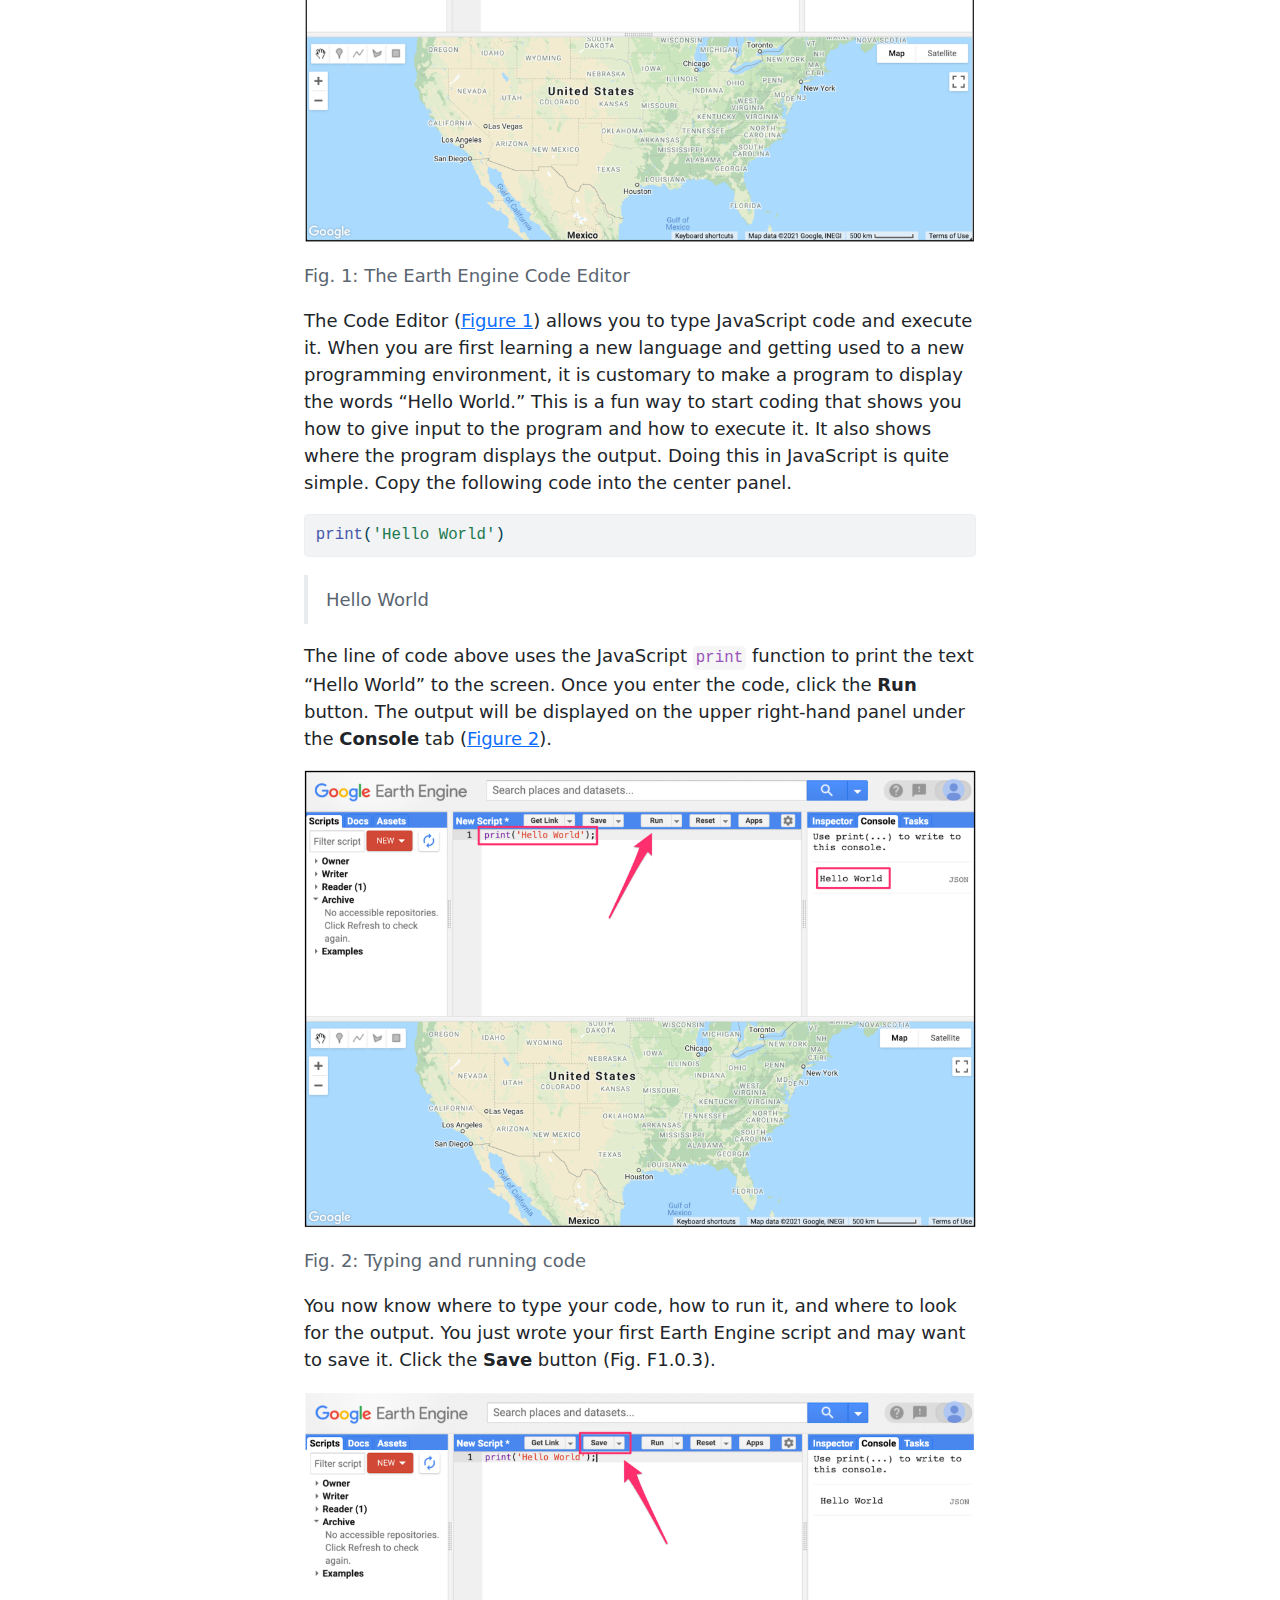
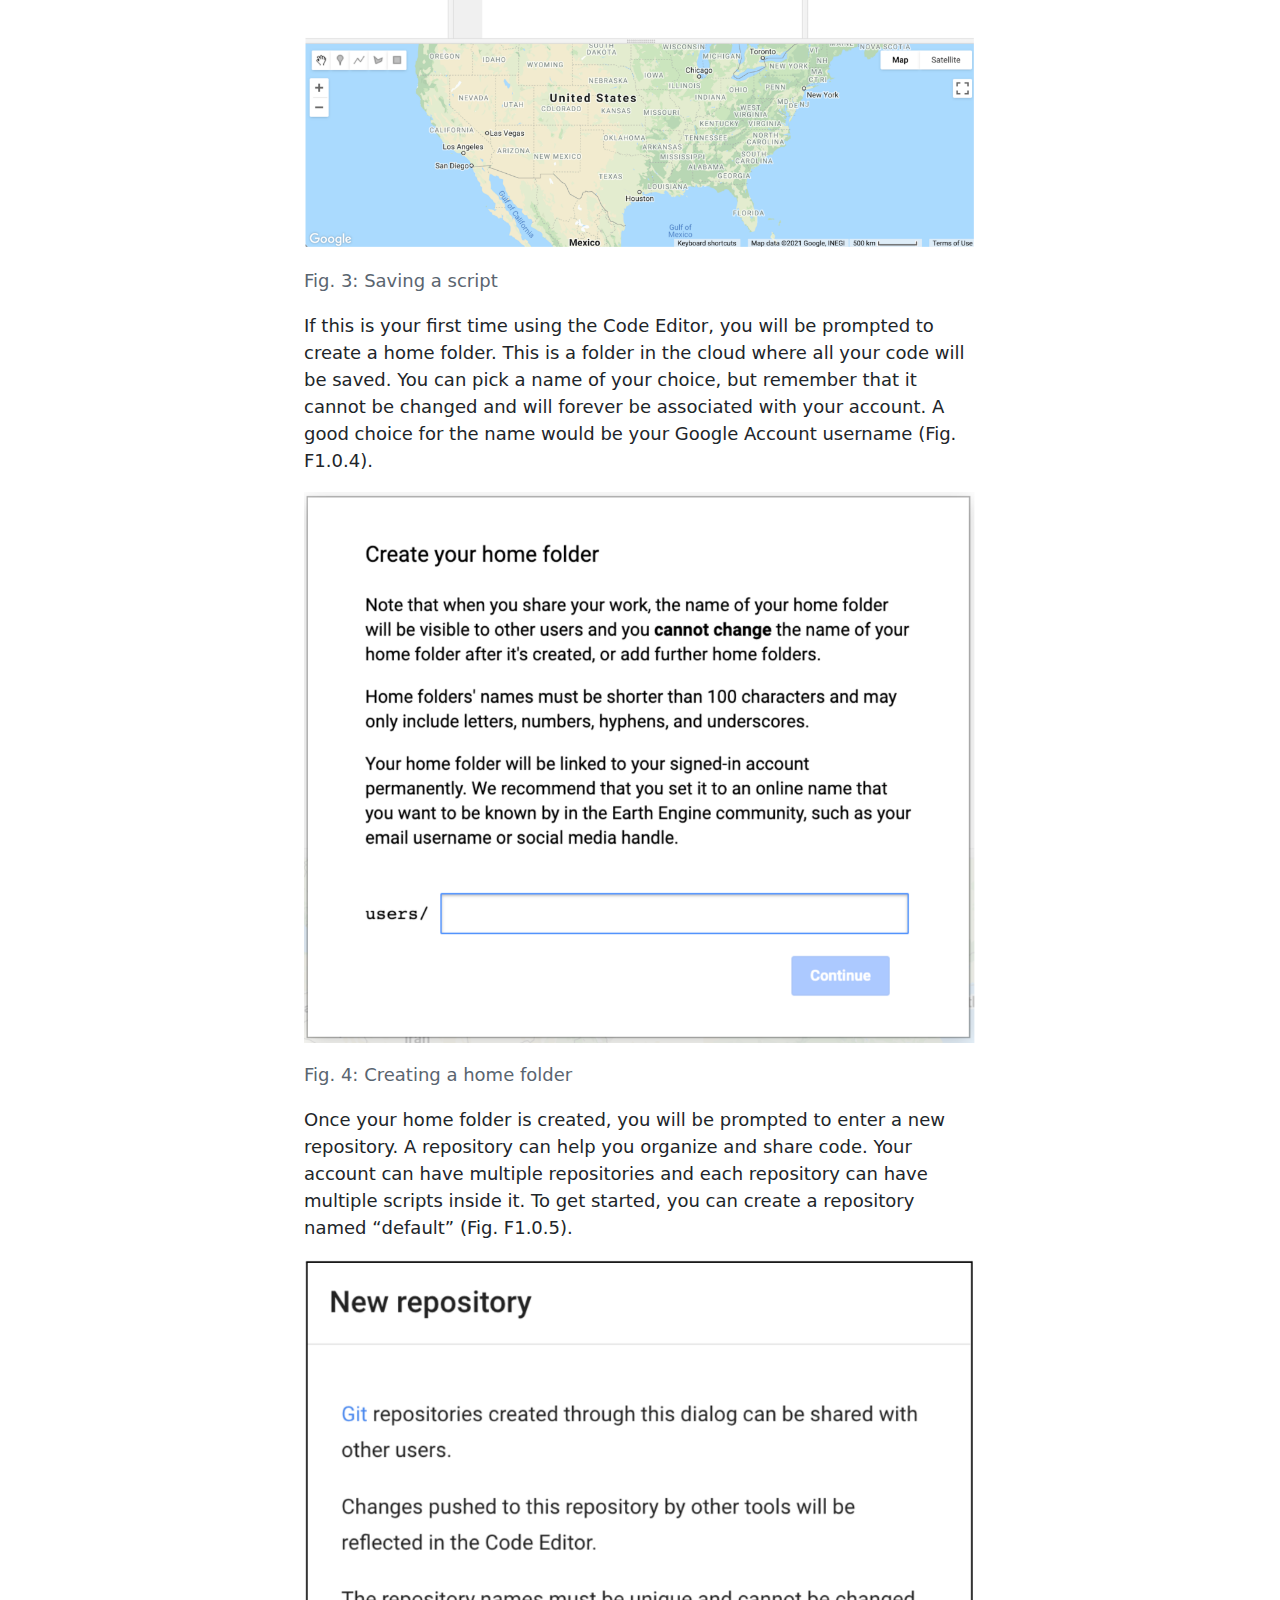
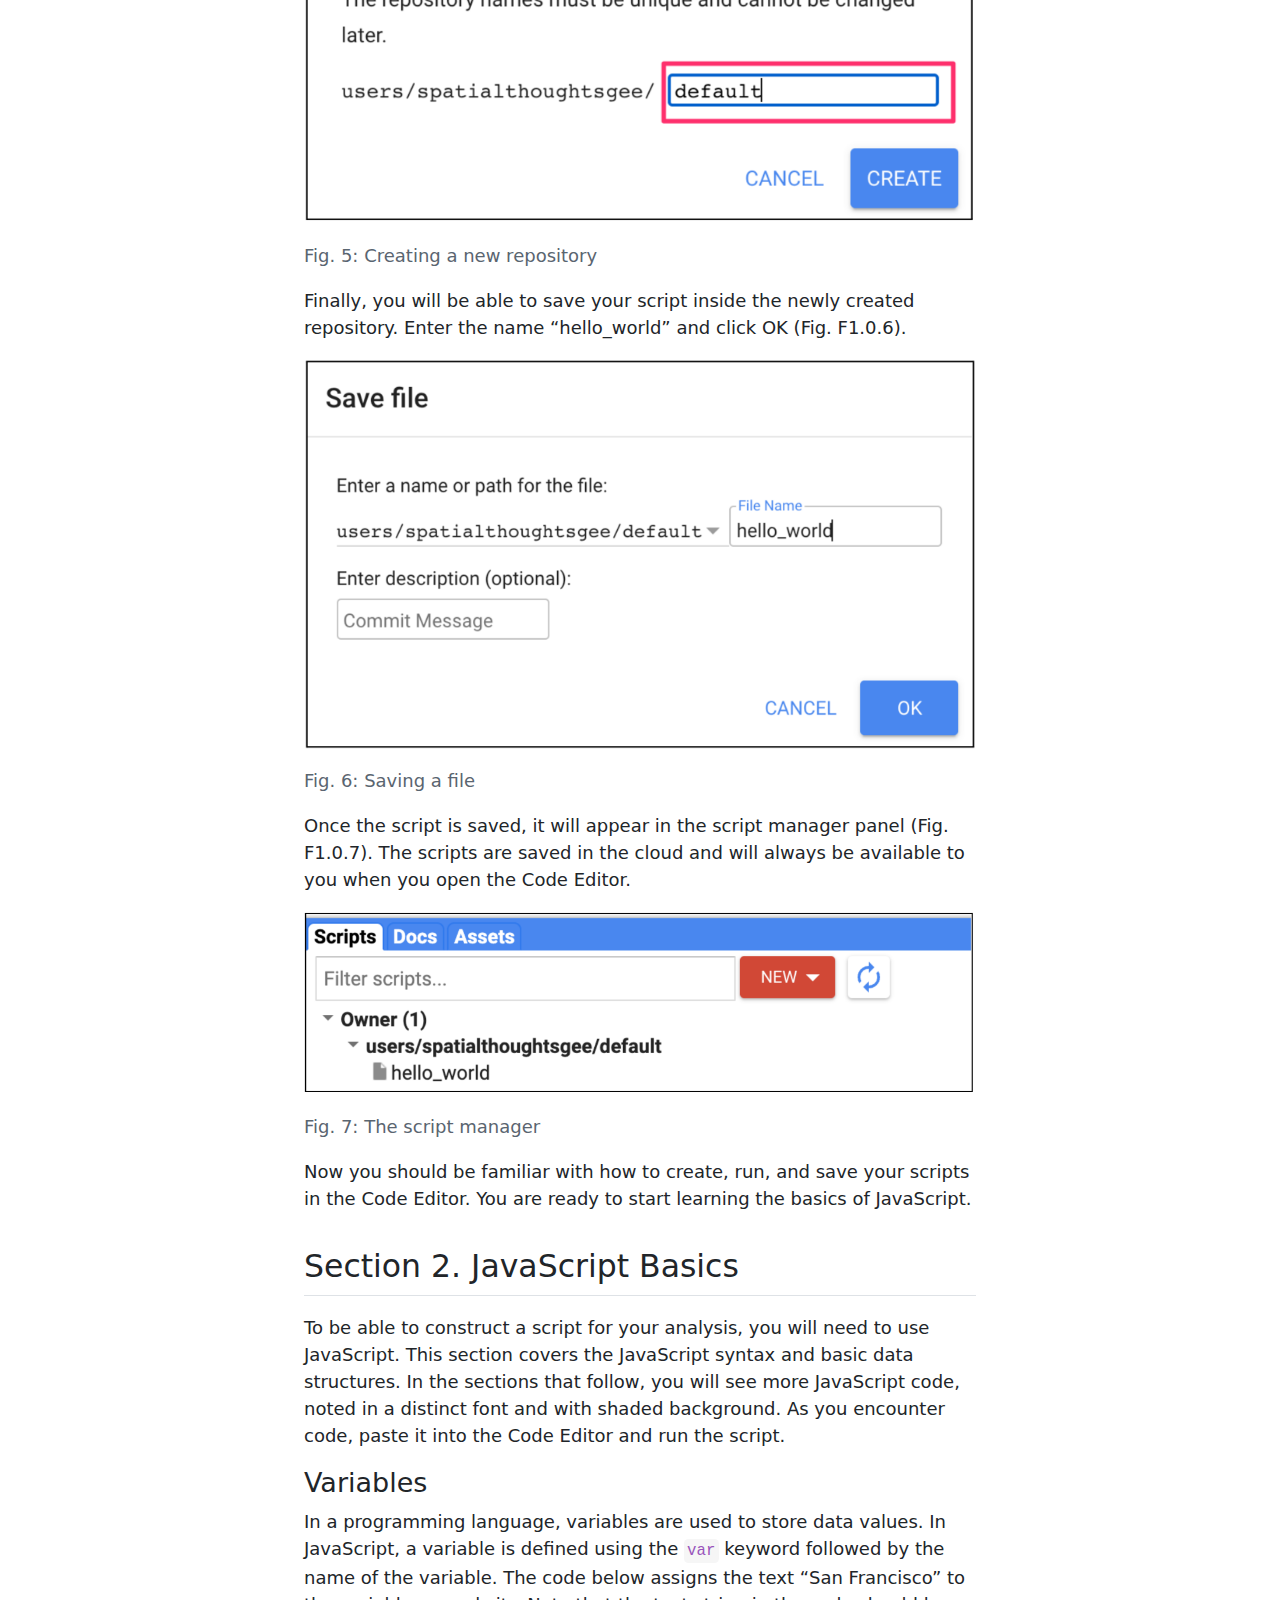
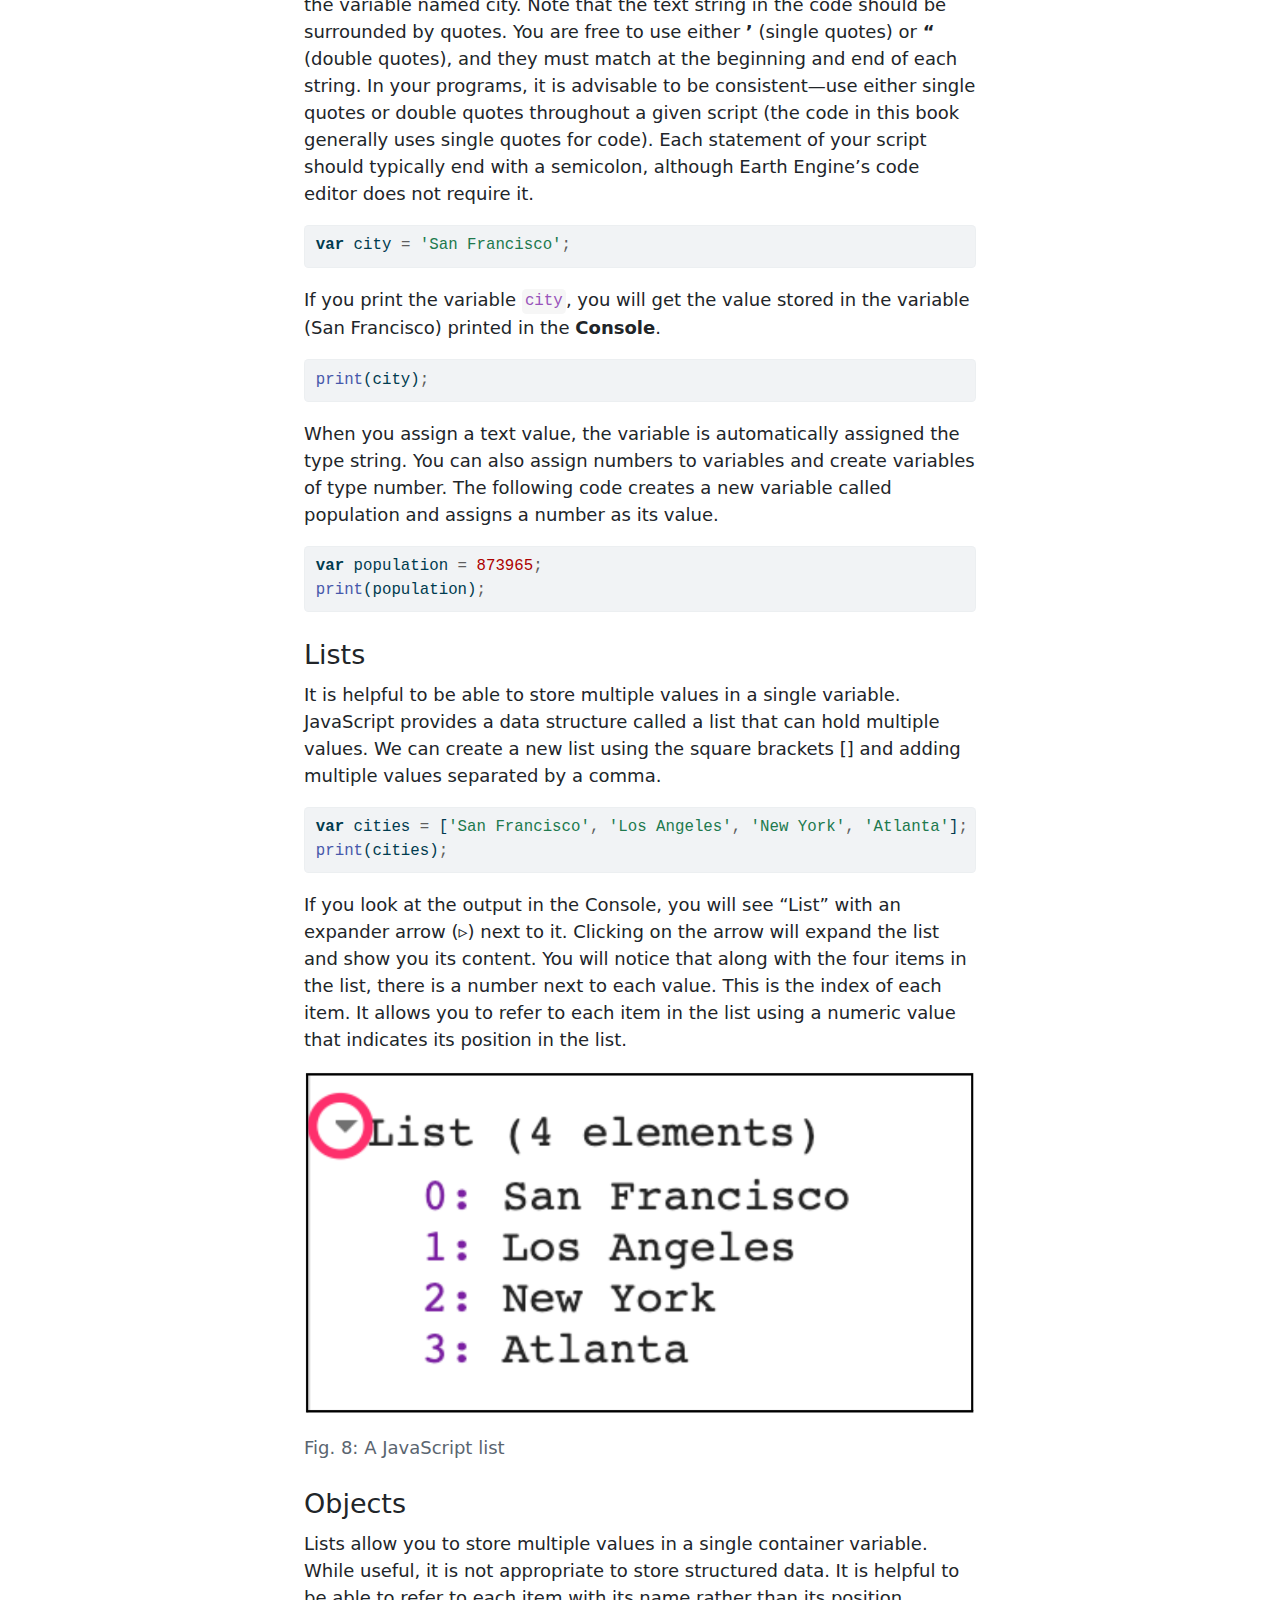
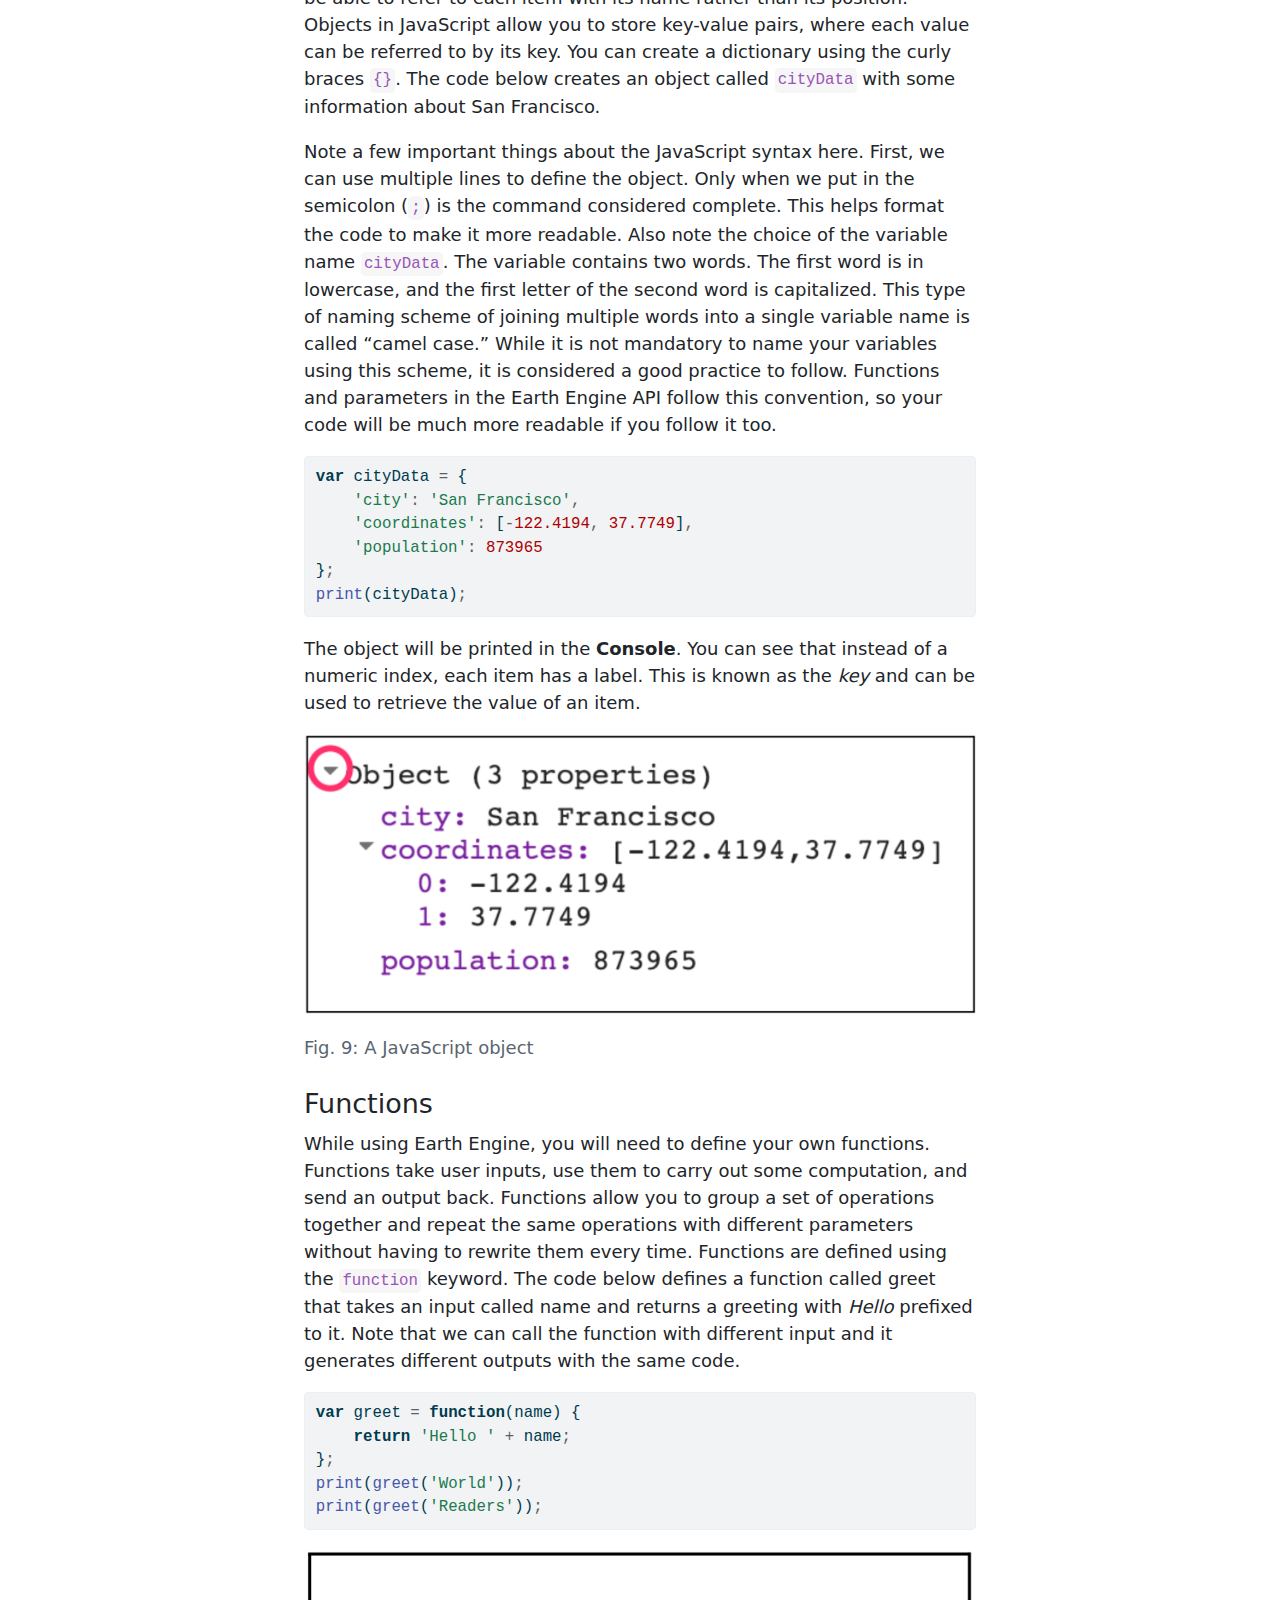
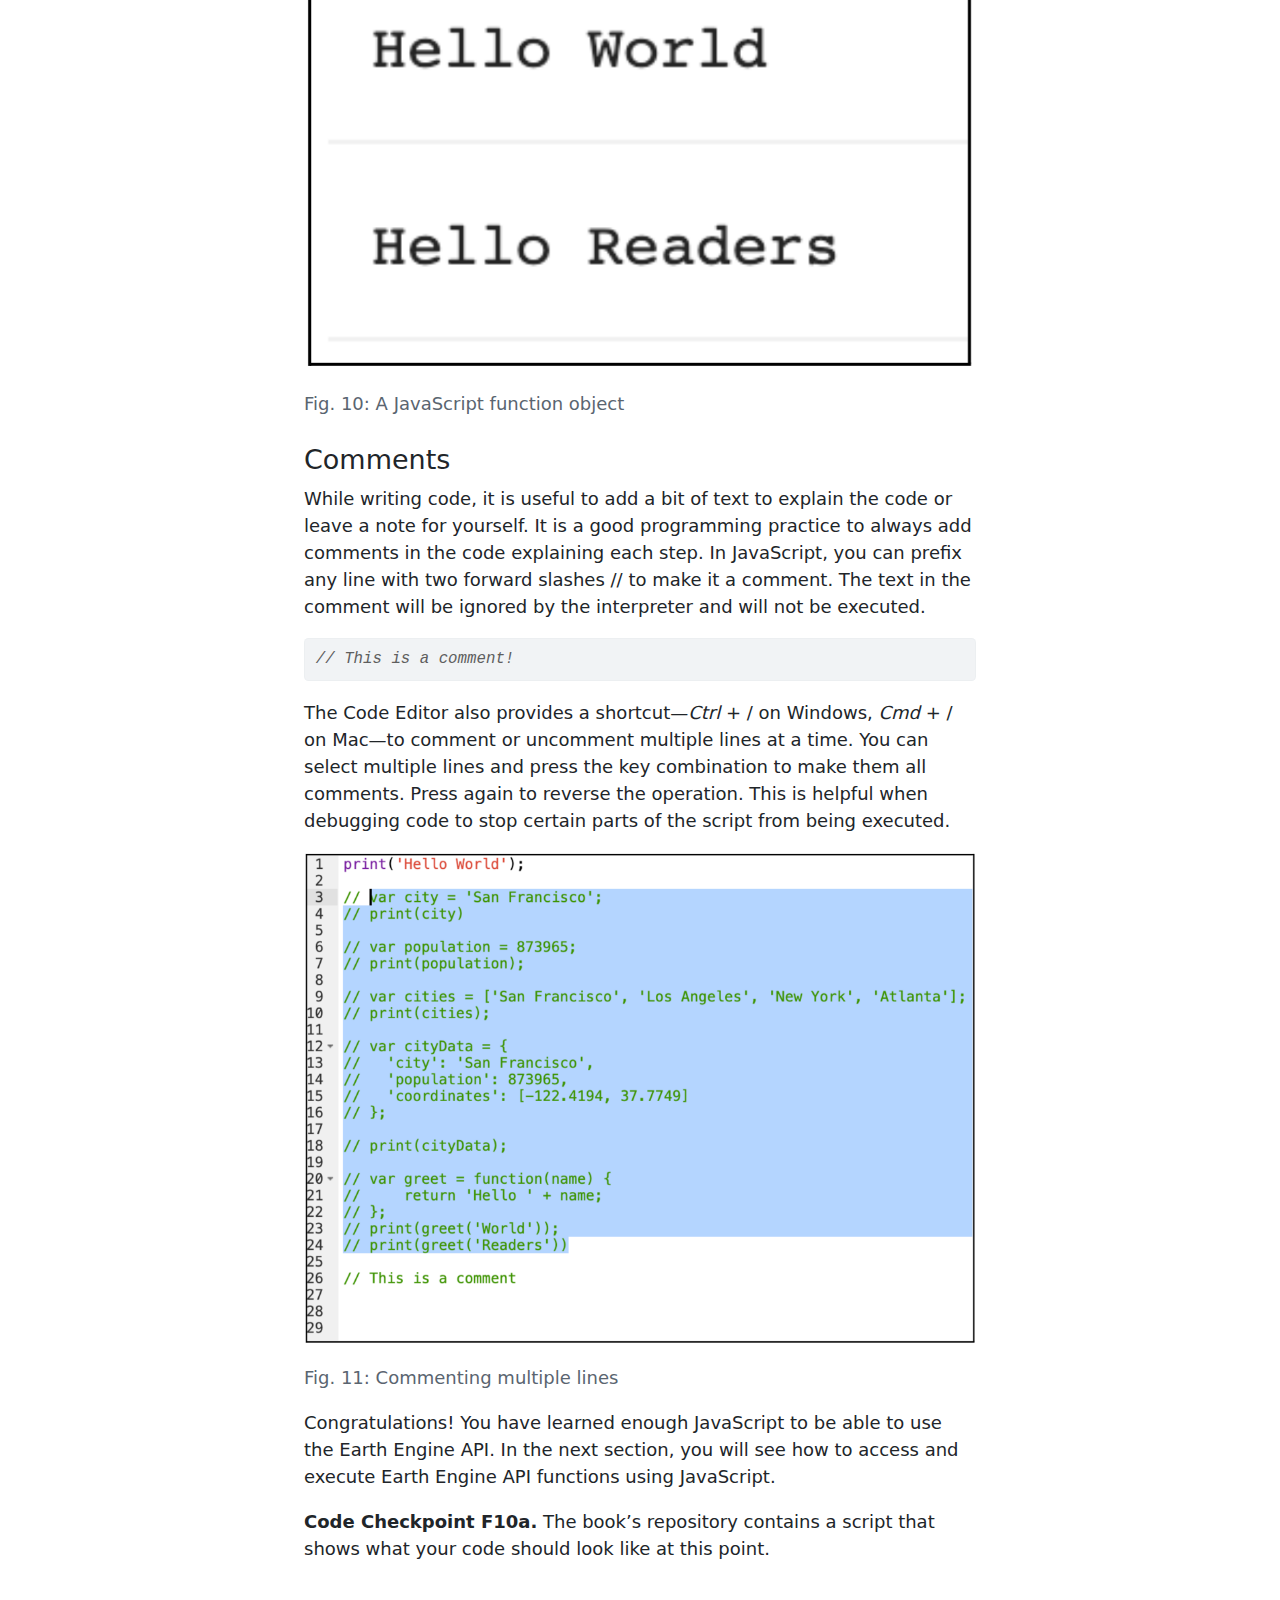
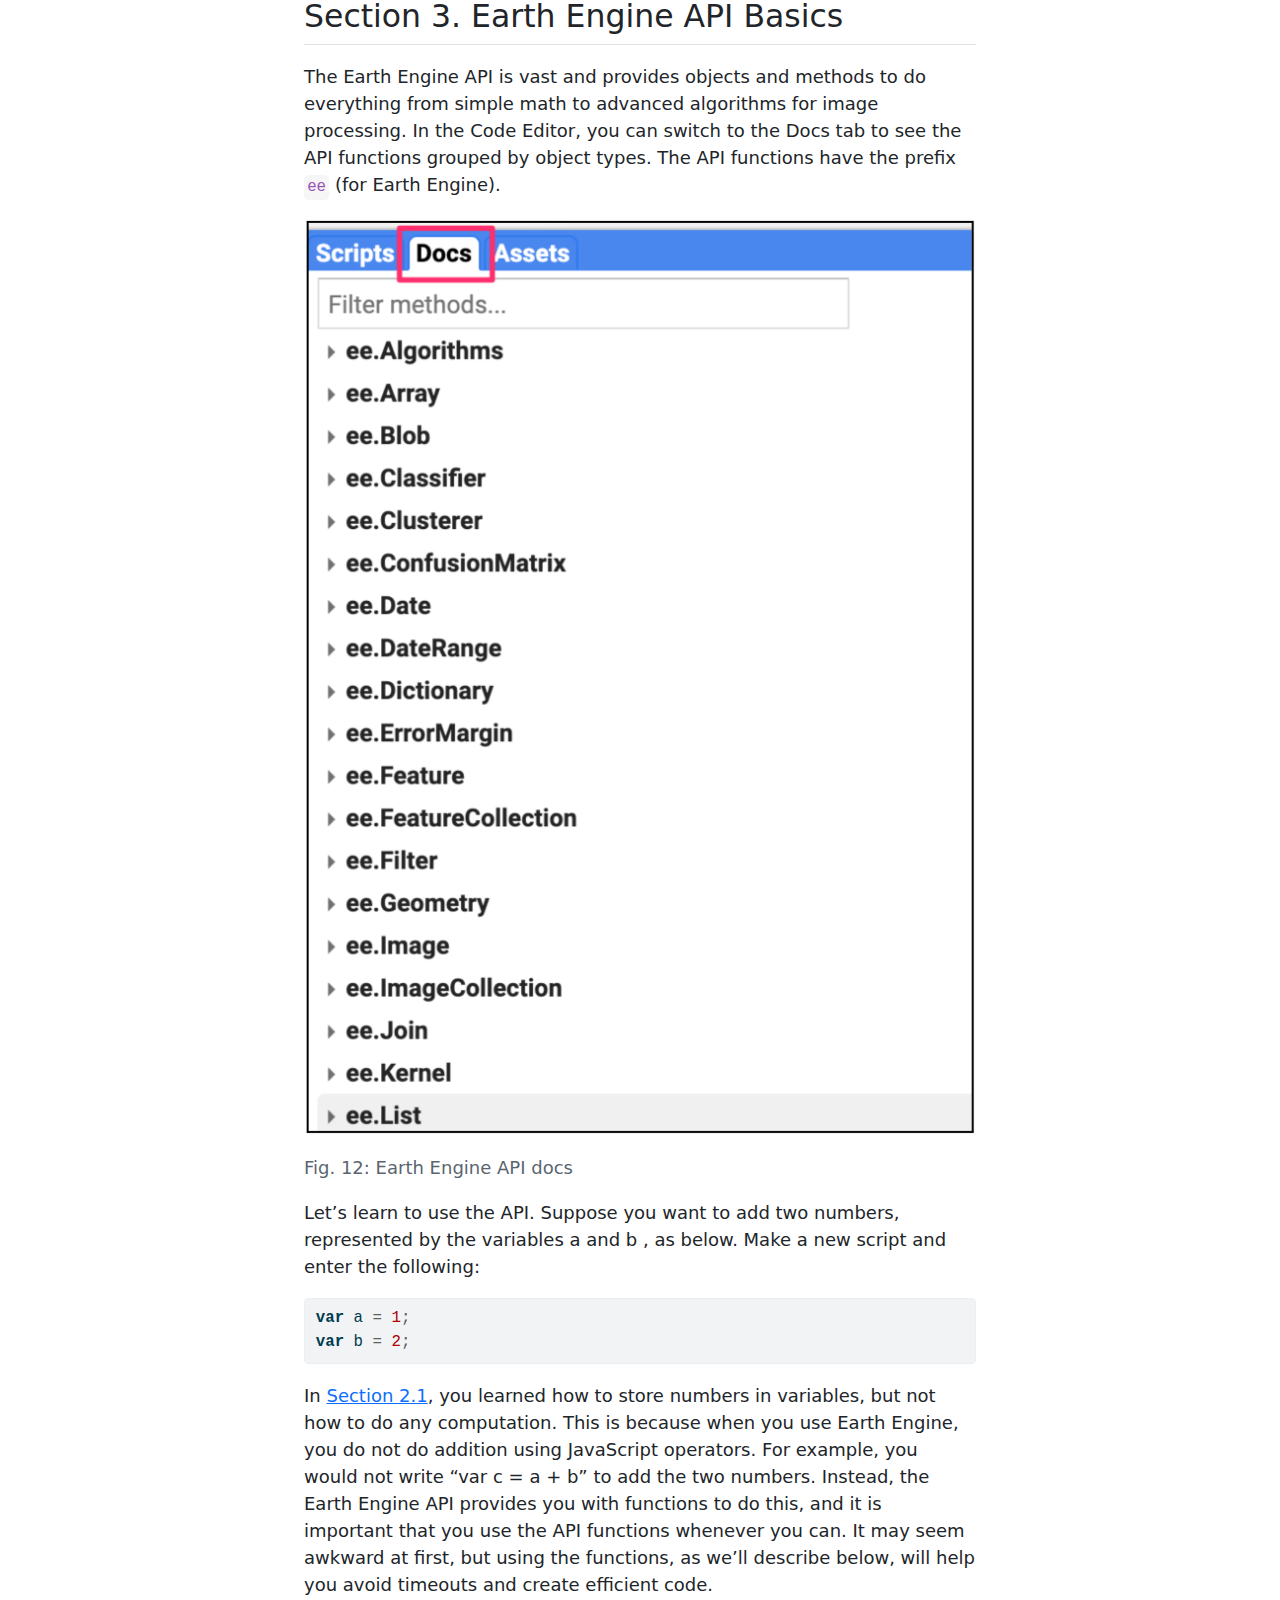
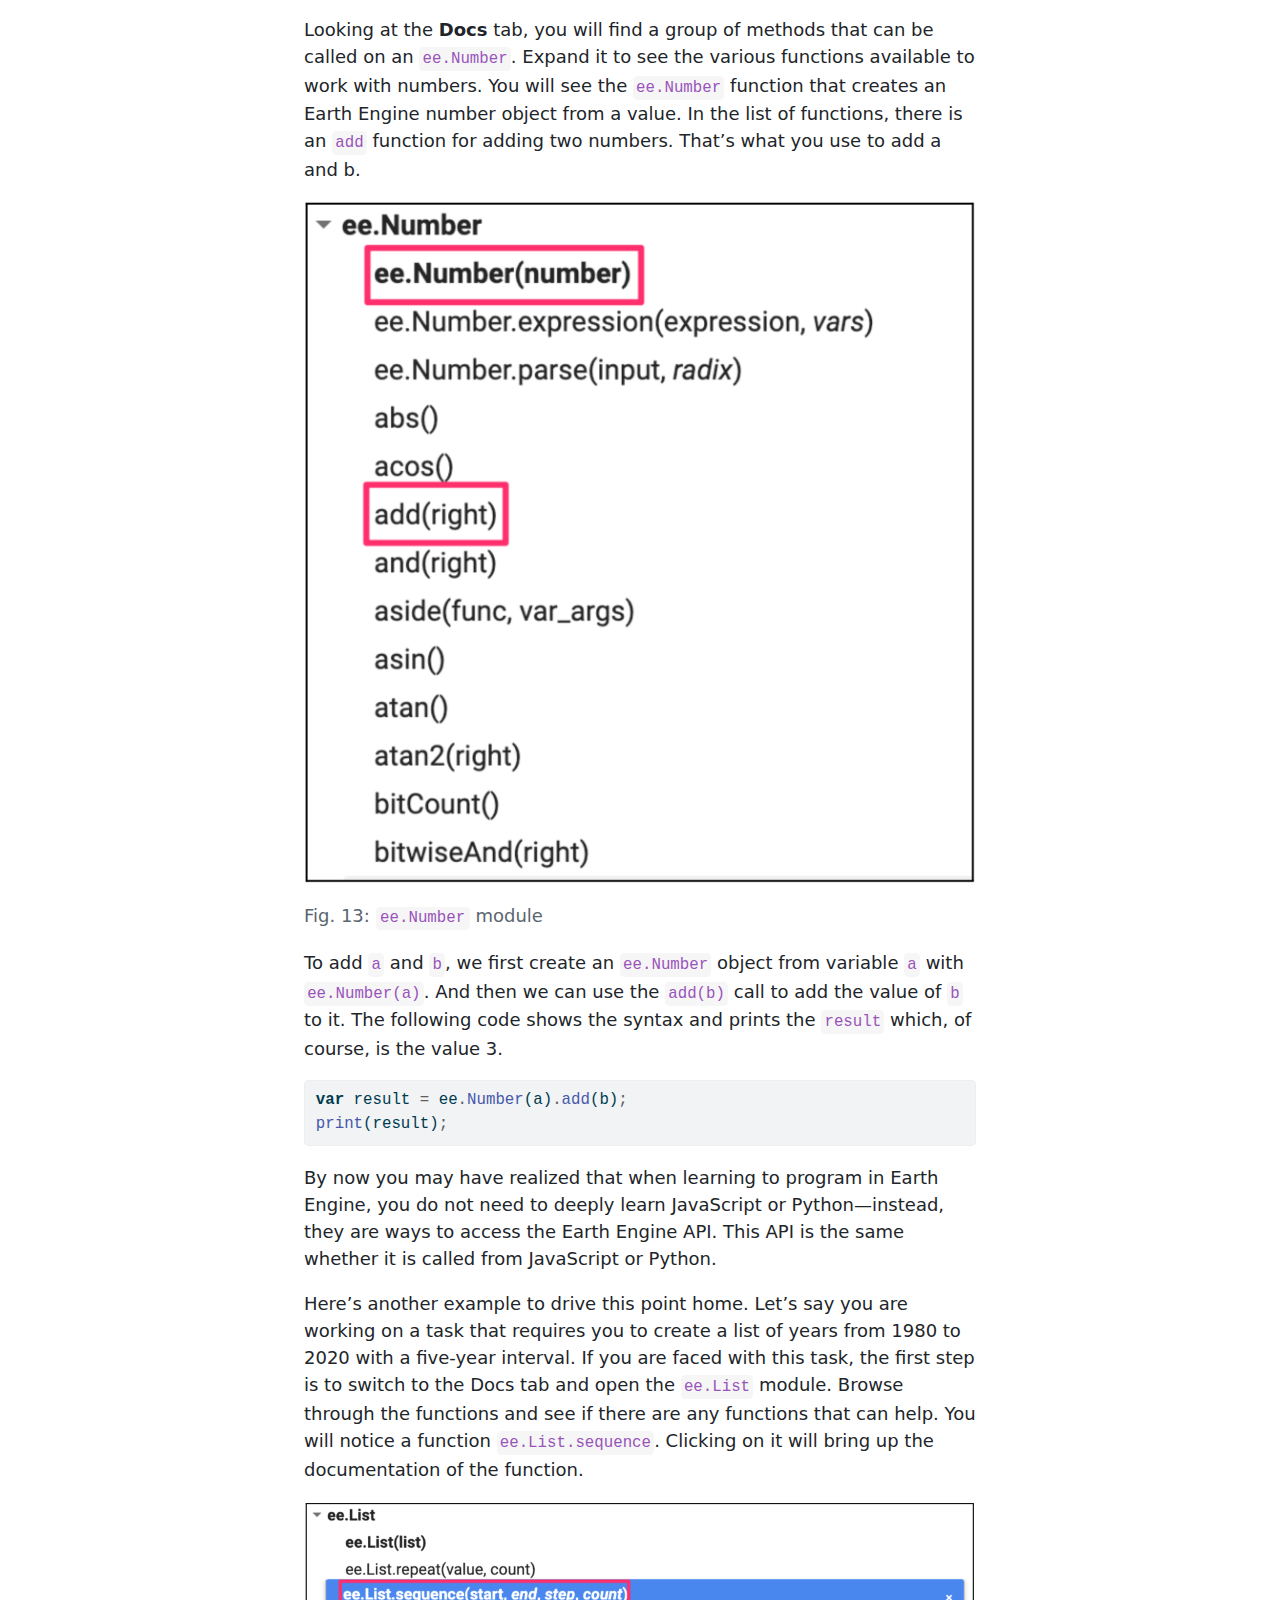
<file: notebooks/_docs/javascript/F1.0.html>
<!DOCTYPE html>
<html xmlns="http://www.w3.org/1999/xhtml" lang="en" xml:lang="en"><head>

<meta charset="utf-8">
<meta name="generator" content="quarto-1.1.251">

<meta name="viewport" content="width=device-width, initial-scale=1.0, user-scalable=yes">

<meta name="author" content="Ujaval Gandhi">

<title>EEFAbook Notebook - JavaScript and the Earth Engine API</title>
<style>
code{white-space: pre-wrap;}
span.smallcaps{font-variant: small-caps;}
div.columns{display: flex; gap: min(4vw, 1.5em);}
div.column{flex: auto; overflow-x: auto;}
div.hanging-indent{margin-left: 1.5em; text-indent: -1.5em;}
ul.task-list{list-style: none;}
ul.task-list li input[type="checkbox"] {
  width: 0.8em;
  margin: 0 0.8em 0.2em -1.6em;
  vertical-align: middle;
}
pre > code.sourceCode { white-space: pre; position: relative; }
pre > code.sourceCode > span { display: inline-block; line-height: 1.25; }
pre > code.sourceCode > span:empty { height: 1.2em; }
.sourceCode { overflow: visible; }
code.sourceCode > span { color: inherit; text-decoration: inherit; }
div.sourceCode { margin: 1em 0; }
pre.sourceCode { margin: 0; }
@media screen {
div.sourceCode { overflow: auto; }
}
@media print {
pre > code.sourceCode { white-space: pre-wrap; }
pre > code.sourceCode > span { text-indent: -5em; padding-left: 5em; }
}
pre.numberSource code
  { counter-reset: source-line 0; }
pre.numberSource code > span
  { position: relative; left: -4em; counter-increment: source-line; }
pre.numberSource code > span > a:first-child::before
  { content: counter(source-line);
    position: relative; left: -1em; text-align: right; vertical-align: baseline;
    border: none; display: inline-block;
    -webkit-touch-callout: none; -webkit-user-select: none;
    -khtml-user-select: none; -moz-user-select: none;
    -ms-user-select: none; user-select: none;
    padding: 0 4px; width: 4em;
    color: #aaaaaa;
  }
pre.numberSource { margin-left: 3em; border-left: 1px solid #aaaaaa;  padding-left: 4px; }
div.sourceCode
  {   }
@media screen {
pre > code.sourceCode > span > a:first-child::before { text-decoration: underline; }
}
code span.al { color: #ff0000; font-weight: bold; } /* Alert */
code span.an { color: #60a0b0; font-weight: bold; font-style: italic; } /* Annotation */
code span.at { color: #7d9029; } /* Attribute */
code span.bn { color: #40a070; } /* BaseN */
code span.bu { color: #008000; } /* BuiltIn */
code span.cf { color: #007020; font-weight: bold; } /* ControlFlow */
code span.ch { color: #4070a0; } /* Char */
code span.cn { color: #880000; } /* Constant */
code span.co { color: #60a0b0; font-style: italic; } /* Comment */
code span.cv { color: #60a0b0; font-weight: bold; font-style: italic; } /* CommentVar */
code span.do { color: #ba2121; font-style: italic; } /* Documentation */
code span.dt { color: #902000; } /* DataType */
code span.dv { color: #40a070; } /* DecVal */
code span.er { color: #ff0000; font-weight: bold; } /* Error */
code span.ex { } /* Extension */
code span.fl { color: #40a070; } /* Float */
code span.fu { color: #06287e; } /* Function */
code span.im { color: #008000; font-weight: bold; } /* Import */
code span.in { color: #60a0b0; font-weight: bold; font-style: italic; } /* Information */
code span.kw { color: #007020; font-weight: bold; } /* Keyword */
code span.op { color: #666666; } /* Operator */
code span.ot { color: #007020; } /* Other */
code span.pp { color: #bc7a00; } /* Preprocessor */
code span.sc { color: #4070a0; } /* SpecialChar */
code span.ss { color: #bb6688; } /* SpecialString */
code span.st { color: #4070a0; } /* String */
code span.va { color: #19177c; } /* Variable */
code span.vs { color: #4070a0; } /* VerbatimString */
code span.wa { color: #60a0b0; font-weight: bold; font-style: italic; } /* Warning */
</style>


<script src="../site_libs/quarto-nav/quarto-nav.js"></script>
<script src="../site_libs/quarto-nav/headroom.min.js"></script>
<script src="../site_libs/clipboard/clipboard.min.js"></script>
<script src="../site_libs/quarto-search/autocomplete.umd.js"></script>
<script src="../site_libs/quarto-search/fuse.min.js"></script>
<script src="../site_libs/quarto-search/quarto-search.js"></script>
<meta name="quarto:offset" content="../">
<script src="../site_libs/quarto-html/quarto.js"></script>
<script src="../site_libs/quarto-html/popper.min.js"></script>
<script src="../site_libs/quarto-html/tippy.umd.min.js"></script>
<script src="../site_libs/quarto-html/anchor.min.js"></script>
<link href="../site_libs/quarto-html/tippy.css" rel="stylesheet">
<link href="../site_libs/quarto-html/quarto-syntax-highlighting.css" rel="stylesheet" id="quarto-text-highlighting-styles">
<script src="../site_libs/bootstrap/bootstrap.min.js"></script>
<link href="../site_libs/bootstrap/bootstrap-icons.css" rel="stylesheet">
<link href="../site_libs/bootstrap/bootstrap.min.css" rel="stylesheet" id="quarto-bootstrap" data-mode="light">
<script id="quarto-search-options" type="application/json">{
  "location": "navbar",
  "copy-button": false,
  "collapse-after": 3,
  "panel-placement": "end",
  "type": "overlay",
  "limit": 20,
  "language": {
    "search-no-results-text": "No results",
    "search-matching-documents-text": "matching documents",
    "search-copy-link-title": "Copy link to search",
    "search-hide-matches-text": "Hide additional matches",
    "search-more-match-text": "more match in this document",
    "search-more-matches-text": "more matches in this document",
    "search-clear-button-title": "Clear",
    "search-detached-cancel-button-title": "Cancel",
    "search-submit-button-title": "Submit"
  }
}</script>


<link rel="stylesheet" href="../styles.css">
<meta property="og:title" content="EEFAbook Notebook - JavaScript and the Earth Engine API">
<meta property="og:description" content="This chapter introduces the Google Earth Engine application programming interface (API) and the JavaScript syntax needed to use it. You will learn about the Code Editor environment and get comfortable typing, running, and saving scripts. You will also learn the basics of JavaScript language, such as variables, data structures, and functions.">
<meta property="og:site-name" content="EEFAbook Notebook">
<meta name="twitter:title" content="EEFAbook Notebook - JavaScript and the Earth Engine API">
<meta name="twitter:description" content="This chapter introduces the Google Earth Engine application programming interface (API) and the JavaScript syntax needed to use it. You will learn about the Code Editor environment and get comfortable typing, running, and saving scripts. You will also learn the basics of JavaScript language, such as variables, data structures, and functions.">
<meta name="twitter:card" content="summary">
</head>

<body class="nav-sidebar floating nav-fixed">

<div id="quarto-search-results"></div>
  <header id="quarto-header" class="headroom fixed-top">
    <nav class="navbar navbar-expand-lg navbar-dark ">
      <div class="navbar-container container-fluid">
      <div class="navbar-brand-container">
    <a class="navbar-brand" href="../index.html">
    <span class="navbar-title">EEFAbook Notebook</span>
    </a>
  </div>
          <button class="navbar-toggler" type="button" data-bs-toggle="collapse" data-bs-target="#navbarCollapse" aria-controls="navbarCollapse" aria-expanded="false" aria-label="Toggle navigation" onclick="if (window.quartoToggleHeadroom) { window.quartoToggleHeadroom(); }">
  <span class="navbar-toggler-icon"></span>
</button>
          <div class="collapse navbar-collapse" id="navbarCollapse">
            <ul class="navbar-nav navbar-nav-scroll me-auto">
  <li class="nav-item dropdown ">
    <a class="nav-link dropdown-toggle" href="#" id="nav-menu-sections" role="button" data-bs-toggle="dropdown" aria-expanded="false">Sections</a>
    <ul class="dropdown-menu" aria-labelledby="nav-menu-sections">    
        <li>
    <a class="dropdown-item" href="../javascript/F1.0.html"><i class="bi bi-journal-bookmark-fill" role="img">
</i> 
 <span class="dropdown-text">Section F1: Programming and Remote Sensing Basics</span></a>
  </li>  
    </ul>
  </li>
</ul>
            <ul class="navbar-nav navbar-nav-scroll ms-auto">
  <li class="nav-item compact">
    <a class="nav-link" href="https://github.com/EEFAbook/eefabook-notebook"><i class="bi bi-github" role="img">
</i> 
 </a>
  </li>  
  <li class="nav-item compact">
    <a class="nav-link" href="https://twitter.com/eefabook"><i class="bi bi-twitter" role="img">
</i> 
 </a>
  </li>  
</ul>
              <div class="quarto-toggle-container">
                  <a href="" class="quarto-reader-toggle nav-link" onclick="window.quartoToggleReader(); return false;" title="Toggle reader mode">
  <div class="quarto-reader-toggle-btn">
  <i class="bi"></i>
  </div>
</a>
              </div>
              <div id="quarto-search" class="" title="Search"></div>
          </div> <!-- /navcollapse -->
      </div> <!-- /container-fluid -->
    </nav>
  <nav class="quarto-secondary-nav" data-bs-toggle="collapse" data-bs-target="#quarto-sidebar" aria-controls="quarto-sidebar" aria-expanded="false" aria-label="Toggle sidebar navigation" onclick="if (window.quartoToggleHeadroom) { window.quartoToggleHeadroom(); }">
    <div class="container-fluid d-flex justify-content-between">
      <h1 class="quarto-secondary-nav-title">JavaScript and the Earth Engine API</h1>
      <button type="button" class="quarto-btn-toggle btn" aria-label="Show secondary navigation">
        <i class="bi bi-chevron-right"></i>
      </button>
    </div>
  </nav>
</header>
<!-- content -->
<header id="title-block-header" class="quarto-title-block default page-columns page-full">
  <div class="quarto-title-banner page-columns page-full">
    <div class="quarto-title column-body">
      <h1 class="title d-none d-lg-block">JavaScript and the Earth Engine API</h1>
                      </div>
  </div>
    
  
  <div class="quarto-title-meta">

      <div>
      <div class="quarto-title-meta-heading">Author</div>
      <div class="quarto-title-meta-contents">
               <p>Ujaval Gandhi </p>
            </div>
    </div>
      
      
    </div>
    
  <div>
    <div class="abstract">
      <div class="abstract-title">Abstract</div>
      This chapter introduces the Google Earth Engine application programming interface (API) and the JavaScript syntax needed to use it. You will learn about the Code Editor environment and get comfortable typing, running, and saving scripts. You will also learn the basics of JavaScript language, such as variables, data structures, and functions.
    </div>
  </div>
  
  </header><div id="quarto-content" class="quarto-container page-columns page-rows-contents page-layout-article page-navbar">
<!-- sidebar -->
  <nav id="quarto-sidebar" class="sidebar collapse sidebar-navigation floating overflow-auto">
    <div class="sidebar-menu-container"> 
    <ul class="list-unstyled mt-1">
        <li class="sidebar-item">
  <div class="sidebar-item-container"> 
  <a href="../index.html" class="sidebar-item-text sidebar-link">Home</a>
  </div>
</li>
        <li class="sidebar-item">
  <div class="sidebar-item-container"> 
  <a href="../javascript/F1.0.html" class="sidebar-item-text sidebar-link active">Section F1: Programming and Remote Sensing Basics</a>
  </div>
</li>
    </ul>
    </div>
</nav>
<!-- margin-sidebar -->
    <div id="quarto-margin-sidebar" class="sidebar margin-sidebar">
        <nav id="TOC" role="doc-toc" class="toc-active">
    <h2 id="toc-title">On this page</h2>
   
  <ul>
  <li><a href="#overview" id="toc-overview" class="nav-link active" data-scroll-target="#overview">Overview</a>
  <ul>
  <li><a href="#learning-outcomes" id="toc-learning-outcomes" class="nav-link" data-scroll-target="#learning-outcomes">Learning Outcomes</a></li>
  <li><a href="#assumes-you-know-how-to" id="toc-assumes-you-know-how-to" class="nav-link" data-scroll-target="#assumes-you-know-how-to">Assumes you know how to:</a></li>
  <li><a href="#introduction-to-theory" id="toc-introduction-to-theory" class="nav-link" data-scroll-target="#introduction-to-theory">Introduction to Theory</a></li>
  </ul></li>
  <li><a href="#practicum" id="toc-practicum" class="nav-link" data-scroll-target="#practicum">Practicum</a>
  <ul>
  <li><a href="#sec-get-started-code-editor" id="toc-sec-get-started-code-editor" class="nav-link" data-scroll-target="#sec-get-started-code-editor">Section 1: Getting Started in the Code Editor</a></li>
  <li><a href="#section-2.-javascript-basics" id="toc-section-2.-javascript-basics" class="nav-link" data-scroll-target="#section-2.-javascript-basics">Section 2. JavaScript Basics</a>
  <ul class="collapse">
  <li><a href="#variables" id="toc-variables" class="nav-link" data-scroll-target="#variables">Variables</a></li>
  <li><a href="#lists" id="toc-lists" class="nav-link" data-scroll-target="#lists">Lists</a></li>
  <li><a href="#objects" id="toc-objects" class="nav-link" data-scroll-target="#objects">Objects</a></li>
  <li><a href="#functions" id="toc-functions" class="nav-link" data-scroll-target="#functions">Functions</a></li>
  <li><a href="#comments" id="toc-comments" class="nav-link" data-scroll-target="#comments">Comments</a></li>
  </ul></li>
  <li><a href="#section-3.-earth-engine-api-basics" id="toc-section-3.-earth-engine-api-basics" class="nav-link" data-scroll-target="#section-3.-earth-engine-api-basics">Section 3. Earth Engine API Basics</a></li>
  </ul></li>
  <li><a href="#synthesis" id="toc-synthesis" class="nav-link" data-scroll-target="#synthesis">Synthesis</a></li>
  <li><a href="#conclusion" id="toc-conclusion" class="nav-link" data-scroll-target="#conclusion">Conclusion</a></li>
  <li><a href="#feedback" id="toc-feedback" class="nav-link" data-scroll-target="#feedback">Feedback</a></li>
  </ul>
<div class="toc-actions"><div><i class="bi bi-github"></i></div><div class="action-links"><p><a href="https://github.com/EEFAbook/eefabook-notebook/issues/new" class="toc-action">Report an issue</a></p></div></div></nav>
    </div>
<!-- main -->
<main class="content quarto-banner-title-block" id="quarto-document-content">




<!-- WARNING: THIS FILE WAS AUTOGENERATED! DO NOT EDIT! -->
<div class="callout-note callout callout-style-default callout-captioned">
<div class="callout-header d-flex align-content-center">
<div class="callout-icon-container">
<i class="callout-icon"></i>
</div>
<div class="callout-caption-container flex-fill">
Note
</div>
</div>
<div class="callout-body-container callout-body">
<p>The source of content in this notebook is the <a href="https://docs.google.com/document/d/1dLSaGXlAnI0jK6LAB6F-gQLBA30NTT0pz1tovHfOmvI/edit#heading=h.rafy9tochpd2">Chapter F1.0: JavaScript and the Earth Engine API</a> section of the Google Doc <a href="https://docs.google.com/document/d/1dLSaGXlAnI0jK6LAB6F-gQLBA30NTT0pz1tovHfOmvI/edit#heading=h.2md7h24jb6sj">F1 - Earth Engine Fundamentals and Applications - EEFA - Live Document - 2021+</a> authored by Ujaval Gandhi.</p>
</div>
</div>
<section id="overview" class="level1">
<h1>Overview</h1>
<section id="learning-outcomes" class="level2">
<h2 class="anchored" data-anchor-id="learning-outcomes">Learning Outcomes</h2>
<ul>
<li>Familiarity with the Earth Engine Code Editor.</li>
<li>Familiarity with the JavaScript syntax.</li>
<li>Ability to use the Earth Engine API functions from the Code Editor.</li>
</ul>
</section>
<section id="assumes-you-know-how-to" class="level2">
<h2 class="anchored" data-anchor-id="assumes-you-know-how-to">Assumes you know how to:</h2>
<ul>
<li>Sign up for an Earth Engine account (See the Google documentation for details).</li>
<li>Access the Earth Engine Code Editor (See the Google documentation for details).</li>
</ul>
</section>
<section id="introduction-to-theory" class="level2">
<h2 class="anchored" data-anchor-id="introduction-to-theory">Introduction to Theory</h2>
<p><strong>The Earth Engine API</strong></p>
<p>Google Earth Engine is a cloud-based platform for scientific data analysis. It provides ready-to-use, cloud-hosted datasets and a large pool of servers. One feature that makes Earth Engine particularly attractive is the ability to run large computations very fast by distributing them across a large pool of servers. The ability to efficiently use cloud-hosted datasets and computation is enabled by the Earth Engine API.</p>
<p>An API is a way to communicate with Earth Engine servers. It allows you to specify what computation you would like to do, and then to receive the results. The API is designed so that users do not need to worry about how the computation is distributed across a cluster of machines and the results are assembled. Users of the API simply specify what needs to be done. This greatly simplifies the code by hiding the implementation detail from the users. It also makes Earth Engine very approachable for users who are not familiar with writing code.</p>
<p>Earth Engine API is designed to be language agnostic. Google provides official client libraries to use the API from both JavaScript and Python. The API remains largely the same regardless of the programming language you use. The main difference is the syntax used to call the API functions. Once you learn the syntax for programming languages, your code can be adapted easily because they all use the same API functions.</p>
<p><strong>Why JavaScript?</strong></p>
<p>JavaScript may not be the first choice of programming language for many researchers and data scientists, and some may be wondering why this book is based on the JavaScript API instead of Python or R.</p>
<p>The Earth Engine JavaScript API is the most mature and easiest to use when getting started. The Earth Engine platform comes with a web-based Code Editor that allows you to start using the Earth Engine JavaScript API without any installation. It also provides additional functionality to display your results on a map, save your scripts, access documentation, manage tasks, and more. It has a one-click mechanism to share your code with other users—allowing for easy reproducibility and collaboration. In addition, the JavaScript API comes with a user interface library, which allows you to create charts and web-based applications with little effort.</p>
<p>In practice, you do not need to become a JavaScript expert to use Earth Engine. The basic syntax described here should be sufficient. A good tip is that if you find yourself doing something complicated in JavaScript, it might be done much better in Earth Engine. All the important computations in Earth Engine need to use the API functions, and even a basic operation—such as adding two numbers in Earth Engine—should be done using the Earth Engine API.</p>
</section>
</section>
<section id="practicum" class="level1">
<h1>Practicum</h1>
<p>If you have not already done so, be sure to add the book’s code repository to the Code Editor by entering https://code.earthengine.google.com/?accept_repo=projects/gee-edu/book into your browser. The book’s scripts will then be available in the script manager panel.</p>
<section id="sec-get-started-code-editor" class="level2">
<h2 class="anchored" data-anchor-id="sec-get-started-code-editor">Section 1: Getting Started in the Code Editor</h2>
<p>The Code Editor is an integrated development environment for the Earth Engine JavaScript API. It offers an easy way to type, debug, run, and manage code. Once you have followed Google’s documentation on registering for an Earth Engine account, you should follow the documentation to open the Code Editor. When you first visit the Code Editor, you will see a screen such as the one shown in <a href="#fig-code-editor">Figure&nbsp;1</a>.</p>
<div id="fig-code-editor" class="quarto-figure quarto-figure-center anchored">
<figure class="figure">
<p><img src="../images/earth_engine_code_editor.png" class="img-fluid figure-img"></p>
<p></p><figcaption class="figure-caption">Fig.&nbsp;1: The Earth Engine Code Editor</figcaption><p></p>
</figure>
</div>
<p>The Code Editor (<a href="#fig-code-editor">Figure&nbsp;1</a>) allows you to type JavaScript code and execute it. When you are first learning a new language and getting used to a new programming environment, it is customary to make a program to display the words “Hello World.” This is a fun way to start coding that shows you how to give input to the program and how to execute it. It also shows where the program displays the output. Doing this in JavaScript is quite simple. Copy the following code into the center panel.</p>
<div class="sourceCode" id="cb1"><pre class="sourceCode javascript code-with-copy"><code class="sourceCode javascript"><span id="cb1-1"><a href="#cb1-1" aria-hidden="true" tabindex="-1"></a><span class="fu">print</span>(<span class="st">'Hello World'</span>)</span></code><button title="Copy to Clipboard" class="code-copy-button"><i class="bi"></i></button></pre></div>
<blockquote class="blockquote">
<p>Hello World</p>
</blockquote>
<p>The line of code above uses the JavaScript <code>print</code> function to print the text “Hello World” to the screen. Once you enter the code, click the <strong>Run</strong> button. The output will be displayed on the upper right-hand panel under the <strong>Console</strong> tab (<a href="#fig-typing-running-code">Figure&nbsp;2</a>).</p>
<div id="fig-typing-running-code" class="quarto-figure quarto-figure-center anchored">
<figure class="figure">
<p><img src="../images/typing_and_running_code.png" class="img-fluid figure-img"></p>
<p></p><figcaption class="figure-caption">Fig.&nbsp;2: Typing and running code</figcaption><p></p>
</figure>
</div>
<p>You now know where to type your code, how to run it, and where to look for the output. You just wrote your first Earth Engine script and may want to save it. Click the <strong>Save</strong> button (Fig. F1.0.3).</p>
<div id="fig-code-editor-save" class="quarto-figure quarto-figure-center anchored">
<figure class="figure">
<p><img src="../images/code_editor_save.png" class="img-fluid figure-img"></p>
<p></p><figcaption class="figure-caption">Fig.&nbsp;3: Saving a script</figcaption><p></p>
</figure>
</div>
<p>If this is your first time using the Code Editor, you will be prompted to create a home folder. This is a folder in the cloud where all your code will be saved. You can pick a name of your choice, but remember that it cannot be changed and will forever be associated with your account. A good choice for the name would be your Google Account username (Fig. F1.0.4).</p>
<div id="fig-create-home-folder" class="quarto-figure quarto-figure-center anchored">
<figure class="figure">
<p><img src="../images/create_home_folder.png" class="img-fluid figure-img"></p>
<p></p><figcaption class="figure-caption">Fig.&nbsp;4: Creating a home folder</figcaption><p></p>
</figure>
</div>
<p>Once your home folder is created, you will be prompted to enter a new repository. A repository can help you organize and share code. Your account can have multiple repositories and each repository can have multiple scripts inside it. To get started, you can create a repository named “default” (Fig. F1.0.5).</p>
<div id="fig-create-new-repo" class="quarto-figure quarto-figure-center anchored">
<figure class="figure">
<p><img src="../images/create_new_repo.png" class="img-fluid figure-img"></p>
<p></p><figcaption class="figure-caption">Fig.&nbsp;5: Creating a new repository</figcaption><p></p>
</figure>
</div>
<p>Finally, you will be able to save your script inside the newly created repository. Enter the name “hello_world” and click OK (Fig. F1.0.6).</p>
<div id="fig-code-editor-save-file" class="quarto-figure quarto-figure-center anchored">
<figure class="figure">
<p><img src="../images/code-editor-save-file.png" class="img-fluid figure-img"></p>
<p></p><figcaption class="figure-caption">Fig.&nbsp;6: Saving a file</figcaption><p></p>
</figure>
</div>
<p>Once the script is saved, it will appear in the script manager panel (Fig. F1.0.7). The scripts are saved in the cloud and will always be available to you when you open the Code Editor.</p>
<div id="fig-code-editor-script-manager" class="quarto-figure quarto-figure-center anchored">
<figure class="figure">
<p><img src="../images/code_editor_script_manager.png" class="img-fluid figure-img"></p>
<p></p><figcaption class="figure-caption">Fig.&nbsp;7: The script manager</figcaption><p></p>
</figure>
</div>
<p>Now you should be familiar with how to create, run, and save your scripts in the Code Editor. You are ready to start learning the basics of JavaScript.</p>
</section>
<section id="section-2.-javascript-basics" class="level2">
<h2 class="anchored" data-anchor-id="section-2.-javascript-basics">Section 2. JavaScript Basics</h2>
<p>To be able to construct a script for your analysis, you will need to use JavaScript. This section covers the JavaScript syntax and basic data structures. In the sections that follow, you will see more JavaScript code, noted in a distinct font and with shaded background. As you encounter code, paste it into the Code Editor and run the script.</p>
<section id="variables" class="level3">
<h3 class="anchored" data-anchor-id="variables">Variables</h3>
<p>In a programming language, variables are used to store data values. In JavaScript, a variable is defined using the <code>var</code> keyword followed by the name of the variable. The code below assigns the text “San Francisco” to the variable named city. Note that the text string in the code should be surrounded by quotes. You are free to use either <strong>’</strong> (single quotes) or <strong>“</strong> (double quotes), and they must match at the beginning and end of each string. In your programs, it is advisable to be consistent—use either single quotes or double quotes throughout a given script (the code in this book generally uses single quotes for code). Each statement of your script should typically end with a semicolon, although Earth Engine’s code editor does not require it.</p>
<div class="sourceCode" id="cb2"><pre class="sourceCode javascript code-with-copy"><code class="sourceCode javascript"><span id="cb2-1"><a href="#cb2-1" aria-hidden="true" tabindex="-1"></a><span class="kw">var</span> city <span class="op">=</span> <span class="st">'San Francisco'</span><span class="op">;</span></span></code><button title="Copy to Clipboard" class="code-copy-button"><i class="bi"></i></button></pre></div>
<p>If you print the variable <code>city</code>, you will get the value stored in the variable (San Francisco) printed in the <strong>Console</strong>.</p>
<div class="sourceCode" id="cb3"><pre class="sourceCode javascript code-with-copy"><code class="sourceCode javascript"><span id="cb3-1"><a href="#cb3-1" aria-hidden="true" tabindex="-1"></a><span class="fu">print</span>(city)<span class="op">;</span></span></code><button title="Copy to Clipboard" class="code-copy-button"><i class="bi"></i></button></pre></div>
<p>When you assign a text value, the variable is automatically assigned the type string. You can also assign numbers to variables and create variables of type number. The following code creates a new variable called population and assigns a number as its value.</p>
<div class="sourceCode" id="cb4"><pre class="sourceCode javascript code-with-copy"><code class="sourceCode javascript"><span id="cb4-1"><a href="#cb4-1" aria-hidden="true" tabindex="-1"></a><span class="kw">var</span> population <span class="op">=</span> <span class="dv">873965</span><span class="op">;</span></span>
<span id="cb4-2"><a href="#cb4-2" aria-hidden="true" tabindex="-1"></a><span class="fu">print</span>(population)<span class="op">;</span></span></code><button title="Copy to Clipboard" class="code-copy-button"><i class="bi"></i></button></pre></div>
</section>
<section id="lists" class="level3">
<h3 class="anchored" data-anchor-id="lists">Lists</h3>
<p>It is helpful to be able to store multiple values in a single variable. JavaScript provides a data structure called a list that can hold multiple values. We can create a new list using the square brackets [] and adding multiple values separated by a comma.</p>
<div class="sourceCode" id="cb5"><pre class="sourceCode javascript code-with-copy"><code class="sourceCode javascript"><span id="cb5-1"><a href="#cb5-1" aria-hidden="true" tabindex="-1"></a><span class="kw">var</span> cities <span class="op">=</span> [<span class="st">'San Francisco'</span><span class="op">,</span> <span class="st">'Los Angeles'</span><span class="op">,</span> <span class="st">'New York'</span><span class="op">,</span> <span class="st">'Atlanta'</span>]<span class="op">;</span></span>
<span id="cb5-2"><a href="#cb5-2" aria-hidden="true" tabindex="-1"></a><span class="fu">print</span>(cities)<span class="op">;</span></span></code><button title="Copy to Clipboard" class="code-copy-button"><i class="bi"></i></button></pre></div>
<p>If you look at the output in the Console, you will see “List” with an expander arrow (▹) next to it. Clicking on the arrow will expand the list and show you its content. You will notice that along with the four items in the list, there is a number next to each value. This is the index of each item. It allows you to refer to each item in the list using a numeric value that indicates its position in the list.</p>
<div id="fig-javascript-list" class="quarto-figure quarto-figure-center anchored">
<figure class="figure">
<p><img src="../images/code_editor_javascript_list.png" class="img-fluid figure-img"></p>
<p></p><figcaption class="figure-caption">Fig.&nbsp;8: A JavaScript list</figcaption><p></p>
</figure>
</div>
</section>
<section id="objects" class="level3">
<h3 class="anchored" data-anchor-id="objects">Objects</h3>
<p>Lists allow you to store multiple values in a single container variable. While useful, it is not appropriate to store structured data. It is helpful to be able to refer to each item with its name rather than its position. Objects in JavaScript allow you to store key-value pairs, where each value can be referred to by its key. You can create a dictionary using the curly braces <code>{}</code>. The code below creates an object called <code>cityData</code> with some information about San Francisco.</p>
<p>Note a few important things about the JavaScript syntax here. First, we can use multiple lines to define the object. Only when we put in the semicolon (<code>;</code>) is the command considered complete. This helps format the code to make it more readable. Also note the choice of the variable name <code>cityData</code>. The variable contains two words. The first word is in lowercase, and the first letter of the second word is capitalized. This type of naming scheme of joining multiple words into a single variable name is called “camel case.” While it is not mandatory to name your variables using this scheme, it is considered a good practice to follow. Functions and parameters in the Earth Engine API follow this convention, so your code will be much more readable if you follow it too.</p>
<div class="sourceCode" id="cb6"><pre class="sourceCode javascript code-with-copy"><code class="sourceCode javascript"><span id="cb6-1"><a href="#cb6-1" aria-hidden="true" tabindex="-1"></a><span class="kw">var</span> cityData <span class="op">=</span> {</span>
<span id="cb6-2"><a href="#cb6-2" aria-hidden="true" tabindex="-1"></a>    <span class="st">'city'</span><span class="op">:</span> <span class="st">'San Francisco'</span><span class="op">,</span></span>
<span id="cb6-3"><a href="#cb6-3" aria-hidden="true" tabindex="-1"></a>    <span class="st">'coordinates'</span><span class="op">:</span> [<span class="op">-</span><span class="fl">122.4194</span><span class="op">,</span> <span class="fl">37.7749</span>]<span class="op">,</span></span>
<span id="cb6-4"><a href="#cb6-4" aria-hidden="true" tabindex="-1"></a>    <span class="st">'population'</span><span class="op">:</span> <span class="dv">873965</span></span>
<span id="cb6-5"><a href="#cb6-5" aria-hidden="true" tabindex="-1"></a>}<span class="op">;</span></span>
<span id="cb6-6"><a href="#cb6-6" aria-hidden="true" tabindex="-1"></a><span class="fu">print</span>(cityData)<span class="op">;</span></span></code><button title="Copy to Clipboard" class="code-copy-button"><i class="bi"></i></button></pre></div>
<p>The object will be printed in the <strong>Console</strong>. You can see that instead of a numeric index, each item has a label. This is known as the <em>key</em> and can be used to retrieve the value of an item.</p>
<div id="fig-javascript-object" class="quarto-figure quarto-figure-center anchored">
<figure class="figure">
<p><img src="../images/code_editor_objects.png" class="img-fluid figure-img"></p>
<p></p><figcaption class="figure-caption">Fig.&nbsp;9: A JavaScript object</figcaption><p></p>
</figure>
</div>
</section>
<section id="functions" class="level3">
<h3 class="anchored" data-anchor-id="functions">Functions</h3>
<p>While using Earth Engine, you will need to define your own functions. Functions take user inputs, use them to carry out some computation, and send an output back. Functions allow you to group a set of operations together and repeat the same operations with different parameters without having to rewrite them every time. Functions are defined using the <code>function</code> keyword. The code below defines a function called greet that takes an input called name and returns a greeting with <em>Hello</em> prefixed to it. Note that we can call the function with different input and it generates different outputs with the same code.</p>
<div class="sourceCode" id="cb7"><pre class="sourceCode javascript code-with-copy"><code class="sourceCode javascript"><span id="cb7-1"><a href="#cb7-1" aria-hidden="true" tabindex="-1"></a><span class="kw">var</span> greet <span class="op">=</span> <span class="kw">function</span>(name) {</span>
<span id="cb7-2"><a href="#cb7-2" aria-hidden="true" tabindex="-1"></a>    <span class="cf">return</span> <span class="st">'Hello '</span> <span class="op">+</span> name<span class="op">;</span></span>
<span id="cb7-3"><a href="#cb7-3" aria-hidden="true" tabindex="-1"></a>}<span class="op">;</span></span>
<span id="cb7-4"><a href="#cb7-4" aria-hidden="true" tabindex="-1"></a><span class="fu">print</span>(<span class="fu">greet</span>(<span class="st">'World'</span>))<span class="op">;</span></span>
<span id="cb7-5"><a href="#cb7-5" aria-hidden="true" tabindex="-1"></a><span class="fu">print</span>(<span class="fu">greet</span>(<span class="st">'Readers'</span>))<span class="op">;</span></span></code><button title="Copy to Clipboard" class="code-copy-button"><i class="bi"></i></button></pre></div>
<div id="fig-javascript-function-object" class="quarto-figure quarto-figure-center anchored">
<figure class="figure">
<p><img src="../images/code_editor_javascript_function_output.png" class="img-fluid figure-img"></p>
<p></p><figcaption class="figure-caption">Fig.&nbsp;10: A JavaScript function object</figcaption><p></p>
</figure>
</div>
</section>
<section id="comments" class="level3">
<h3 class="anchored" data-anchor-id="comments">Comments</h3>
<p>While writing code, it is useful to add a bit of text to explain the code or leave a note for yourself. It is a good programming practice to always add comments in the code explaining each step. In JavaScript, you can prefix any line with two forward slashes // to make it a comment. The text in the comment will be ignored by the interpreter and will not be executed.</p>
<div class="sourceCode" id="cb8"><pre class="sourceCode javascript code-with-copy"><code class="sourceCode javascript"><span id="cb8-1"><a href="#cb8-1" aria-hidden="true" tabindex="-1"></a><span class="co">// This is a comment!</span></span></code><button title="Copy to Clipboard" class="code-copy-button"><i class="bi"></i></button></pre></div>
<p>The Code Editor also provides a shortcut—<em>Ctrl</em> + / on Windows, <em>Cmd</em> + / on Mac—to comment or uncomment multiple lines at a time. You can select multiple lines and press the key combination to make them all comments. Press again to reverse the operation. This is helpful when debugging code to stop certain parts of the script from being executed.</p>
<div id="fig-javascript-comments" class="quarto-figure quarto-figure-center anchored">
<figure class="figure">
<p><img src="../images/code_editor_comments.png" class="img-fluid figure-img"></p>
<p></p><figcaption class="figure-caption">Fig.&nbsp;11: Commenting multiple lines</figcaption><p></p>
</figure>
</div>
<p>Congratulations! You have learned enough JavaScript to be able to use the Earth Engine API. In the next section, you will see how to access and execute Earth Engine API functions using JavaScript.</p>
<p><strong>Code Checkpoint F10a.</strong> The book’s repository contains a script that shows what your code should look like at this point.</p>
</section>
</section>
<section id="section-3.-earth-engine-api-basics" class="level2">
<h2 class="anchored" data-anchor-id="section-3.-earth-engine-api-basics">Section 3. Earth Engine API Basics</h2>
<p>The Earth Engine API is vast and provides objects and methods to do everything from simple math to advanced algorithms for image processing. In the Code Editor, you can switch to the Docs tab to see the API functions grouped by object types. The API functions have the prefix <code>ee</code> (for Earth Engine).</p>
<div id="fig-ee-api-docs" class="quarto-figure quarto-figure-center anchored">
<figure class="figure">
<p><img src="../images/code_editor_api_docs.png" class="img-fluid figure-img"></p>
<p></p><figcaption class="figure-caption">Fig.&nbsp;12: Earth Engine API docs</figcaption><p></p>
</figure>
</div>
<p>Let’s learn to use the API. Suppose you want to add two numbers, represented by the variables a and b , as below. Make a new script and enter the following:</p>
<div class="sourceCode" id="cb9"><pre class="sourceCode javascript code-with-copy"><code class="sourceCode javascript"><span id="cb9-1"><a href="#cb9-1" aria-hidden="true" tabindex="-1"></a><span class="kw">var</span> a <span class="op">=</span> <span class="dv">1</span><span class="op">;</span></span>
<span id="cb9-2"><a href="#cb9-2" aria-hidden="true" tabindex="-1"></a><span class="kw">var</span> b <span class="op">=</span> <span class="dv">2</span><span class="op">;</span></span></code><button title="Copy to Clipboard" class="code-copy-button"><i class="bi"></i></button></pre></div>
<p>In <a href="#sec-get-started-code-editor">Section&nbsp;2.1</a>, you learned how to store numbers in variables, but not how to do any computation. This is because when you use Earth Engine, you do not do addition using JavaScript operators. For example, you would not write “var c = a + b” to add the two numbers. Instead, the Earth Engine API provides you with functions to do this, and it is important that you use the API functions whenever you can. It may seem awkward at first, but using the functions, as we’ll describe below, will help you avoid timeouts and create efficient code.</p>
<p>Looking at the <strong>Docs</strong> tab, you will find a group of methods that can be called on an <code>ee.Number</code>. Expand it to see the various functions available to work with numbers. You will see the <code>ee.Number</code> function that creates an Earth Engine number object from a value. In the list of functions, there is an <code>add</code> function for adding two numbers. That’s what you use to add a and b.</p>
<div id="fig-ee-number-module" class="quarto-figure quarto-figure-center anchored">
<figure class="figure">
<p><img src="../images/code_editor_ee_number.png" class="img-fluid figure-img"></p>
<p></p><figcaption class="figure-caption">Fig.&nbsp;13: <code>ee.Number</code> module</figcaption><p></p>
</figure>
</div>
<p>To add <code>a</code> and <code>b</code>, we first create an <code>ee.Number</code> object from variable <code>a</code> with <code>ee.Number(a)</code>. And then we can use the <code>add(b)</code> call to add the value of <code>b</code> to it. The following code shows the syntax and prints the <code>result</code> which, of course, is the value 3.</p>
<div class="sourceCode" id="cb10"><pre class="sourceCode javascript code-with-copy"><code class="sourceCode javascript"><span id="cb10-1"><a href="#cb10-1" aria-hidden="true" tabindex="-1"></a><span class="kw">var</span> result <span class="op">=</span> ee<span class="op">.</span><span class="fu">Number</span>(a)<span class="op">.</span><span class="fu">add</span>(b)<span class="op">;</span></span>
<span id="cb10-2"><a href="#cb10-2" aria-hidden="true" tabindex="-1"></a><span class="fu">print</span>(result)<span class="op">;</span></span></code><button title="Copy to Clipboard" class="code-copy-button"><i class="bi"></i></button></pre></div>
<p>By now you may have realized that when learning to program in Earth Engine, you do not need to deeply learn JavaScript or Python—instead, they are ways to access the Earth Engine API. This API is the same whether it is called from JavaScript or Python.</p>
<p>Here’s another example to drive this point home. Let’s say you are working on a task that requires you to create a list of years from 1980 to 2020 with a five-year interval. If you are faced with this task, the first step is to switch to the Docs tab and open the <code>ee.List</code> module. Browse through the functions and see if there are any functions that can help. You will notice a function <code>ee.List.sequence</code>. Clicking on it will bring up the documentation of the function.</p>
<div id="fig-ee-list-sequence" class="quarto-figure quarto-figure-center anchored">
<figure class="figure">
<p><img src="../images/code_editor_ee_list_sequence.png" class="img-fluid figure-img"></p>
<p></p><figcaption class="figure-caption">Fig.&nbsp;14: The <code>ee.List.sequence</code> function</figcaption><p></p>
</figure>
</div>
<p>The function <code>ee.List.sequence</code> is able to generate a sequence of numbers from a given <code>start</code> value to the <code>end</code> value. It also has an optional parameter step to indicate the increment between each number. We can create a <code>ee.List</code> of numbers representing years from 1980 to 2020, counting by 5, by calling this predefined function with the following values: start = 1980, end = 2020, and step = 5.</p>
<div class="sourceCode" id="cb11"><pre class="sourceCode javascript code-with-copy"><code class="sourceCode javascript"><span id="cb11-1"><a href="#cb11-1" aria-hidden="true" tabindex="-1"></a><span class="kw">var</span> yearList <span class="op">=</span> ee<span class="op">.</span><span class="at">List</span><span class="op">.</span><span class="fu">sequence</span>(<span class="dv">1980</span><span class="op">,</span> <span class="dv">2020</span><span class="op">,</span> <span class="dv">5</span>)<span class="op">;</span></span>
<span id="cb11-2"><a href="#cb11-2" aria-hidden="true" tabindex="-1"></a><span class="fu">print</span>(yearList)<span class="op">;</span></span></code><button title="Copy to Clipboard" class="code-copy-button"><i class="bi"></i></button></pre></div>
<p>The output printed in the Console will show that the variable yearList indeed contains the list of years with the correct interval.</p>
<div id="fig-output-ee-list-sequence" class="quarto-figure quarto-figure-center anchored">
<figure class="figure">
<p><img src="../images/code_editor_ee_list_sequence_output.png" class="img-fluid figure-img"></p>
<p></p><figcaption class="figure-caption">Fig.&nbsp;15: Output of <code>ee.List.sequence</code> function</figcaption><p></p>
</figure>
</div>
<p>You just accomplished a moderately complex programming task with the help of Earth Engine API.</p>
<p><strong>Code Checkpoint F10b.</strong> The book’s repository contains a script that shows what your code should look like at this point.</p>
</section>
</section>
<section id="synthesis" class="level1">
<h1>Synthesis</h1>
<p><strong>Assignment 1.</strong> Suppose you have the following two string variables defined in the code below. Use the Earth Engine API to create a new string variable called <code>result</code> by combining these two strings. Print it in the <strong>Console</strong>. The printed value should read “Sentinel2A.”</p>
<div class="sourceCode" id="cb12"><pre class="sourceCode javascript code-with-copy"><code class="sourceCode javascript"><span id="cb12-1"><a href="#cb12-1" aria-hidden="true" tabindex="-1"></a><span class="kw">var</span> mission <span class="op">=</span> ee<span class="op">.</span><span class="fu">String</span>(<span class="st">'Sentinel'</span>)<span class="op">;</span></span>
<span id="cb12-2"><a href="#cb12-2" aria-hidden="true" tabindex="-1"></a><span class="kw">var</span> satellite <span class="op">=</span> ee<span class="op">.</span><span class="fu">String</span>(<span class="st">'2A'</span>)<span class="op">;</span></span></code><button title="Copy to Clipboard" class="code-copy-button"><i class="bi"></i></button></pre></div>
<p>Hint: Use the <code>cat</code> function from the <code>ee.String</code> module to “concatenate” (join together) the two strings. You will find more information about all available functions in the <strong>Docs</strong> tab of the Code Editor.</p>
<div id="fig-docs-ee-string" class="quarto-figure quarto-figure-center anchored">
<figure class="figure">
<p><img src="../images/docs_ee_string.png" class="img-fluid figure-img"></p>
<p></p><figcaption class="figure-caption">Fig.&nbsp;16: The <strong>Docs</strong> tab showing function in the <code>ee.String</code> module</figcaption><p></p>
</figure>
</div>
</section>
<section id="conclusion" class="level1">
<h1>Conclusion</h1>
<p>This chapter introduced the Earth Engine API. You also learned the basics of JavaScript syntax to be able to use the API in the Code Editor environment. We hope you now feel a bit more comfortable starting your journey to become an Earth Engine developer. Regardless of your programming background or familiarity with JavaScript, you have the tools at your disposal to start using the Earth Engine API to build scripts for remote sensing analysis.</p>
</section>
<section id="feedback" class="level1">
<h1>Feedback</h1>
<p>To review this chapter and make suggestions or note any problems, please go now to bit.ly/EEFA-review. You can find summary statistics from past reviews at bit.ly/EEFA-reviews-stats.</p>


</section>

</main> <!-- /main -->
<script id="quarto-html-after-body" type="application/javascript">
window.document.addEventListener("DOMContentLoaded", function (event) {
  const toggleBodyColorMode = (bsSheetEl) => {
    const mode = bsSheetEl.getAttribute("data-mode");
    const bodyEl = window.document.querySelector("body");
    if (mode === "dark") {
      bodyEl.classList.add("quarto-dark");
      bodyEl.classList.remove("quarto-light");
    } else {
      bodyEl.classList.add("quarto-light");
      bodyEl.classList.remove("quarto-dark");
    }
  }
  const toggleBodyColorPrimary = () => {
    const bsSheetEl = window.document.querySelector("link#quarto-bootstrap");
    if (bsSheetEl) {
      toggleBodyColorMode(bsSheetEl);
    }
  }
  toggleBodyColorPrimary();  
  const icon = "";
  const anchorJS = new window.AnchorJS();
  anchorJS.options = {
    placement: 'right',
    icon: icon
  };
  anchorJS.add('.anchored');
  const clipboard = new window.ClipboardJS('.code-copy-button', {
    target: function(trigger) {
      return trigger.previousElementSibling;
    }
  });
  clipboard.on('success', function(e) {
    // button target
    const button = e.trigger;
    // don't keep focus
    button.blur();
    // flash "checked"
    button.classList.add('code-copy-button-checked');
    var currentTitle = button.getAttribute("title");
    button.setAttribute("title", "Copied!");
    setTimeout(function() {
      button.setAttribute("title", currentTitle);
      button.classList.remove('code-copy-button-checked');
    }, 1000);
    // clear code selection
    e.clearSelection();
  });
  function tippyHover(el, contentFn) {
    const config = {
      allowHTML: true,
      content: contentFn,
      maxWidth: 500,
      delay: 100,
      arrow: false,
      appendTo: function(el) {
          return el.parentElement;
      },
      interactive: true,
      interactiveBorder: 10,
      theme: 'quarto',
      placement: 'bottom-start'
    };
    window.tippy(el, config); 
  }
  const noterefs = window.document.querySelectorAll('a[role="doc-noteref"]');
  for (var i=0; i<noterefs.length; i++) {
    const ref = noterefs[i];
    tippyHover(ref, function() {
      // use id or data attribute instead here
      let href = ref.getAttribute('data-footnote-href') || ref.getAttribute('href');
      try { href = new URL(href).hash; } catch {}
      const id = href.replace(/^#\/?/, "");
      const note = window.document.getElementById(id);
      return note.innerHTML;
    });
  }
  var bibliorefs = window.document.querySelectorAll('a[role="doc-biblioref"]');
  for (var i=0; i<bibliorefs.length; i++) {
    const ref = bibliorefs[i];
    const cites = ref.parentNode.getAttribute('data-cites').split(' ');
    tippyHover(ref, function() {
      var popup = window.document.createElement('div');
      cites.forEach(function(cite) {
        var citeDiv = window.document.createElement('div');
        citeDiv.classList.add('hanging-indent');
        citeDiv.classList.add('csl-entry');
        var biblioDiv = window.document.getElementById('ref-' + cite);
        if (biblioDiv) {
          citeDiv.innerHTML = biblioDiv.innerHTML;
        }
        popup.appendChild(citeDiv);
      });
      return popup.innerHTML;
    });
  }
});
</script>
</div> <!-- /content -->



</body></html>
</file>
<file: site_libs/quarto-html/tippy.css>
.tippy-box[data-animation=fade][data-state=hidden]{opacity:0}[data-tippy-root]{max-width:calc(100vw - 10px)}.tippy-box{position:relative;background-color:#333;color:#fff;border-radius:4px;font-size:14px;line-height:1.4;white-space:normal;outline:0;transition-property:transform,visibility,opacity}.tippy-box[data-placement^=top]>.tippy-arrow{bottom:0}.tippy-box[data-placement^=top]>.tippy-arrow:before{bottom:-7px;left:0;border-width:8px 8px 0;border-top-color:initial;transform-origin:center top}.tippy-box[data-placement^=bottom]>.tippy-arrow{top:0}.tippy-box[data-placement^=bottom]>.tippy-arrow:before{top:-7px;left:0;border-width:0 8px 8px;border-bottom-color:initial;transform-origin:center bottom}.tippy-box[data-placement^=left]>.tippy-arrow{right:0}.tippy-box[data-placement^=left]>.tippy-arrow:before{border-width:8px 0 8px 8px;border-left-color:initial;right:-7px;transform-origin:center left}.tippy-box[data-placement^=right]>.tippy-arrow{left:0}.tippy-box[data-placement^=right]>.tippy-arrow:before{left:-7px;border-width:8px 8px 8px 0;border-right-color:initial;transform-origin:center right}.tippy-box[data-inertia][data-state=visible]{transition-timing-function:cubic-bezier(.54,1.5,.38,1.11)}.tippy-arrow{width:16px;height:16px;color:#333}.tippy-arrow:before{content:"";position:absolute;border-color:transparent;border-style:solid}.tippy-content{position:relative;padding:5px 9px;z-index:1}
</file>
<file: site_libs/quarto-html/quarto-syntax-highlighting.css>
/* quarto syntax highlight colors */
:root {
  --quarto-hl-ot-color: #003B4F;
  --quarto-hl-at-color: #657422;
  --quarto-hl-ss-color: #20794D;
  --quarto-hl-an-color: #5E5E5E;
  --quarto-hl-fu-color: #4758AB;
  --quarto-hl-st-color: #20794D;
  --quarto-hl-cf-color: #003B4F;
  --quarto-hl-op-color: #5E5E5E;
  --quarto-hl-er-color: #AD0000;
  --quarto-hl-bn-color: #AD0000;
  --quarto-hl-al-color: #AD0000;
  --quarto-hl-va-color: #111111;
  --quarto-hl-bu-color: inherit;
  --quarto-hl-ex-color: inherit;
  --quarto-hl-pp-color: #AD0000;
  --quarto-hl-in-color: #5E5E5E;
  --quarto-hl-vs-color: #20794D;
  --quarto-hl-wa-color: #5E5E5E;
  --quarto-hl-do-color: #5E5E5E;
  --quarto-hl-im-color: #00769E;
  --quarto-hl-ch-color: #20794D;
  --quarto-hl-dt-color: #AD0000;
  --quarto-hl-fl-color: #AD0000;
  --quarto-hl-co-color: #5E5E5E;
  --quarto-hl-cv-color: #5E5E5E;
  --quarto-hl-cn-color: #8f5902;
  --quarto-hl-sc-color: #5E5E5E;
  --quarto-hl-dv-color: #AD0000;
  --quarto-hl-kw-color: #003B4F;
}

/* other quarto variables */
:root {
  --quarto-font-monospace: SFMono-Regular, Menlo, Monaco, Consolas, "Liberation Mono", "Courier New", monospace;
}

pre > code.sourceCode > span {
  color: #003B4F;
}

code span {
  color: #003B4F;
}

code.sourceCode > span {
  color: #003B4F;
}

div.sourceCode,
div.sourceCode pre.sourceCode {
  color: #003B4F;
}

code span.ot {
  color: #003B4F;
}

code span.at {
  color: #657422;
}

code span.ss {
  color: #20794D;
}

code span.an {
  color: #5E5E5E;
}

code span.fu {
  color: #4758AB;
}

code span.st {
  color: #20794D;
}

code span.cf {
  color: #003B4F;
}

code span.op {
  color: #5E5E5E;
}

code span.er {
  color: #AD0000;
}

code span.bn {
  color: #AD0000;
}

code span.al {
  color: #AD0000;
}

code span.va {
  color: #111111;
}

code span.pp {
  color: #AD0000;
}

code span.in {
  color: #5E5E5E;
}

code span.vs {
  color: #20794D;
}

code span.wa {
  color: #5E5E5E;
  font-style: italic;
}

code span.do {
  color: #5E5E5E;
  font-style: italic;
}

code span.im {
  color: #00769E;
}

code span.ch {
  color: #20794D;
}

code span.dt {
  color: #AD0000;
}

code span.fl {
  color: #AD0000;
}

code span.co {
  color: #5E5E5E;
}

code span.cv {
  color: #5E5E5E;
  font-style: italic;
}

code span.cn {
  color: #8f5902;
}

code span.sc {
  color: #5E5E5E;
}

code span.dv {
  color: #AD0000;
}

code span.kw {
  color: #003B4F;
}

.prevent-inlining {
  content: "</";
}

/*# sourceMappingURL=debc5d5d77c3f9108843748ff7464032.css.map */
</file>
<file: styles.css>
.cell {
  margin-bottom: 1rem;
}

.cell > .sourceCode {
  margin-bottom: 0;
}

.cell-output > pre {
  margin-bottom: 0;
}

.cell-output > pre, .cell-output > .sourceCode > pre, .cell-output-stdout > pre {
  margin-left: 0.8rem;
  margin-top: 0;
  background: none;
  border-left: 2px solid lightsalmon;
  border-top-left-radius: 0;
  border-top-right-radius: 0;
}

.cell-output > .sourceCode {
  border: none;
}

.cell-output > .sourceCode {
  background: none;
  margin-top: 0;
}

div.description {
  padding-left: 2px;
  padding-top: 5px;
  font-style: italic;
  font-size: 135%;
  opacity: 70%;
}
</file>
<file: notebooks/_docs/site_libs/quarto-html/tippy.css>
.tippy-box[data-animation=fade][data-state=hidden]{opacity:0}[data-tippy-root]{max-width:calc(100vw - 10px)}.tippy-box{position:relative;background-color:#333;color:#fff;border-radius:4px;font-size:14px;line-height:1.4;white-space:normal;outline:0;transition-property:transform,visibility,opacity}.tippy-box[data-placement^=top]>.tippy-arrow{bottom:0}.tippy-box[data-placement^=top]>.tippy-arrow:before{bottom:-7px;left:0;border-width:8px 8px 0;border-top-color:initial;transform-origin:center top}.tippy-box[data-placement^=bottom]>.tippy-arrow{top:0}.tippy-box[data-placement^=bottom]>.tippy-arrow:before{top:-7px;left:0;border-width:0 8px 8px;border-bottom-color:initial;transform-origin:center bottom}.tippy-box[data-placement^=left]>.tippy-arrow{right:0}.tippy-box[data-placement^=left]>.tippy-arrow:before{border-width:8px 0 8px 8px;border-left-color:initial;right:-7px;transform-origin:center left}.tippy-box[data-placement^=right]>.tippy-arrow{left:0}.tippy-box[data-placement^=right]>.tippy-arrow:before{left:-7px;border-width:8px 8px 8px 0;border-right-color:initial;transform-origin:center right}.tippy-box[data-inertia][data-state=visible]{transition-timing-function:cubic-bezier(.54,1.5,.38,1.11)}.tippy-arrow{width:16px;height:16px;color:#333}.tippy-arrow:before{content:"";position:absolute;border-color:transparent;border-style:solid}.tippy-content{position:relative;padding:5px 9px;z-index:1}
</file>
<file: notebooks/_docs/site_libs/quarto-html/quarto-syntax-highlighting.css>
/* quarto syntax highlight colors */
:root {
  --quarto-hl-ot-color: #003B4F;
  --quarto-hl-at-color: #657422;
  --quarto-hl-ss-color: #20794D;
  --quarto-hl-an-color: #5E5E5E;
  --quarto-hl-fu-color: #4758AB;
  --quarto-hl-st-color: #20794D;
  --quarto-hl-cf-color: #003B4F;
  --quarto-hl-op-color: #5E5E5E;
  --quarto-hl-er-color: #AD0000;
  --quarto-hl-bn-color: #AD0000;
  --quarto-hl-al-color: #AD0000;
  --quarto-hl-va-color: #111111;
  --quarto-hl-bu-color: inherit;
  --quarto-hl-ex-color: inherit;
  --quarto-hl-pp-color: #AD0000;
  --quarto-hl-in-color: #5E5E5E;
  --quarto-hl-vs-color: #20794D;
  --quarto-hl-wa-color: #5E5E5E;
  --quarto-hl-do-color: #5E5E5E;
  --quarto-hl-im-color: #00769E;
  --quarto-hl-ch-color: #20794D;
  --quarto-hl-dt-color: #AD0000;
  --quarto-hl-fl-color: #AD0000;
  --quarto-hl-co-color: #5E5E5E;
  --quarto-hl-cv-color: #5E5E5E;
  --quarto-hl-cn-color: #8f5902;
  --quarto-hl-sc-color: #5E5E5E;
  --quarto-hl-dv-color: #AD0000;
  --quarto-hl-kw-color: #003B4F;
}

/* other quarto variables */
:root {
  --quarto-font-monospace: SFMono-Regular, Menlo, Monaco, Consolas, "Liberation Mono", "Courier New", monospace;
}

pre > code.sourceCode > span {
  color: #003B4F;
}

code span {
  color: #003B4F;
}

code.sourceCode > span {
  color: #003B4F;
}

div.sourceCode,
div.sourceCode pre.sourceCode {
  color: #003B4F;
}

code span.ot {
  color: #003B4F;
}

code span.at {
  color: #657422;
}

code span.ss {
  color: #20794D;
}

code span.an {
  color: #5E5E5E;
}

code span.fu {
  color: #4758AB;
}

code span.st {
  color: #20794D;
}

code span.cf {
  color: #003B4F;
}

code span.op {
  color: #5E5E5E;
}

code span.er {
  color: #AD0000;
}

code span.bn {
  color: #AD0000;
}

code span.al {
  color: #AD0000;
}

code span.va {
  color: #111111;
}

code span.pp {
  color: #AD0000;
}

code span.in {
  color: #5E5E5E;
}

code span.vs {
  color: #20794D;
}

code span.wa {
  color: #5E5E5E;
  font-style: italic;
}

code span.do {
  color: #5E5E5E;
  font-style: italic;
}

code span.im {
  color: #00769E;
}

code span.ch {
  color: #20794D;
}

code span.dt {
  color: #AD0000;
}

code span.fl {
  color: #AD0000;
}

code span.co {
  color: #5E5E5E;
}

code span.cv {
  color: #5E5E5E;
  font-style: italic;
}

code span.cn {
  color: #8f5902;
}

code span.sc {
  color: #5E5E5E;
}

code span.dv {
  color: #AD0000;
}

code span.kw {
  color: #003B4F;
}

.prevent-inlining {
  content: "</";
}

/*# sourceMappingURL=debc5d5d77c3f9108843748ff7464032.css.map */
</file>
<file: notebooks/_docs/styles.css>
.cell {
  margin-bottom: 1rem;
}

.cell > .sourceCode {
  margin-bottom: 0;
}

.cell-output > pre {
  margin-bottom: 0;
}

.cell-output > pre, .cell-output > .sourceCode > pre, .cell-output-stdout > pre {
  margin-left: 0.8rem;
  margin-top: 0;
  background: none;
  border-left: 2px solid lightsalmon;
  border-top-left-radius: 0;
  border-top-right-radius: 0;
}

.cell-output > .sourceCode {
  border: none;
}

.cell-output > .sourceCode {
  background: none;
  margin-top: 0;
}

div.description {
  padding-left: 2px;
  padding-top: 5px;
  font-style: italic;
  font-size: 135%;
  opacity: 70%;
}
</file>
